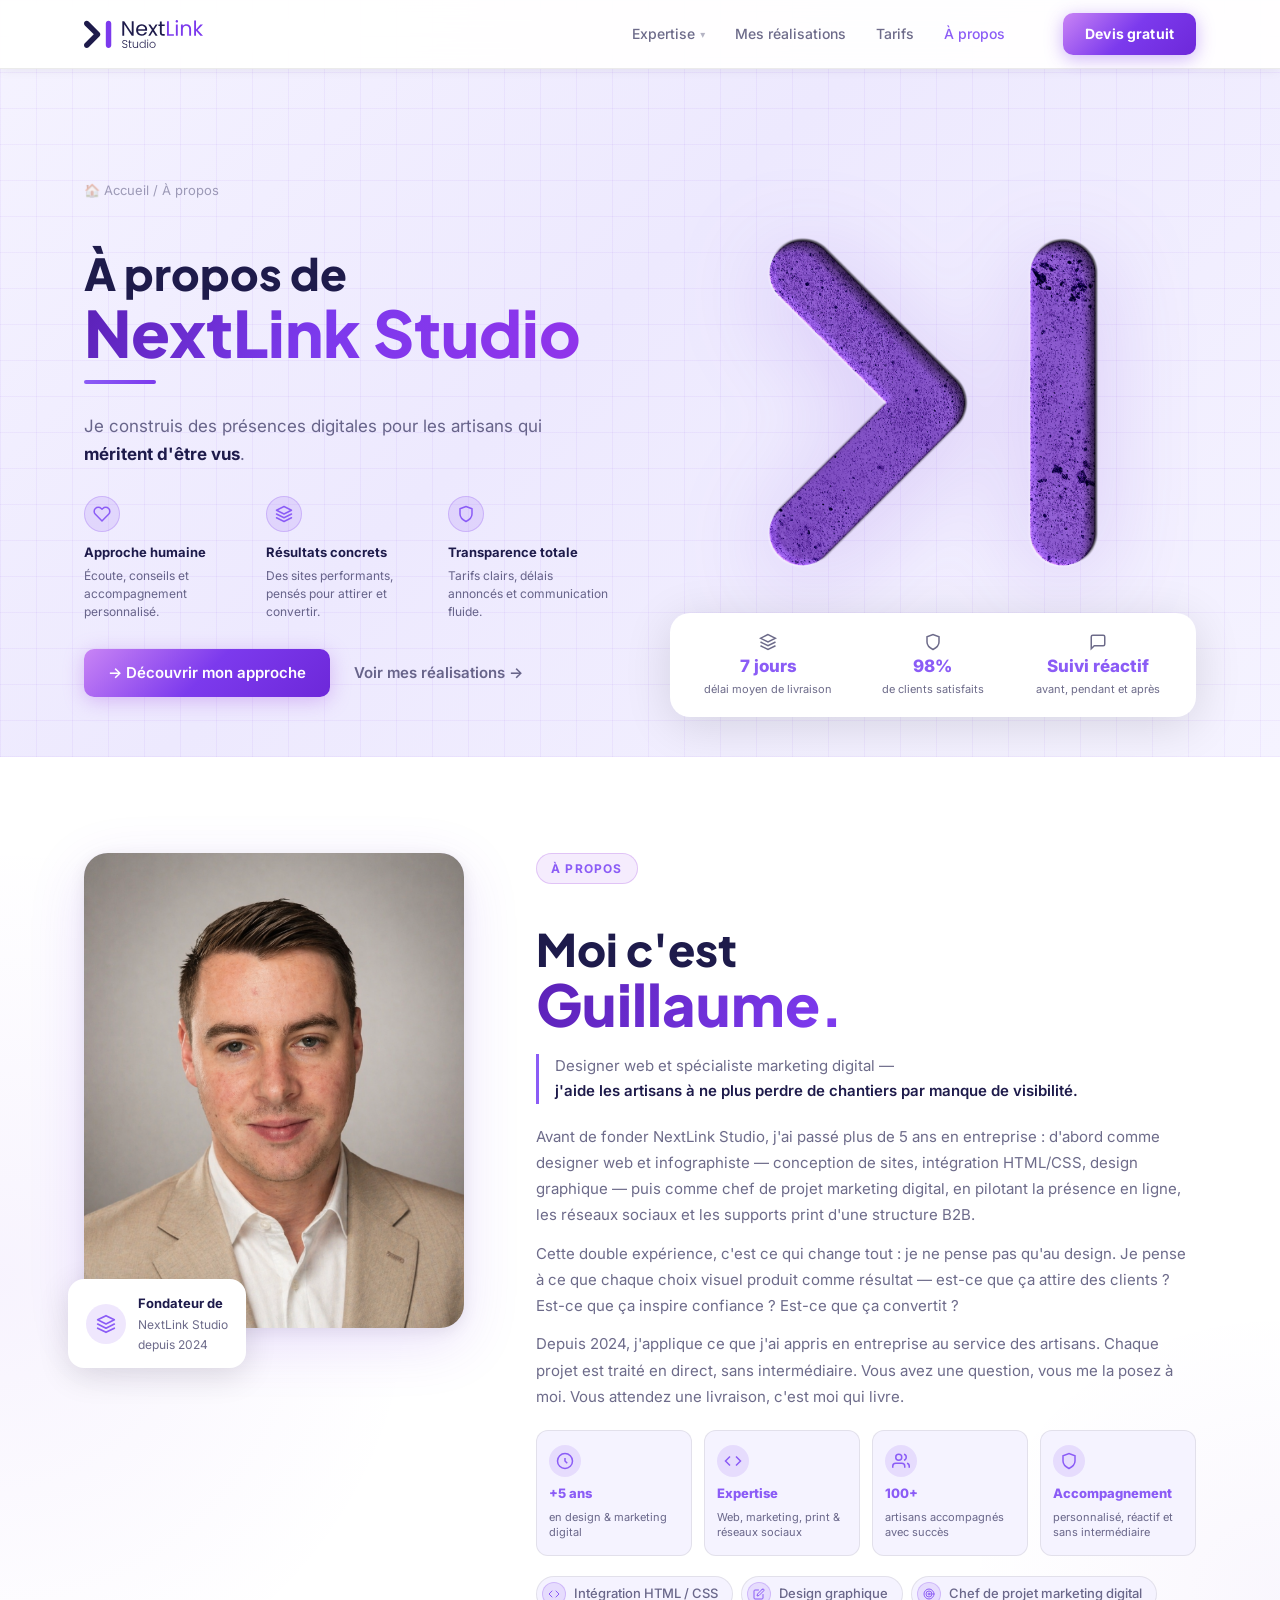
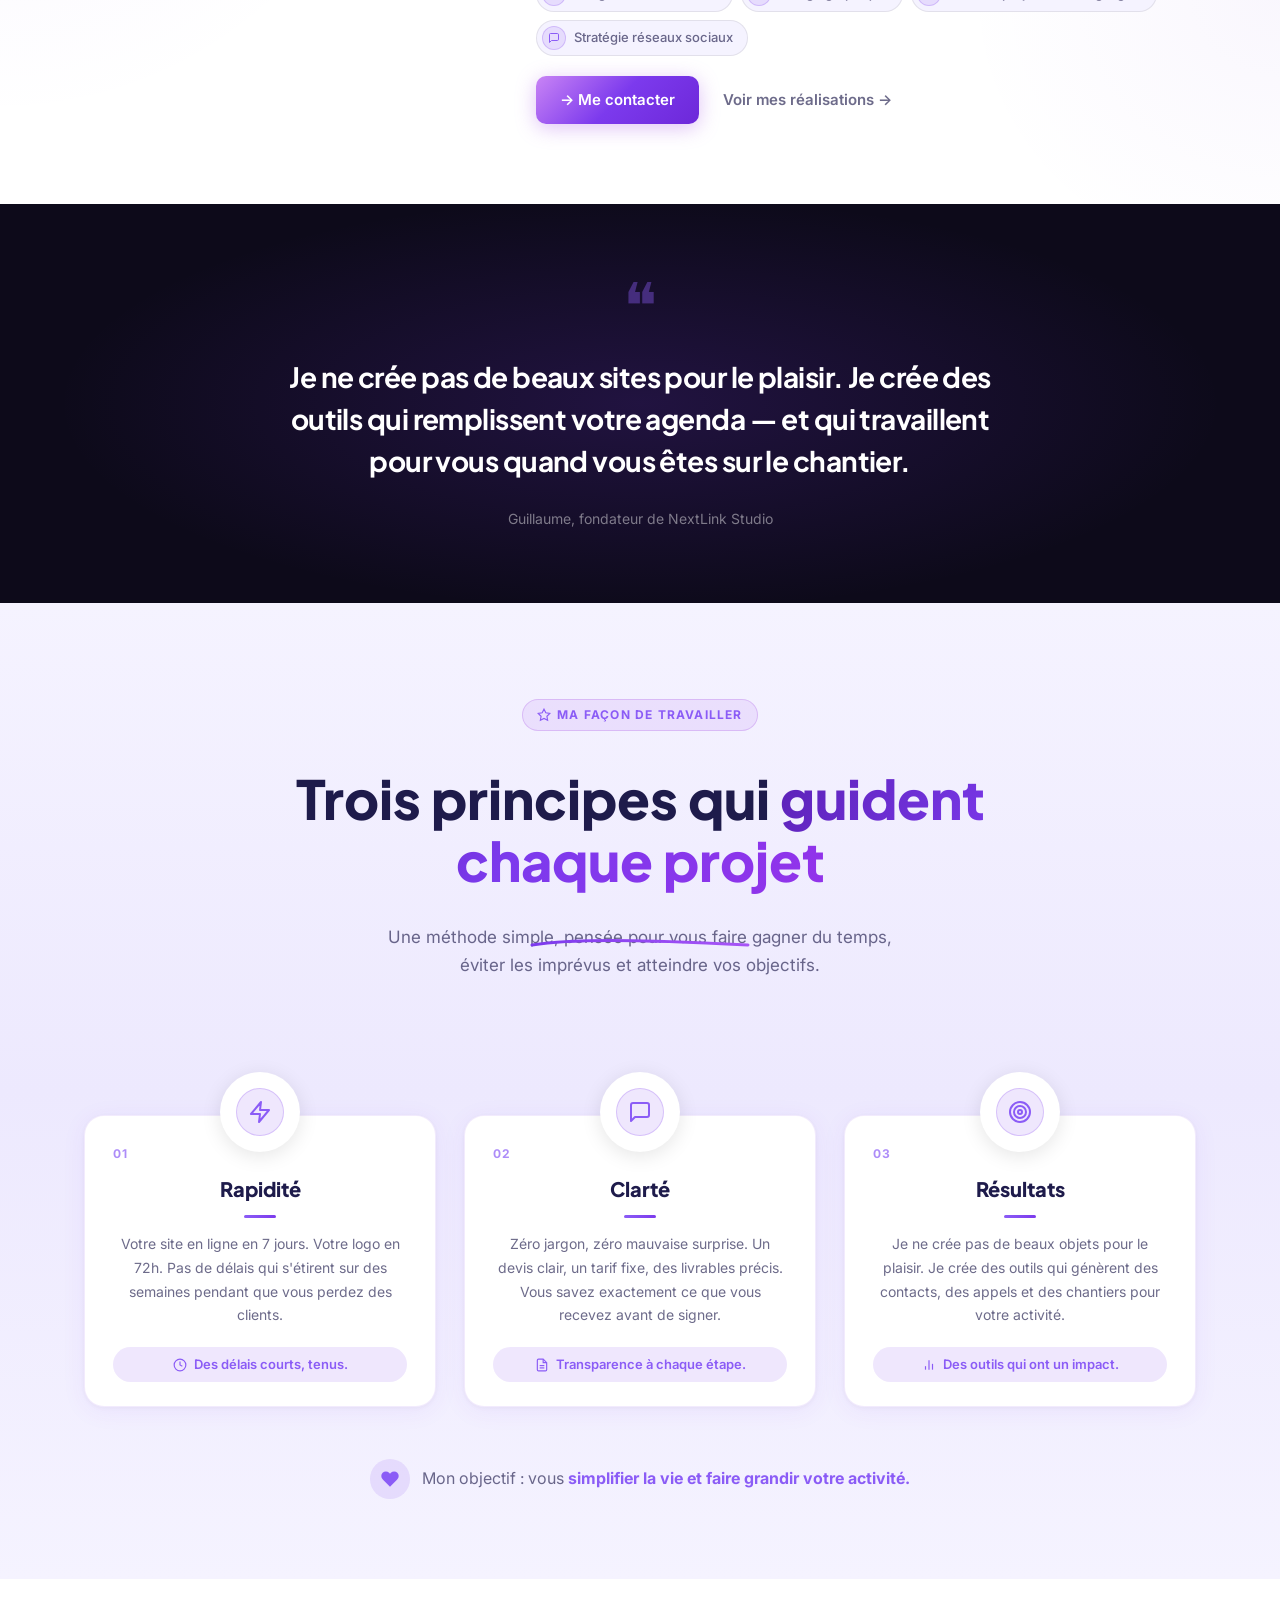
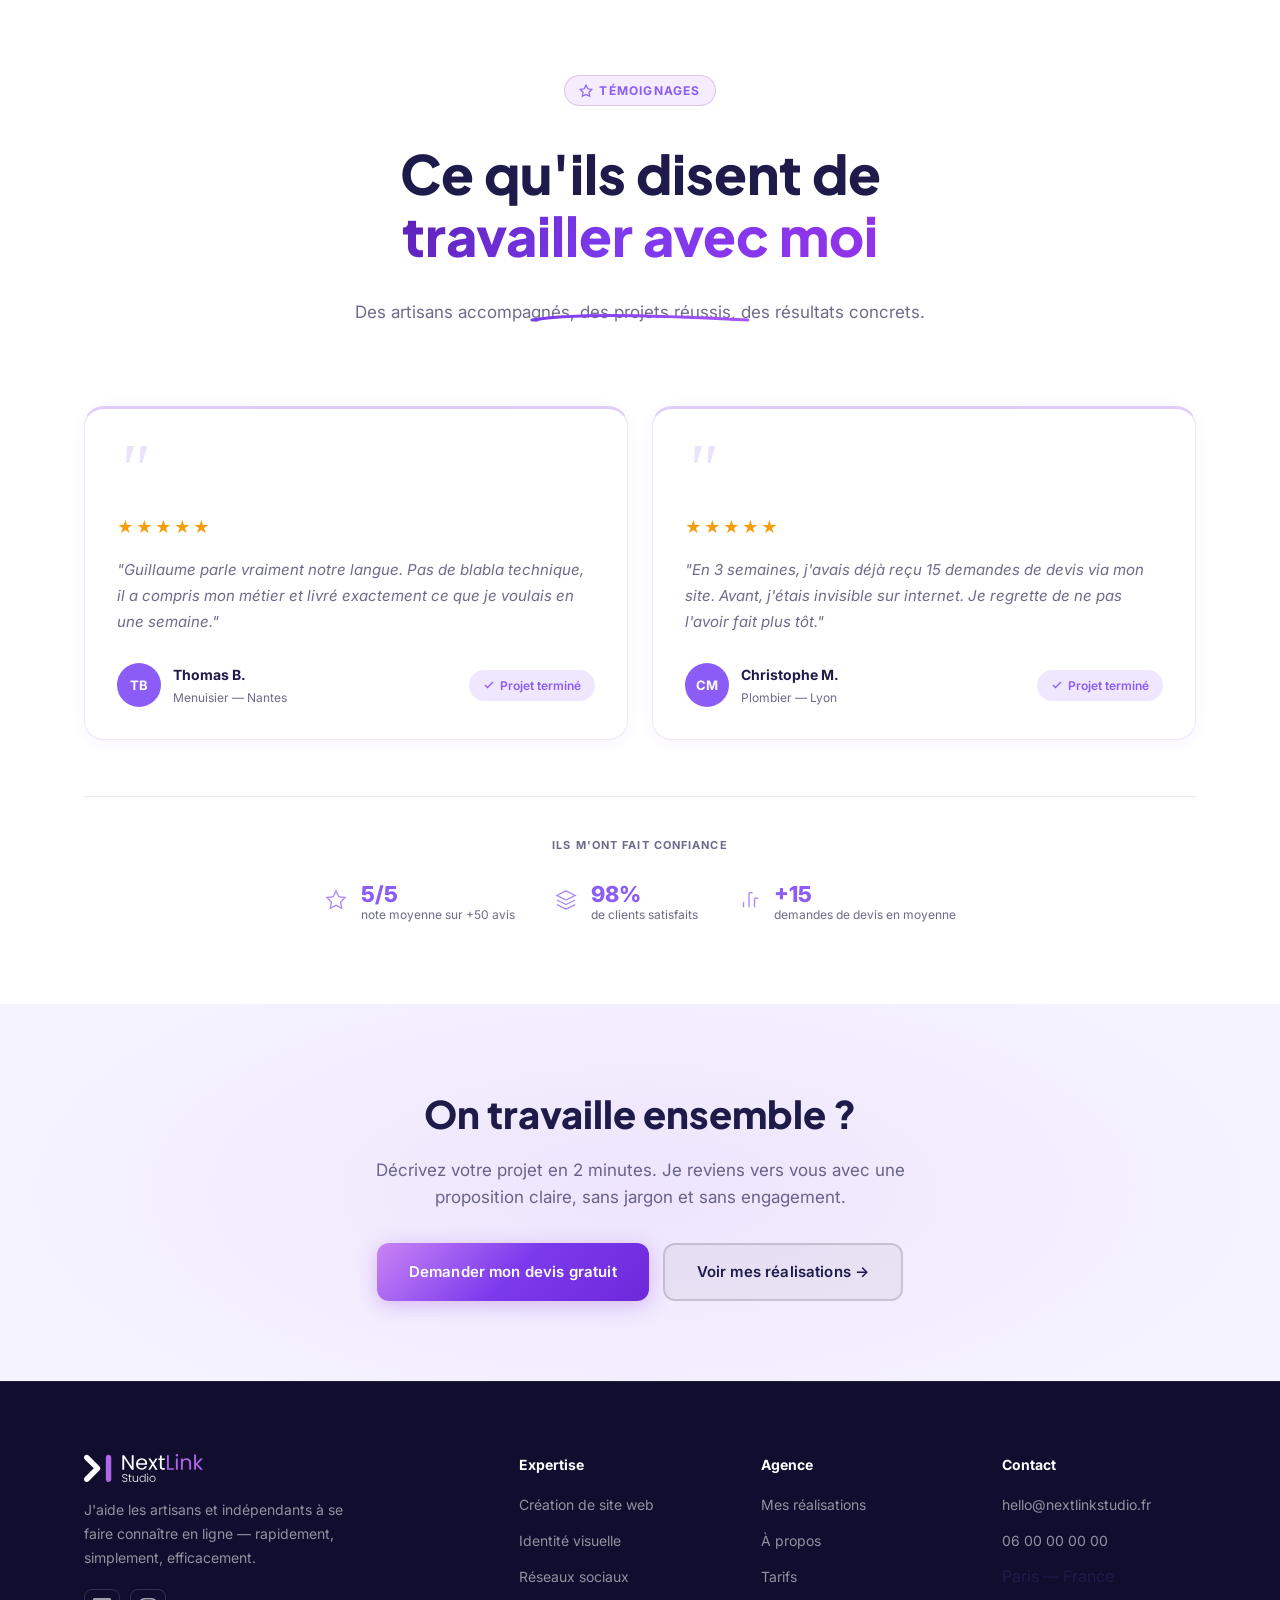
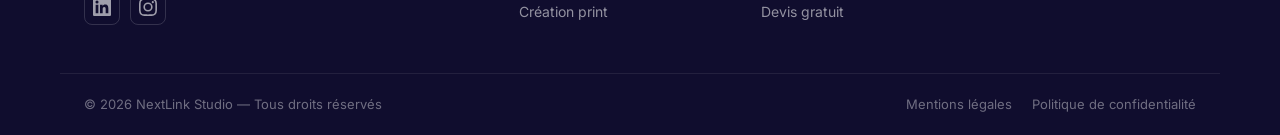
<file: a-propos.html>
<!DOCTYPE html>
<html lang="fr">
<head>
  <meta charset="UTF-8" />
  <meta name="viewport" content="width=device-width, initial-scale=1.0" />
  <title>À propos — NextLink Studio</title>
  <meta name="description" content="Je m'appelle Guillaume. J'aide les artisans et indépendants à se faire connaître en ligne — rapidement, sans prise de tête, à un prix juste." />
  <link rel="preconnect" href="https://fonts.googleapis.com" />
  <link rel="preconnect" href="https://fonts.gstatic.com" crossorigin />
  <link href="https://fonts.googleapis.com/css2?family=Inter:wght@400;500;600;700;800&family=Plus+Jakarta+Sans:wght@600;700;800;900&display=swap" rel="stylesheet" />
  <link rel="stylesheet" href="style.css" />
</head>
<body>

  <!-- NAVIGATION -->
  <header class="nav-wrapper">
    <nav class="nav container">
      <a href="index.html" class="logo">
        <img src="logo.svg" alt="NextLink Studio">
      </a>
      <ul class="nav-links">
        <li class="nav-dropdown">
          <a href="expertise.html" class="nav-has-dropdown">Expertise <span class="nav-arrow">▾</span></a>
          <div class="dropdown-menu">
            <div class="dropdown-menu-inner">
              <div class="dm-header">Mes expertises</div>
              <a href="site-web.html" class="dropdown-item di-web">
                <div class="di-icon-wrap"><svg xmlns="http://www.w3.org/2000/svg" width="16" height="16" viewBox="0 0 24 24" fill="none" stroke="currentColor" stroke-width="2" stroke-linecap="round" stroke-linejoin="round"><circle cx="12" cy="12" r="10"/><line x1="2" y1="12" x2="22" y2="12"/><path d="M12 2a15.3 15.3 0 0 1 4 10 15.3 15.3 0 0 1-4 10 15.3 15.3 0 0 1-4-10 15.3 15.3 0 0 1 4-10z"/></svg></div>
                <div class="di-text"><strong>Création de site web</strong><small>Design sur mesure, livré en 7 jours</small></div>
                <span class="di-arrow">→</span>
              </a>
              <a href="identite-visuelle.html" class="dropdown-item di-design">
                <div class="di-icon-wrap"><svg xmlns="http://www.w3.org/2000/svg" width="16" height="16" viewBox="0 0 24 24" fill="none" stroke="currentColor" stroke-width="2" stroke-linecap="round" stroke-linejoin="round"><path d="M11 4H4a2 2 0 0 0-2 2v14a2 2 0 0 0 2 2h14a2 2 0 0 0 2-2v-7"/><path d="M18.5 2.5a2.121 2.121 0 0 1 3 3L12 15l-4 1 1-4 9.5-9.5z"/></svg></div>
                <div class="di-text"><strong>Identité visuelle</strong><small>Logo, charte graphique, supports</small></div>
                <span class="di-arrow">→</span>
              </a>
              <a href="posts-linkedin.html" class="dropdown-item di-linkedin">
                <div class="di-icon-wrap"><svg xmlns="http://www.w3.org/2000/svg" width="16" height="16" viewBox="0 0 24 24" fill="none" stroke="currentColor" stroke-width="2" stroke-linecap="round" stroke-linejoin="round"><rect x="5" y="2" width="14" height="20" rx="2" ry="2"/><line x1="12" y1="18" x2="12.01" y2="18"/></svg></div>
                <div class="di-text"><strong>Réseaux sociaux</strong><small>Contenus et visuels pour vos réseaux</small></div>
                <span class="di-arrow">→</span>
              </a>
              <a href="creation-print.html" class="dropdown-item di-print">
                <div class="di-icon-wrap"><svg xmlns="http://www.w3.org/2000/svg" width="16" height="16" viewBox="0 0 24 24" fill="none" stroke="currentColor" stroke-width="2" stroke-linecap="round" stroke-linejoin="round"><polyline points="6 9 6 2 18 2 18 9"/><path d="M6 18H4a2 2 0 0 1-2-2v-5a2 2 0 0 1 2-2h16a2 2 0 0 1 2 2v5a2 2 0 0 1-2 2h-2"/><rect x="6" y="14" width="12" height="8"/></svg></div>
                <div class="di-text"><strong>Création print</strong><small>Flyers, kakémonos, cartes de visite</small></div>
                <span class="di-arrow">→</span>
              </a>
              <div class="dm-footer"><a href="expertise.html">Voir toutes mes expertises →</a></div>
            </div>
          </div>
        </li>
        <li><a href="realisations.html">Mes réalisations</a></li>
        <li><a href="tarifs.html">Tarifs</a></li>
        <li><a href="a-propos.html" class="active">À propos</a></li>
      </ul>
      <a href="devis.html" class="btn btn-primary nav-cta">Devis gratuit</a>
      <button class="menu-toggle" aria-label="Menu" onclick="toggleMenu()">
        <span></span><span></span><span></span>
      </button>
    </nav>
  </header>
  <div class="nav-mobile" id="navMobile">
    <div class="nav-mobile-inner">
      <div class="nav-mobile-nav">
        <div class="nav-mobile-group">
          <button class="nav-mobile-toggle" onclick="toggleExpertise(this)">
            <span class="nav-mobile-toggle-left"><span class="nm-num">01</span>Expertise</span>
            <span class="nav-mobile-arrow">▾</span>
          </button>
          <div class="nav-mobile-submenu"><div class="nav-mobile-submenu-inner">
            <a href="site-web.html" onclick="toggleMenu()"><span class="nm-service-icon">🌐</span>Création de site web</a>
            <a href="identite-visuelle.html" onclick="toggleMenu()"><span class="nm-service-icon">🎨</span>Identité visuelle</a>
            <a href="posts-linkedin.html" onclick="toggleMenu()"><span class="nm-service-icon">📱</span>Réseaux sociaux</a>
            <a href="creation-print.html" onclick="toggleMenu()"><span class="nm-service-icon">🖨️</span>Création print</a>
          </div></div>
        </div>
        <a href="realisations.html" onclick="toggleMenu()"><span class="nm-num">02</span>Mes réalisations</a>
        <a href="tarifs.html" onclick="toggleMenu()"><span class="nm-num">03</span>Tarifs</a>
        <a href="a-propos.html" onclick="toggleMenu()"><span class="nm-num">04</span>À propos</a>
      </div>
      <div class="nav-mobile-cta">
        <a href="devis.html" class="btn btn-primary" onclick="toggleMenu()">Devis gratuit →</a>
        <p class="nav-mobile-tagline">Votre projet mérite le meilleur.</p>
      </div>
    </div>
  </div>

  <!-- PAGE HERO — À PROPOS -->
  <section class="ap-hero">
    <div class="container ap-hero-inner">

      <!-- LEFT -->
      <div class="ap-hero-left">
        <div class="page-breadcrumb"><a href="index.html">🏠 Accueil</a> / <span>À propos</span></div>

        <h1 class="ap-hero-title">
          <span class="ap-hero-title-top">À propos de</span>
          <span class="gradient-text ap-hero-title-name">NextLink Studio</span>
          <span class="ap-hero-underline"></span>
        </h1>

        <p class="ap-hero-sub">Je construis des présences digitales pour les artisans qui <strong>méritent d'être vus</strong>.</p>

        <div class="ap-hero-features">
          <div class="ap-hero-feature">
            <div class="ap-feature-icon">
              <svg xmlns="http://www.w3.org/2000/svg" width="18" height="18" viewBox="0 0 24 24" fill="none" stroke="currentColor" stroke-width="2" stroke-linecap="round" stroke-linejoin="round"><path d="M20.84 4.61a5.5 5.5 0 0 0-7.78 0L12 5.67l-1.06-1.06a5.5 5.5 0 0 0-7.78 7.78l1.06 1.06L12 21.23l7.78-7.78 1.06-1.06a5.5 5.5 0 0 0 0-7.78z"></path></svg>
            </div>
            <div class="ap-feature-body">
              <strong>Approche humaine</strong>
              <p>Écoute, conseils et accompagnement personnalisé.</p>
            </div>
          </div>
          <div class="ap-hero-feature">
            <div class="ap-feature-icon">
              <svg xmlns="http://www.w3.org/2000/svg" width="18" height="18" viewBox="0 0 24 24" fill="none" stroke="currentColor" stroke-width="2" stroke-linecap="round" stroke-linejoin="round"><path d="M12 2L2 7l10 5 10-5-10-5z"/><path d="M2 17l10 5 10-5"/><path d="M2 12l10 5 10-5"/></svg>
            </div>
            <div class="ap-feature-body">
              <strong>Résultats concrets</strong>
              <p>Des sites performants, pensés pour attirer et convertir.</p>
            </div>
          </div>
          <div class="ap-hero-feature">
            <div class="ap-feature-icon">
              <svg xmlns="http://www.w3.org/2000/svg" width="18" height="18" viewBox="0 0 24 24" fill="none" stroke="currentColor" stroke-width="2" stroke-linecap="round" stroke-linejoin="round"><path d="M12 22s8-4 8-10V5l-8-3-8 3v7c0 6 8 10 8 10z"/></svg>
            </div>
            <div class="ap-feature-body">
              <strong>Transparence totale</strong>
              <p>Tarifs clairs, délais annoncés et communication fluide.</p>
            </div>
          </div>
        </div>

        <div class="ap-hero-actions">
          <a href="#about-section" class="btn btn-primary">→ Découvrir mon approche</a>
          <a href="realisations.html" class="sw-hero-link">Voir mes réalisations →</a>
        </div>
      </div>

      <!-- RIGHT -->
      <div class="ap-hero-right">
        <div class="ap-hero-visual">
          <img src="images/mockup_logo_fav.png" alt="NextLink Studio — création digitale" class="ap-hero-img" />
        </div>
        <div class="ap-hero-stats-card">
          <div class="ap-hero-stat">
            <span class="ap-stat-icon">
              <svg xmlns="http://www.w3.org/2000/svg" width="18" height="18" viewBox="0 0 24 24" fill="none" stroke="currentColor" stroke-width="2"><path d="M12 2L2 7l10 5 10-5-10-5z"/><path d="M2 17l10 5 10-5"/><path d="M2 12l10 5 10-5"/></svg>
            </span>
            <strong>7 jours</strong>
            <span>délai moyen de livraison</span>
          </div>
          <div class="ap-hero-stat">
            <span class="ap-stat-icon">
              <svg xmlns="http://www.w3.org/2000/svg" width="18" height="18" viewBox="0 0 24 24" fill="none" stroke="currentColor" stroke-width="2"><path d="M12 22s8-4 8-10V5l-8-3-8 3v7c0 6 8 10 8 10z"/></svg>
            </span>
            <strong>98%</strong>
            <span>de clients satisfaits</span>
          </div>
          <div class="ap-hero-stat">
            <span class="ap-stat-icon">
              <svg xmlns="http://www.w3.org/2000/svg" width="18" height="18" viewBox="0 0 24 24" fill="none" stroke="currentColor" stroke-width="2"><path d="M21 15a2 2 0 0 1-2 2H7l-4 4V5a2 2 0 0 1 2-2h14a2 2 0 0 1 2 2z"/></svg>
            </span>
            <strong>Suivi réactif</strong>
            <span>avant, pendant et après</span>
          </div>
        </div>
      </div>

    </div>
  </section>

  <!-- ABOUT PRINCIPAL -->
  <section class="about-section" id="about-section">
    <div class="container">
      <div class="ab-grid">

        <!-- PHOTO -->
        <div class="ab-photo-col">
          <div class="ab-photo-card">
            <div class="ab-photo-dots"></div>
            <img src="images/guillaume.png" alt="Guillaume — NextLink Studio" class="ab-photo" />
          </div>
          <div class="ab-founder-badge">
            <div class="ab-founder-icon">
              <svg xmlns="http://www.w3.org/2000/svg" width="20" height="20" viewBox="0 0 24 24" fill="none" stroke="currentColor" stroke-width="2" stroke-linecap="round" stroke-linejoin="round"><path d="M12 2L2 7l10 5 10-5-10-5z"/><path d="M2 17l10 5 10-5"/><path d="M2 12l10 5 10-5"/></svg>
            </div>
            <div class="ab-founder-text">
              <strong>Fondateur de</strong>
              <span>NextLink Studio</span>
              <span>depuis 2024</span>
            </div>
          </div>
        </div>

        <!-- TEXT -->
        <div class="ab-text-col">
          <div class="section-badge">À propos</div>

          <h2 class="ab-heading">
            <span class="ab-heading-top">Moi c'est</span>
            <span class="gradient-text ab-heading-name">Guillaume.</span>
          </h2>

          <blockquote class="ab-lead-quote">
            Designer web et spécialiste marketing digital —<br />
            <strong>j'aide les artisans à ne plus perdre de chantiers par manque de visibilité.</strong>
          </blockquote>

          <div class="ab-paragraphs">
            <p>Avant de fonder NextLink Studio, j'ai passé plus de 5 ans en entreprise : d'abord comme designer web et infographiste — conception de sites, intégration HTML/CSS, design graphique — puis comme chef de projet marketing digital, en pilotant la présence en ligne, les réseaux sociaux et les supports print d'une structure B2B.</p>
            <p>Cette double expérience, c'est ce qui change tout : je ne pense pas qu'au design. Je pense à ce que chaque choix visuel produit comme résultat — est-ce que ça attire des clients ? Est-ce que ça inspire confiance ? Est-ce que ça convertit ?</p>
            <p>Depuis 2024, j'applique ce que j'ai appris en entreprise au service des artisans. Chaque projet est traité en direct, sans intermédiaire. Vous avez une question, vous me la posez à moi. Vous attendez une livraison, c'est moi qui livre.</p>
          </div>

          <!-- 4 MINI STATS -->
          <div class="ab-stats">
            <div class="ab-stat">
              <div class="ab-stat-icon">
                <svg xmlns="http://www.w3.org/2000/svg" width="18" height="18" viewBox="0 0 24 24" fill="none" stroke="currentColor" stroke-width="2"><circle cx="12" cy="12" r="10"/><path d="M12 8v4l3 3"/></svg>
              </div>
              <strong>+5 ans</strong>
              <span>en design &amp; marketing digital</span>
            </div>
            <div class="ab-stat">
              <div class="ab-stat-icon">
                <svg xmlns="http://www.w3.org/2000/svg" width="18" height="18" viewBox="0 0 24 24" fill="none" stroke="currentColor" stroke-width="2"><polyline points="16 18 22 12 16 6"/><polyline points="8 6 2 12 8 18"/></svg>
              </div>
              <strong>Expertise</strong>
              <span>Web, marketing, print &amp; réseaux sociaux</span>
            </div>
            <div class="ab-stat">
              <div class="ab-stat-icon">
                <svg xmlns="http://www.w3.org/2000/svg" width="18" height="18" viewBox="0 0 24 24" fill="none" stroke="currentColor" stroke-width="2"><path d="M17 21v-2a4 4 0 0 0-4-4H5a4 4 0 0 0-4 4v2"/><circle cx="9" cy="7" r="4"/><path d="M23 21v-2a4 4 0 0 0-3-3.87"/><path d="M16 3.13a4 4 0 0 1 0 7.75"/></svg>
              </div>
              <strong>100+</strong>
              <span>artisans accompagnés avec succès</span>
            </div>
            <div class="ab-stat">
              <div class="ab-stat-icon">
                <svg xmlns="http://www.w3.org/2000/svg" width="18" height="18" viewBox="0 0 24 24" fill="none" stroke="currentColor" stroke-width="2"><path d="M12 22s8-4 8-10V5l-8-3-8 3v7c0 6 8 10 8 10z"/></svg>
              </div>
              <strong>Accompagnement</strong>
              <span>personnalisé, réactif et sans intermédiaire</span>
            </div>
          </div>

          <!-- SKILL PILLS -->
          <div class="ab-skills">
            <span class="ab-skill"><span class="ab-skill-icon"><svg xmlns="http://www.w3.org/2000/svg" width="12" height="12" viewBox="0 0 24 24" fill="none" stroke="currentColor" stroke-width="2" stroke-linecap="round" stroke-linejoin="round"><polyline points="16 18 22 12 16 6"/><polyline points="8 6 2 12 8 18"/></svg></span> Intégration HTML / CSS</span>
            <span class="ab-skill"><span class="ab-skill-icon"><svg xmlns="http://www.w3.org/2000/svg" width="12" height="12" viewBox="0 0 24 24" fill="none" stroke="currentColor" stroke-width="2" stroke-linecap="round" stroke-linejoin="round"><path d="M11 4H4a2 2 0 0 0-2 2v14a2 2 0 0 0 2 2h14a2 2 0 0 0 2-2v-7"/><path d="M18.5 2.5a2.121 2.121 0 0 1 3 3L12 15l-4 1 1-4 9.5-9.5z"/></svg></span> Design graphique</span>
            <span class="ab-skill"><span class="ab-skill-icon"><svg xmlns="http://www.w3.org/2000/svg" width="12" height="12" viewBox="0 0 24 24" fill="none" stroke="currentColor" stroke-width="2" stroke-linecap="round" stroke-linejoin="round"><circle cx="12" cy="12" r="10"/><circle cx="12" cy="12" r="6"/><circle cx="12" cy="12" r="2"/></svg></span> Chef de projet marketing digital</span>
            <span class="ab-skill"><span class="ab-skill-icon"><svg xmlns="http://www.w3.org/2000/svg" width="12" height="12" viewBox="0 0 24 24" fill="none" stroke="currentColor" stroke-width="2" stroke-linecap="round" stroke-linejoin="round"><path d="M21 15a2 2 0 0 1-2 2H7l-4 4V5a2 2 0 0 1 2-2h14a2 2 0 0 1 2 2z"/></svg></span> Stratégie réseaux sociaux</span>
          </div>

          <!-- CTAs -->
          <div class="ab-actions">
            <a href="devis.html" class="btn btn-primary">→ Me contacter</a>
            <a href="realisations.html" class="sw-hero-link">Voir mes réalisations →</a>
          </div>
        </div>

      </div>
    </div>
  </section>

  <!-- CITATION -->
  <section class="about-quote-section">
    <div class="container">
      <blockquote class="about-quote">
        <span class="about-quote-mark">❝</span>
        <p>Je ne crée pas de beaux sites pour le plaisir. Je crée des outils qui remplissent votre agenda — et qui travaillent pour vous quand vous êtes sur le chantier.</p>
        <cite>Guillaume, fondateur de NextLink Studio</cite>
      </blockquote>
    </div>
  </section>

  <!-- VALEURS -->
  <section class="av-section">
    <div class="container">

      <!-- Header -->
      <div class="av-header">
        <div class="section-badge">
          <svg xmlns="http://www.w3.org/2000/svg" width="14" height="14" viewBox="0 0 24 24" fill="none" stroke="currentColor" stroke-width="2"><path d="M12 2l3.09 6.26L22 9.27l-5 4.87 1.18 6.88L12 17.77l-6.18 3.25L7 14.14 2 9.27l6.91-1.01L12 2z"/></svg>
          Ma façon de travailler
        </div>
        <h2 class="av-title">
          Trois principes qui <span class="gradient-text">guident<br>chaque projet</span>
          <span class="av-title-underline">
            <svg viewBox="0 0 220 12" fill="none" xmlns="http://www.w3.org/2000/svg" preserveAspectRatio="none"><path d="M2 9 C40 3, 100 3, 218 9" stroke="url(#ugrad)" stroke-width="3" stroke-linecap="round"/><defs><linearGradient id="ugrad" x1="0" y1="0" x2="1" y2="0"><stop offset="0%" stop-color="#7c3aed"/><stop offset="100%" stop-color="#a855f7"/></linearGradient></defs></svg>
          </span>
        </h2>
        <p class="av-subtitle">Une méthode simple, pensée pour vous faire gagner du temps,<br>éviter les imprévus et atteindre vos objectifs.</p>
      </div>

      <!-- Cards -->
      <div class="av-grid">

        <div class="av-card">
          <div class="av-card-icon-wrap">
            <div class="av-card-icon"><svg xmlns="http://www.w3.org/2000/svg" width="24" height="24" viewBox="0 0 24 24" fill="none" stroke="currentColor" stroke-width="2" stroke-linecap="round" stroke-linejoin="round"><polygon points="13 2 3 14 12 14 11 22 21 10 12 10 13 2"/></svg></div>
          </div>
          <span class="av-card-num">01</span>
          <h3 class="av-card-title">Rapidité</h3>
          <div class="av-card-line"></div>
          <p>Votre site en ligne en 7 jours. Votre logo en 72h. Pas de délais qui s'étirent sur des semaines pendant que vous perdez des clients.</p>
          <div class="av-card-tag">
            <svg xmlns="http://www.w3.org/2000/svg" width="14" height="14" viewBox="0 0 24 24" fill="none" stroke="currentColor" stroke-width="2"><circle cx="12" cy="12" r="10"/><polyline points="12 6 12 12 16 14"/></svg>
            Des délais courts, tenus.
          </div>
        </div>

        <div class="av-card">
          <div class="av-card-icon-wrap">
            <div class="av-card-icon"><svg xmlns="http://www.w3.org/2000/svg" width="24" height="24" viewBox="0 0 24 24" fill="none" stroke="currentColor" stroke-width="2" stroke-linecap="round" stroke-linejoin="round"><path d="M21 15a2 2 0 0 1-2 2H7l-4 4V5a2 2 0 0 1 2-2h14a2 2 0 0 1 2 2z"/></svg></div>
          </div>
          <span class="av-card-num">02</span>
          <h3 class="av-card-title">Clarté</h3>
          <div class="av-card-line"></div>
          <p>Zéro jargon, zéro mauvaise surprise. Un devis clair, un tarif fixe, des livrables précis. Vous savez exactement ce que vous recevez avant de signer.</p>
          <div class="av-card-tag">
            <svg xmlns="http://www.w3.org/2000/svg" width="14" height="14" viewBox="0 0 24 24" fill="none" stroke="currentColor" stroke-width="2"><path d="M14 2H6a2 2 0 0 0-2 2v16a2 2 0 0 0 2 2h12a2 2 0 0 0 2-2V8z"/><polyline points="14 2 14 8 20 8"/><line x1="16" y1="13" x2="8" y2="13"/><line x1="16" y1="17" x2="8" y2="17"/></svg>
            Transparence à chaque étape.
          </div>
        </div>

        <div class="av-card">
          <div class="av-card-icon-wrap">
            <div class="av-card-icon"><svg xmlns="http://www.w3.org/2000/svg" width="24" height="24" viewBox="0 0 24 24" fill="none" stroke="currentColor" stroke-width="2" stroke-linecap="round" stroke-linejoin="round"><circle cx="12" cy="12" r="10"/><circle cx="12" cy="12" r="6"/><circle cx="12" cy="12" r="2"/></svg></div>
          </div>
          <span class="av-card-num">03</span>
          <h3 class="av-card-title">Résultats</h3>
          <div class="av-card-line"></div>
          <p>Je ne crée pas de beaux objets pour le plaisir. Je crée des outils qui génèrent des contacts, des appels et des chantiers pour votre activité.</p>
          <div class="av-card-tag">
            <svg xmlns="http://www.w3.org/2000/svg" width="14" height="14" viewBox="0 0 24 24" fill="none" stroke="currentColor" stroke-width="2"><line x1="18" y1="20" x2="18" y2="10"/><line x1="12" y1="20" x2="12" y2="4"/><line x1="6" y1="20" x2="6" y2="14"/></svg>
            Des outils qui ont un impact.
          </div>
        </div>

      </div>

      <!-- Tagline -->
      <div class="av-tagline">
        <div class="av-tagline-icon">
          <svg xmlns="http://www.w3.org/2000/svg" width="20" height="20" viewBox="0 0 24 24" fill="currentColor"><path d="M20.84 4.61a5.5 5.5 0 0 0-7.78 0L12 5.67l-1.06-1.06a5.5 5.5 0 0 0-7.78 7.78l1.06 1.06L12 21.23l7.78-7.78 1.06-1.06a5.5 5.5 0 0 0 0-7.78z"/></svg>
        </div>
        <p>Mon objectif : vous <strong>simplifier la vie et faire grandir votre activité.</strong></p>
      </div>

    </div>
  </section>

  <!-- TÉMOIGNAGES -->
  <section class="at-section">
    <div class="container">

      <!-- Header -->
      <div class="av-header">
        <div class="section-badge">
          <svg xmlns="http://www.w3.org/2000/svg" width="14" height="14" viewBox="0 0 24 24" fill="none" stroke="currentColor" stroke-width="2"><polygon points="12 2 15.09 8.26 22 9.27 17 14.14 18.18 21.02 12 17.77 5.82 21.02 7 14.14 2 9.27 8.91 8.26 12 2"/></svg>
          Témoignages
        </div>
        <h2 class="av-title">
          Ce qu'ils disent de<br><span class="gradient-text">travailler avec moi</span>
          <span class="av-title-underline">
            <svg viewBox="0 0 220 12" fill="none" xmlns="http://www.w3.org/2000/svg" preserveAspectRatio="none"><path d="M2 9 C40 3, 100 3, 218 9" stroke="url(#ugrad2)" stroke-width="3" stroke-linecap="round"/><defs><linearGradient id="ugrad2" x1="0" y1="0" x2="1" y2="0"><stop offset="0%" stop-color="#7c3aed"/><stop offset="100%" stop-color="#a855f7"/></linearGradient></defs></svg>
          </span>
        </h2>
        <p class="av-subtitle">Des artisans accompagnés, des projets réussis, des résultats concrets.</p>
      </div>

      <!-- Cards -->
      <div class="at-grid">

        <div class="at-card">
          <div class="at-quote-mark">"</div>
          <div class="at-stars">★★★★★</div>
          <p class="at-text">"Guillaume parle vraiment notre langue. Pas de blabla technique, il a compris mon métier et livré exactement ce que je voulais en une semaine."</p>
          <div class="at-footer">
            <div class="at-author">
              <div class="at-avatar">TB</div>
              <div class="at-author-info">
                <strong>Thomas B.</strong>
                <span>Menuisier — Nantes</span>
              </div>
            </div>
            <div class="at-badge">
              <svg xmlns="http://www.w3.org/2000/svg" width="12" height="12" viewBox="0 0 24 24" fill="none" stroke="currentColor" stroke-width="2.5"><polyline points="20 6 9 17 4 12"/></svg>
              Projet terminé
            </div>
          </div>
        </div>

        <div class="at-card">
          <div class="at-quote-mark">"</div>
          <div class="at-stars">★★★★★</div>
          <p class="at-text">"En 3 semaines, j'avais déjà reçu 15 demandes de devis via mon site. Avant, j'étais invisible sur internet. Je regrette de ne pas l'avoir fait plus tôt."</p>
          <div class="at-footer">
            <div class="at-author">
              <div class="at-avatar">CM</div>
              <div class="at-author-info">
                <strong>Christophe M.</strong>
                <span>Plombier — Lyon</span>
              </div>
            </div>
            <div class="at-badge">
              <svg xmlns="http://www.w3.org/2000/svg" width="12" height="12" viewBox="0 0 24 24" fill="none" stroke="currentColor" stroke-width="2.5"><polyline points="20 6 9 17 4 12"/></svg>
              Projet terminé
            </div>
          </div>
        </div>

      </div>

      <!-- Stats bar -->
      <div class="at-stats-wrap">
        <div class="at-stats-label">ILS M'ONT FAIT CONFIANCE</div>
        <div class="at-stats">
          <div class="at-stat">
            <span class="at-stat-icon">
              <svg xmlns="http://www.w3.org/2000/svg" width="22" height="22" viewBox="0 0 24 24" fill="none" stroke="currentColor" stroke-width="1.5"><polygon points="12 2 15.09 8.26 22 9.27 17 14.14 18.18 21.02 12 17.77 5.82 21.02 7 14.14 2 9.27 8.91 8.26 12 2"/></svg>
            </span>
            <div class="at-stat-body">
              <strong>5/5</strong>
              <span>note moyenne sur +50 avis</span>
            </div>
          </div>
          <div class="at-stat">
            <span class="at-stat-icon">
              <svg xmlns="http://www.w3.org/2000/svg" width="22" height="22" viewBox="0 0 24 24" fill="none" stroke="currentColor" stroke-width="1.5"><path d="M12 2L2 7l10 5 10-5-10-5z"/><path d="M2 17l10 5 10-5"/><path d="M2 12l10 5 10-5"/></svg>
            </span>
            <div class="at-stat-body">
              <strong>98%</strong>
              <span>de clients satisfaits</span>
            </div>
          </div>
          <div class="at-stat">
            <span class="at-stat-icon">
              <svg xmlns="http://www.w3.org/2000/svg" width="22" height="22" viewBox="0 0 24 24" fill="none" stroke="currentColor" stroke-width="1.5"><line x1="18" y1="20" x2="18" y2="10"/><line x1="12" y1="20" x2="12" y2="4"/><line x1="6" y1="20" x2="6" y2="14"/><polyline points="18 10 22 10"/><polyline points="12 4 16 4"/></svg>
            </span>
            <div class="at-stat-body">
              <strong>+15</strong>
              <span>demandes de devis en moyenne</span>
            </div>
          </div>
        </div>
      </div>

    </div>
  </section>

  <!-- CTA FINAL -->
  <section class="page-cta">
    <div class="container">
      <div class="page-cta-inner">
        <h2>On travaille ensemble ?</h2>
        <p>Décrivez votre projet en 2 minutes. Je reviens vers vous avec une proposition claire, sans jargon et sans engagement.</p>
        <div class="page-cta-actions">
          <a href="devis.html" class="btn btn-primary btn-lg">Demander mon devis gratuit</a>
          <a href="realisations.html" class="btn btn-ghost btn-lg">Voir mes réalisations →</a>
        </div>
      </div>
    </div>
  </section>

  <!-- FOOTER -->
  <footer class="footer">
    <div class="container footer-inner">
      <div class="footer-brand">
        <a href="index.html" class="logo"><img src="logo_nextlink_studio.svg" alt="NextLink Studio"></a>
        <p>J'aide les artisans et indépendants à se faire connaître en ligne — rapidement, simplement, efficacement.</p>
        <div class="footer-social">
          <a href="#" aria-label="LinkedIn">
            <svg xmlns="http://www.w3.org/2000/svg" width="18" height="18" viewBox="0 0 24 24" fill="currentColor">
              <path d="M20.447 20.452h-3.554v-5.569c0-1.328-.027-3.037-1.852-3.037-1.853 0-2.136 1.445-2.136 2.939v5.667H9.351V9h3.414v1.561h.046c.477-.9 1.637-1.85 3.37-1.85 3.601 0 4.267 2.37 4.267 5.455v6.286zM5.337 7.433a2.062 2.062 0 0 1-2.063-2.065 2.064 2.064 0 1 1 2.063 2.065zm1.782 13.019H3.555V9h3.564v11.452zM22.225 0H1.771C.792 0 0 .774 0 1.729v20.542C0 23.227.792 24 1.771 24h20.451C23.2 24 24 23.227 24 22.271V1.729C24 .774 23.2 0 22.222 0h.003z"/>
            </svg>
          </a>
          <a href="#" aria-label="Instagram">
            <svg xmlns="http://www.w3.org/2000/svg" width="18" height="18" viewBox="0 0 24 24" fill="currentColor">
              <path d="M12 2.163c3.204 0 3.584.012 4.85.07 3.252.148 4.771 1.691 4.919 4.919.058 1.265.069 1.645.069 4.849 0 3.205-.012 3.584-.069 4.849-.149 3.225-1.664 4.771-4.919 4.919-1.266.058-1.644.07-4.85.07-3.204 0-3.584-.012-4.849-.07-3.26-.149-4.771-1.699-4.919-4.92-.058-1.265-.07-1.644-.07-4.849 0-3.204.013-3.583.07-4.849.149-3.227 1.664-4.771 4.919-4.919 1.266-.057 1.645-.069 4.849-.069zm0-2.163c-3.259 0-3.667.014-4.947.072-4.358.2-6.78 2.618-6.98 6.98-.059 1.281-.073 1.689-.073 4.948 0 3.259.014 3.668.072 4.948.2 4.358 2.618 6.78 6.98 6.98 1.281.058 1.689.072 4.948.072 3.259 0 3.668-.014 4.948-.072 4.354-.2 6.782-2.618 6.979-6.98.059-1.28.073-1.689.073-4.948 0-3.259-.014-3.667-.072-4.947-.196-4.354-2.617-6.78-6.979-6.98-1.281-.059-1.69-.073-4.949-.073zm0 5.838a6.162 6.162 0 1 0 0 12.324 6.162 6.162 0 0 0 0-12.324zM12 16a4 4 0 1 1 0-8 4 4 0 0 1 0 8zm6.406-11.845a1.44 1.44 0 1 0 0 2.881 1.44 1.44 0 0 0 0-2.881z"/>
            </svg>
          </a>
        </div>
      </div>
      <div class="footer-links">
        <h5>Expertise</h5>
        <ul>
          <li><a href="site-web.html">Création de site web</a></li>
          <li><a href="identite-visuelle.html">Identité visuelle</a></li>
          <li><a href="posts-linkedin.html">Réseaux sociaux</a></li>
          <li><a href="creation-print.html">Création print</a></li>
        </ul>
      </div>
      <div class="footer-links">
        <h5>Agence</h5>
        <ul>
          <li><a href="realisations.html">Mes réalisations</a></li>
          <li><a href="a-propos.html">À propos</a></li>
          <li><a href="tarifs.html">Tarifs</a></li>
          <li><a href="devis.html">Devis gratuit</a></li>
        </ul>
      </div>
      <div class="footer-links">
        <h5>Contact</h5>
        <ul>
          <li><a href="mailto:hello@nextlinkstudio.fr">hello@nextlinkstudio.fr</a></li>
          <li><a href="tel:+33600000000">06 00 00 00 00</a></li>
          <li>Paris — France</li>
        </ul>
      </div>
    </div>
    <div class="footer-bottom container">
      <p>© 2026 NextLink Studio — Tous droits réservés</p>
      <div class="footer-legal">
        <a href="#">Mentions légales</a>
        <a href="#">Politique de confidentialité</a>
      </div>
    </div>
  </footer>

  <script src="app.js"></script>
</body>
</html>
</file>
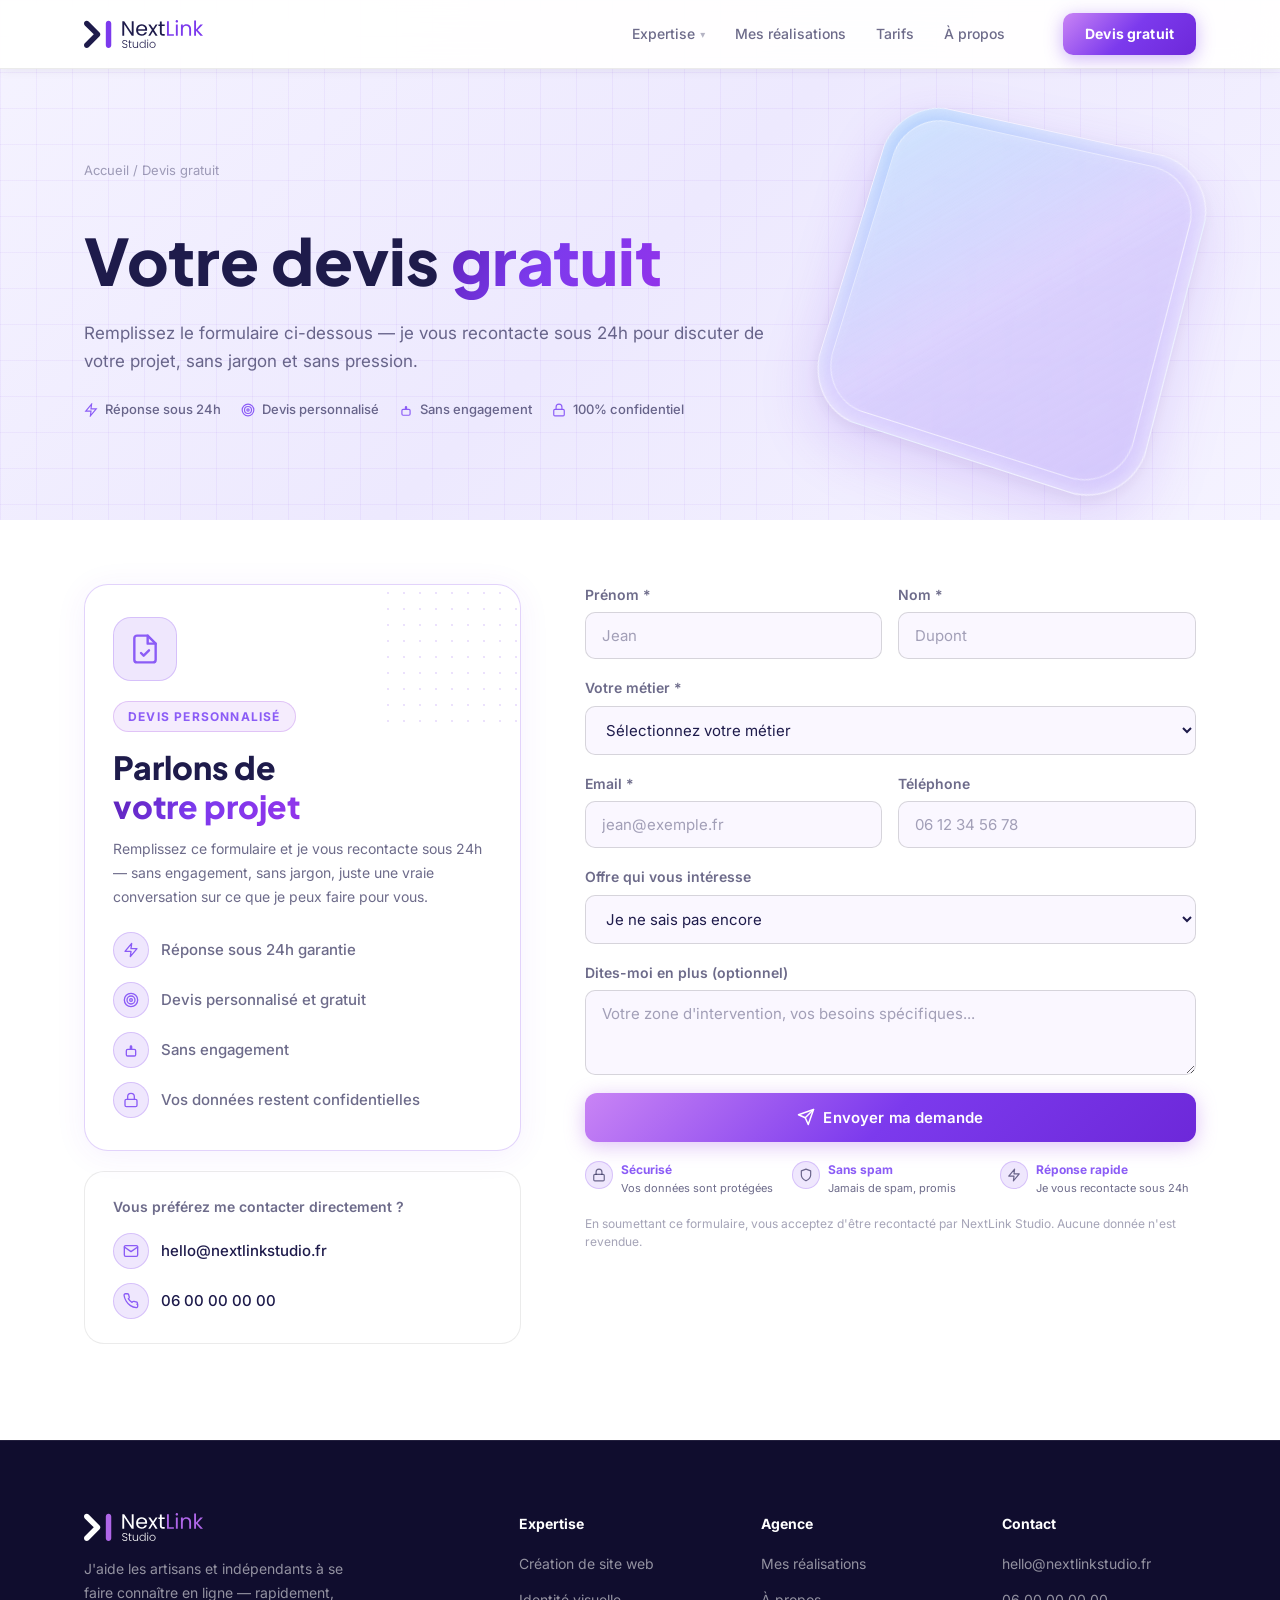
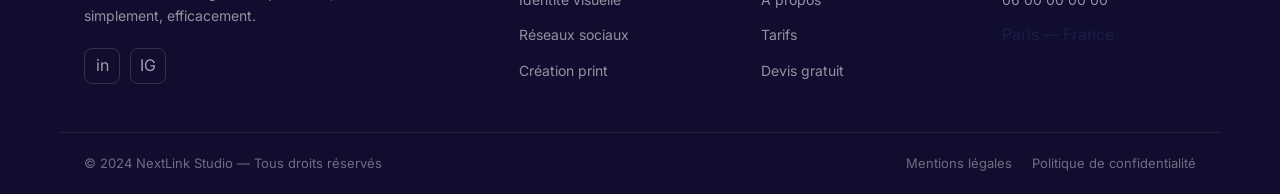
<file: devis.html>
<!DOCTYPE html>
<html lang="fr">
<head>
  <meta charset="UTF-8" />
  <meta name="viewport" content="width=device-width, initial-scale=1.0" />
  <title>Devis gratuit — NextLink Studio</title>
  <meta name="description" content="Obtenez votre devis personnalisé et gratuit en quelques minutes. NextLink Studio vous recontacte sous 24h pour discuter de votre projet." />
  <link rel="preconnect" href="https://fonts.googleapis.com" />
  <link rel="preconnect" href="https://fonts.gstatic.com" crossorigin />
  <link href="https://fonts.googleapis.com/css2?family=Inter:wght@400;500;600;700;800&family=Plus+Jakarta+Sans:wght@600;700;800;900&display=swap" rel="stylesheet" />
  <link rel="stylesheet" href="style.css" />
</head>
<body>

  <!-- NAVIGATION -->
  <header class="nav-wrapper">
    <nav class="nav container">
      <a href="index.html" class="logo">
        <img src="logo.svg" alt="NextLink Studio">
      </a>
      <ul class="nav-links">
        <li class="nav-dropdown">
          <a href="expertise.html" class="nav-has-dropdown">Expertise <span class="nav-arrow">▾</span></a>
          <div class="dropdown-menu">
            <div class="dropdown-menu-inner">
              <div class="dm-header">Mes expertises</div>
              <a href="site-web.html" class="dropdown-item di-web">
                <div class="di-icon-wrap"><svg xmlns="http://www.w3.org/2000/svg" width="16" height="16" viewBox="0 0 24 24" fill="none" stroke="currentColor" stroke-width="2" stroke-linecap="round" stroke-linejoin="round"><circle cx="12" cy="12" r="10"/><line x1="2" y1="12" x2="22" y2="12"/><path d="M12 2a15.3 15.3 0 0 1 4 10 15.3 15.3 0 0 1-4 10 15.3 15.3 0 0 1-4-10 15.3 15.3 0 0 1 4-10z"/></svg></div>
                <div class="di-text"><strong>Création de site web</strong><small>Design sur mesure, livré en 7 jours</small></div>
                <span class="di-arrow">→</span>
              </a>
              <a href="identite-visuelle.html" class="dropdown-item di-design">
                <div class="di-icon-wrap"><svg xmlns="http://www.w3.org/2000/svg" width="16" height="16" viewBox="0 0 24 24" fill="none" stroke="currentColor" stroke-width="2" stroke-linecap="round" stroke-linejoin="round"><path d="M11 4H4a2 2 0 0 0-2 2v14a2 2 0 0 0 2 2h14a2 2 0 0 0 2-2v-7"/><path d="M18.5 2.5a2.121 2.121 0 0 1 3 3L12 15l-4 1 1-4 9.5-9.5z"/></svg></div>
                <div class="di-text"><strong>Identité visuelle</strong><small>Logo, charte graphique, supports</small></div>
                <span class="di-arrow">→</span>
              </a>
              <a href="posts-linkedin.html" class="dropdown-item di-linkedin">
                <div class="di-icon-wrap"><svg xmlns="http://www.w3.org/2000/svg" width="16" height="16" viewBox="0 0 24 24" fill="none" stroke="currentColor" stroke-width="2" stroke-linecap="round" stroke-linejoin="round"><rect x="5" y="2" width="14" height="20" rx="2" ry="2"/><line x1="12" y1="18" x2="12.01" y2="18"/></svg></div>
                <div class="di-text"><strong>Réseaux sociaux</strong><small>Contenus et visuels pour vos réseaux</small></div>
                <span class="di-arrow">→</span>
              </a>
              <a href="creation-print.html" class="dropdown-item di-print">
                <div class="di-icon-wrap"><svg xmlns="http://www.w3.org/2000/svg" width="16" height="16" viewBox="0 0 24 24" fill="none" stroke="currentColor" stroke-width="2" stroke-linecap="round" stroke-linejoin="round"><polyline points="6 9 6 2 18 2 18 9"/><path d="M6 18H4a2 2 0 0 1-2-2v-5a2 2 0 0 1 2-2h16a2 2 0 0 1 2 2v5a2 2 0 0 1-2 2h-2"/><rect x="6" y="14" width="12" height="8"/></svg></div>
                <div class="di-text"><strong>Création print</strong><small>Flyers, kakémonos, cartes de visite</small></div>
                <span class="di-arrow">→</span>
              </a>
              <div class="dm-footer"><a href="expertise.html">Voir toutes nos expertises →</a></div>
            </div>
          </div>
        </li>
        <li><a href="realisations.html">Mes réalisations</a></li>
        <li><a href="tarifs.html">Tarifs</a></li>
        <li><a href="a-propos.html">À propos</a></li>
      </ul>
      <a href="devis.html" class="btn btn-primary nav-cta active">Devis gratuit</a>
      <button class="menu-toggle" aria-label="Menu" onclick="toggleMenu()">
        <span></span><span></span><span></span>
      </button>
    </nav>
  </header>
  <div class="nav-mobile" id="navMobile">
    <div class="nav-mobile-inner">
      <div class="nav-mobile-nav">
        <div class="nav-mobile-group">
          <button class="nav-mobile-toggle" onclick="toggleExpertise(this)">
            <span class="nav-mobile-toggle-left"><span class="nm-num">01</span>Expertise</span>
            <span class="nav-mobile-arrow">▾</span>
          </button>
          <div class="nav-mobile-submenu"><div class="nav-mobile-submenu-inner">
            <a href="site-web.html" onclick="toggleMenu()"><span class="nm-service-icon">🌐</span>Création de site web</a>
            <a href="identite-visuelle.html" onclick="toggleMenu()"><span class="nm-service-icon">🎨</span>Identité visuelle</a>
            <a href="posts-linkedin.html" onclick="toggleMenu()"><span class="nm-service-icon">📱</span>Réseaux sociaux</a>
            <a href="creation-print.html" onclick="toggleMenu()"><span class="nm-service-icon">🖨️</span>Création print</a>
          </div></div>
        </div>
        <a href="realisations.html" onclick="toggleMenu()"><span class="nm-num">02</span>Mes réalisations</a>
        <a href="tarifs.html" onclick="toggleMenu()"><span class="nm-num">03</span>Tarifs</a>
        <a href="a-propos.html" onclick="toggleMenu()"><span class="nm-num">04</span>À propos</a>
      </div>
      <div class="nav-mobile-cta">
        <a href="devis.html" class="btn btn-primary" onclick="toggleMenu()">Devis gratuit →</a>
        <p class="nav-mobile-tagline">Votre projet mérite le meilleur.</p>
      </div>
    </div>
  </div>

  <!-- PAGE HERO DEVIS -->
  <section class="tarif-hero">
    <div class="container tarif-hero-inner">

      <!-- LEFT -->
      <div class="tarif-hero-left">
        <div class="page-breadcrumb"><a href="index.html">Accueil</a> / <span>Devis gratuit</span></div>

        <h1 class="tarif-hero-title">
          Votre devis <span class="gradient-text">gratuit</span>
        </h1>
        <p class="tarif-hero-sub">Remplissez le formulaire ci-dessous — je vous recontacte sous 24h pour discuter de votre projet, sans jargon et sans pression.</p>

        <!-- Trust badges -->
        <div class="tarif-trust">
          <div class="tarif-trust-item">
            <svg xmlns="http://www.w3.org/2000/svg" width="14" height="14" viewBox="0 0 24 24" fill="none" stroke="currentColor" stroke-width="2"><polygon points="13 2 3 14 12 14 11 22 21 10 12 10 13 2"/></svg>
            Réponse sous 24h
          </div>
          <div class="tarif-trust-item">
            <svg xmlns="http://www.w3.org/2000/svg" width="14" height="14" viewBox="0 0 24 24" fill="none" stroke="currentColor" stroke-width="2"><circle cx="12" cy="12" r="10"/><circle cx="12" cy="12" r="6"/><circle cx="12" cy="12" r="2"/></svg>
            Devis personnalisé
          </div>
          <div class="tarif-trust-item">
            <svg xmlns="http://www.w3.org/2000/svg" width="14" height="14" viewBox="0 0 24 24" fill="none" stroke="currentColor" stroke-width="2"><path d="M17 11H7a2 2 0 0 0-2 2v6a2 2 0 0 0 2 2h10a2 2 0 0 0 2-2v-6a2 2 0 0 0-2-2z"/><path d="M11 11V7a1 1 0 0 1 2 0v4"/></svg>
            Sans engagement
          </div>
          <div class="tarif-trust-item">
            <svg xmlns="http://www.w3.org/2000/svg" width="14" height="14" viewBox="0 0 24 24" fill="none" stroke="currentColor" stroke-width="2"><rect x="3" y="11" width="18" height="11" rx="2" ry="2"/><path d="M7 11V7a5 5 0 0 1 10 0v4"/></svg>
            100% confidentiel
          </div>
        </div>
      </div>

      <!-- RIGHT — forme décorative -->
      <div class="tarif-hero-right" aria-hidden="true">
        <div class="tarif-shape-wrap">
          <div class="tarif-shape"></div>
        </div>
      </div>

    </div>
  </section>

  <!-- FORMULAIRE DEVIS -->
  <section class="contact" id="contact" style="padding-top: 64px;">
    <div class="container">
      <div class="contact-grid">
        <div class="dv-left">

          <!-- Carte principale -->
          <div class="dv-card">
            <div class="dv-card-dots" aria-hidden="true"></div>
            <div class="dv-hero-icon">
              <svg xmlns="http://www.w3.org/2000/svg" width="32" height="32" viewBox="0 0 24 24" fill="none" stroke="currentColor" stroke-width="1.8" stroke-linecap="round" stroke-linejoin="round"><path d="M14 2H6a2 2 0 0 0-2 2v16a2 2 0 0 0 2 2h12a2 2 0 0 0 2-2V8z"/><polyline points="14 2 14 8 20 8"/><polyline points="9 15 11 17 15 13"/></svg>
            </div>
            <div class="section-badge" style="margin-bottom: 16px;">Devis personnalisé</div>
            <h2 class="dv-card-title">Parlons de<br /><span class="gradient-text">votre projet</span></h2>
            <p class="dv-card-desc">Remplissez ce formulaire et je vous recontacte sous 24h — sans engagement, sans jargon, juste une vraie conversation sur ce que je peux faire pour vous.</p>
            <div class="contact-reassurance">
              <div class="reassurance-item"><span class="ri-icon"><svg xmlns="http://www.w3.org/2000/svg" width="16" height="16" viewBox="0 0 24 24" fill="none" stroke="currentColor" stroke-width="2" stroke-linecap="round" stroke-linejoin="round"><polygon points="13 2 3 14 12 14 11 22 21 10 12 10 13 2"/></svg></span><span>Réponse sous 24h garantie</span></div>
              <div class="reassurance-item"><span class="ri-icon"><svg xmlns="http://www.w3.org/2000/svg" width="16" height="16" viewBox="0 0 24 24" fill="none" stroke="currentColor" stroke-width="2" stroke-linecap="round" stroke-linejoin="round"><circle cx="12" cy="12" r="10"/><circle cx="12" cy="12" r="6"/><circle cx="12" cy="12" r="2"/></svg></span><span>Devis personnalisé et gratuit</span></div>
              <div class="reassurance-item"><span class="ri-icon"><svg xmlns="http://www.w3.org/2000/svg" width="16" height="16" viewBox="0 0 24 24" fill="none" stroke="currentColor" stroke-width="2" stroke-linecap="round" stroke-linejoin="round"><path d="M17 11H7a2 2 0 0 0-2 2v6a2 2 0 0 0 2 2h10a2 2 0 0 0 2-2v-6a2 2 0 0 0-2-2z"/><path d="M11 11V7a1 1 0 0 1 2 0v4"/></svg></span><span>Sans engagement</span></div>
              <div class="reassurance-item"><span class="ri-icon"><svg xmlns="http://www.w3.org/2000/svg" width="16" height="16" viewBox="0 0 24 24" fill="none" stroke="currentColor" stroke-width="2" stroke-linecap="round" stroke-linejoin="round"><rect x="3" y="11" width="18" height="11" rx="2" ry="2"/><path d="M7 11V7a5 5 0 0 1 10 0v4"/></svg></span><span>Vos données restent confidentielles</span></div>
            </div>
          </div>

          <!-- Carte contact direct -->
          <div class="dv-contact-card">
            <p class="dv-contact-label">Vous préférez me contacter directement ?</p>
            <a href="mailto:hello@nextlinkstudio.fr" class="dv-contact-link"><span class="ri-icon"><svg xmlns="http://www.w3.org/2000/svg" width="16" height="16" viewBox="0 0 24 24" fill="none" stroke="currentColor" stroke-width="2" stroke-linecap="round" stroke-linejoin="round"><path d="M4 4h16c1.1 0 2 .9 2 2v12c0 1.1-.9 2-2 2H4c-1.1 0-2-.9-2-2V6c0-1.1.9-2 2-2z"/><polyline points="22,6 12,13 2,6"/></svg></span>hello@nextlinkstudio.fr</a>
            <a href="tel:+33600000000" class="dv-contact-link"><span class="ri-icon"><svg xmlns="http://www.w3.org/2000/svg" width="16" height="16" viewBox="0 0 24 24" fill="none" stroke="currentColor" stroke-width="2" stroke-linecap="round" stroke-linejoin="round"><path d="M22 16.92v3a2 2 0 0 1-2.18 2 19.79 19.79 0 0 1-8.63-3.07A19.5 19.5 0 0 1 4.69 12a19.79 19.79 0 0 1-3.07-8.67A2 2 0 0 1 3.6 1.17h3a2 2 0 0 1 2 1.72c.127.96.361 1.903.7 2.81a2 2 0 0 1-.45 2.11L7.91 8.5a16 16 0 0 0 5.59 5.59l.91-.91a2 2 0 0 1 2.11-.45c.907.339 1.85.573 2.81.7A2 2 0 0 1 21 16.92z"/></svg></span>06 00 00 00 00</a>
          </div>

        </div>
        <form class="contact-form" id="contactForm" onsubmit="handleSubmit(event)">
          <div class="form-row">
            <div class="form-group">
              <label for="prenom">Prénom *</label>
              <input type="text" id="prenom" name="prenom" placeholder="Jean" required />
            </div>
            <div class="form-group">
              <label for="nom">Nom *</label>
              <input type="text" id="nom" name="nom" placeholder="Dupont" required />
            </div>
          </div>
          <div class="form-group">
            <label for="metier">Votre métier *</label>
            <select id="metier" name="metier" required>
              <option value="">Sélectionnez votre métier</option>
              <option>Plombier</option>
              <option>Électricien</option>
              <option>Menuisier</option>
              <option>Peintre en bâtiment</option>
              <option>Carreleur</option>
              <option>Maçon</option>
              <option>Couvreur</option>
              <option>Serrurier</option>
              <option>Chauffagiste</option>
              <option>Autre artisan / indépendant</option>
            </select>
          </div>
          <div class="form-row">
            <div class="form-group">
              <label for="email">Email *</label>
              <input type="email" id="email" name="email" placeholder="jean@exemple.fr" required />
            </div>
            <div class="form-group">
              <label for="tel">Téléphone</label>
              <input type="tel" id="tel" name="tel" placeholder="06 12 34 56 78" />
            </div>
          </div>
          <div class="form-group">
            <label for="offre">Offre qui vous intéresse</label>
            <select id="offre" name="offre">
              <option value="">Je ne sais pas encore</option>
              <option>Essentiel — 790€</option>
              <option>Pro — 1 290€</option>
              <option>Prestige — 1 890€</option>
            </select>
          </div>
          <div class="form-group">
            <label for="message">Dites-moi en plus (optionnel)</label>
            <textarea id="message" name="message" rows="3" placeholder="Votre zone d'intervention, vos besoins spécifiques..."></textarea>
          </div>
          <button type="submit" class="btn btn-primary btn-lg btn-full">
            <svg xmlns="http://www.w3.org/2000/svg" width="18" height="18" viewBox="0 0 24 24" fill="none" stroke="currentColor" stroke-width="2" stroke-linecap="round" stroke-linejoin="round" style="flex-shrink:0"><line x1="22" y1="2" x2="11" y2="13"/><polygon points="22 2 15 22 11 13 2 9 22 2"/></svg>
            <span class="btn-text">Envoyer ma demande</span>
            <span class="btn-loading" style="display:none">Envoi en cours...</span>
          </button>
          <div class="form-trust-bar">
            <div class="form-trust-item">
              <span class="form-trust-icon"><svg xmlns="http://www.w3.org/2000/svg" width="14" height="14" viewBox="0 0 24 24" fill="none" stroke="currentColor" stroke-width="2" stroke-linecap="round" stroke-linejoin="round"><rect x="3" y="11" width="18" height="11" rx="2" ry="2"/><path d="M7 11V7a5 5 0 0 1 10 0v4"/></svg></span>
              <div><strong>Sécurisé</strong><span>Vos données sont protégées</span></div>
            </div>
            <div class="form-trust-item">
              <span class="form-trust-icon"><svg xmlns="http://www.w3.org/2000/svg" width="14" height="14" viewBox="0 0 24 24" fill="none" stroke="currentColor" stroke-width="2" stroke-linecap="round" stroke-linejoin="round"><path d="M12 22s8-4 8-10V5l-8-3-8 3v7c0 6 8 10 8 10z"/></svg></span>
              <div><strong>Sans spam</strong><span>Jamais de spam, promis</span></div>
            </div>
            <div class="form-trust-item">
              <span class="form-trust-icon"><svg xmlns="http://www.w3.org/2000/svg" width="14" height="14" viewBox="0 0 24 24" fill="none" stroke="currentColor" stroke-width="2" stroke-linecap="round" stroke-linejoin="round"><polygon points="13 2 3 14 12 14 11 22 21 10 12 10 13 2"/></svg></span>
              <div><strong>Réponse rapide</strong><span>Je vous recontacte sous 24h</span></div>
            </div>
          </div>
          <p class="form-legal">En soumettant ce formulaire, vous acceptez d'être recontacté par NextLink Studio. Aucune donnée n'est revendue.</p>
        </form>
        <div class="form-success" id="formSuccess" style="display:none">
          <div class="success-icon">✅</div>
          <h3>Demande envoyée !</h3>
          <p>Merci, je vous recontacte sous 24h pour discuter de votre projet.</p>
        </div>
      </div>
    </div>
  </section>

  <!-- FOOTER -->
  <footer class="footer">
    <div class="container footer-inner">
      <div class="footer-brand">
        <a href="index.html" class="logo"><img src="logo_nextlink_studio.svg" alt="NextLink Studio"></a>
        <p>J'aide les artisans et indépendants à se faire connaître en ligne — rapidement, simplement, efficacement.</p>
        <div class="footer-social">
          <a href="#" aria-label="LinkedIn">in</a>
          <a href="#" aria-label="Instagram">IG</a>
        </div>
      </div>
      <div class="footer-links">
        <h5>Expertise</h5>
        <ul>
          <li><a href="site-web.html">Création de site web</a></li>
          <li><a href="identite-visuelle.html">Identité visuelle</a></li>
          <li><a href="posts-linkedin.html">Réseaux sociaux</a></li>
          <li><a href="creation-print.html">Création print</a></li>
        </ul>
      </div>
      <div class="footer-links">
        <h5>Agence</h5>
        <ul>
          <li><a href="realisations.html">Mes réalisations</a></li>
          <li><a href="a-propos.html">À propos</a></li>
          <li><a href="tarifs.html">Tarifs</a></li>
          <li><a href="devis.html">Devis gratuit</a></li>
        </ul>
      </div>
      <div class="footer-links">
        <h5>Contact</h5>
        <ul>
          <li><a href="mailto:hello@nextlinkstudio.fr">hello@nextlinkstudio.fr</a></li>
          <li><a href="tel:+33600000000">06 00 00 00 00</a></li>
          <li>Paris — France</li>
        </ul>
      </div>
    </div>
    <div class="footer-bottom container">
      <p>© 2024 NextLink Studio — Tous droits réservés</p>
      <div class="footer-legal">
        <a href="#">Mentions légales</a>
        <a href="#">Politique de confidentialité</a>
      </div>
    </div>
  </footer>

  <script src="app.js"></script>
</body>
</html>
</file>
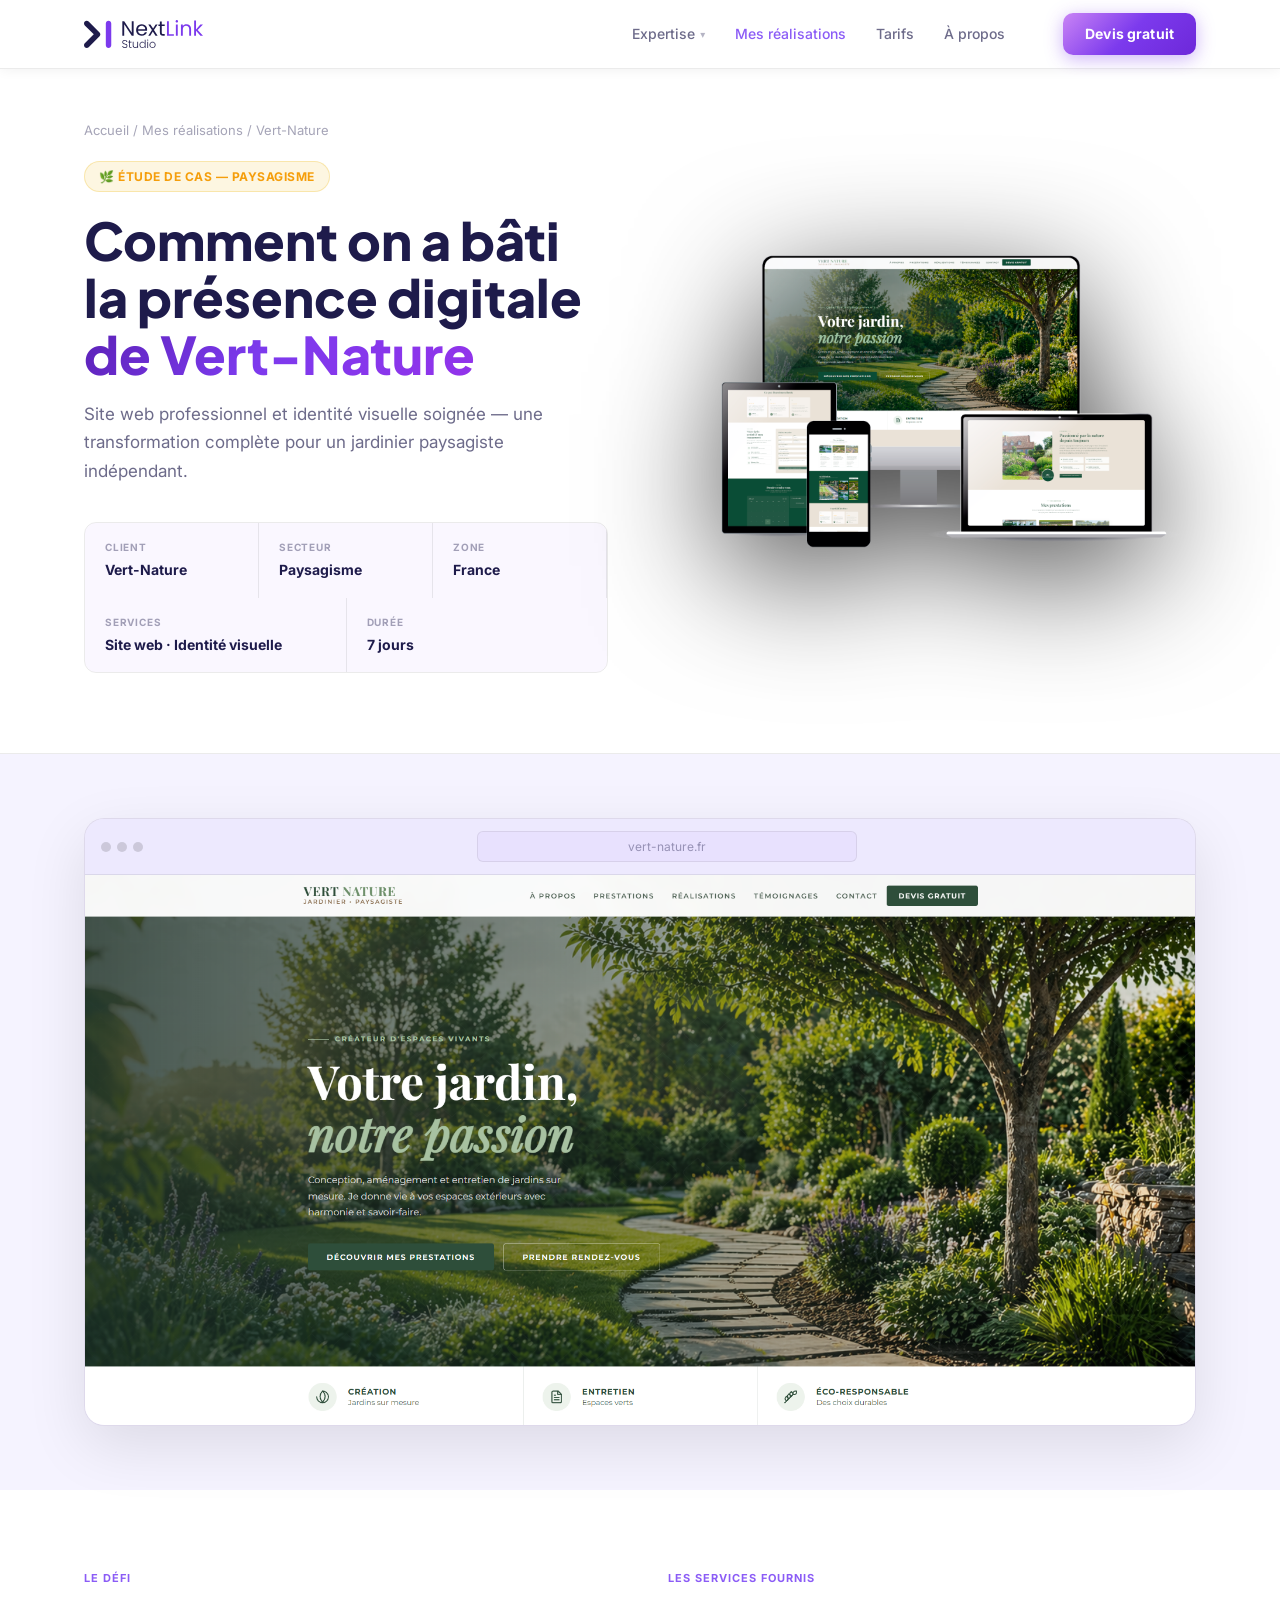
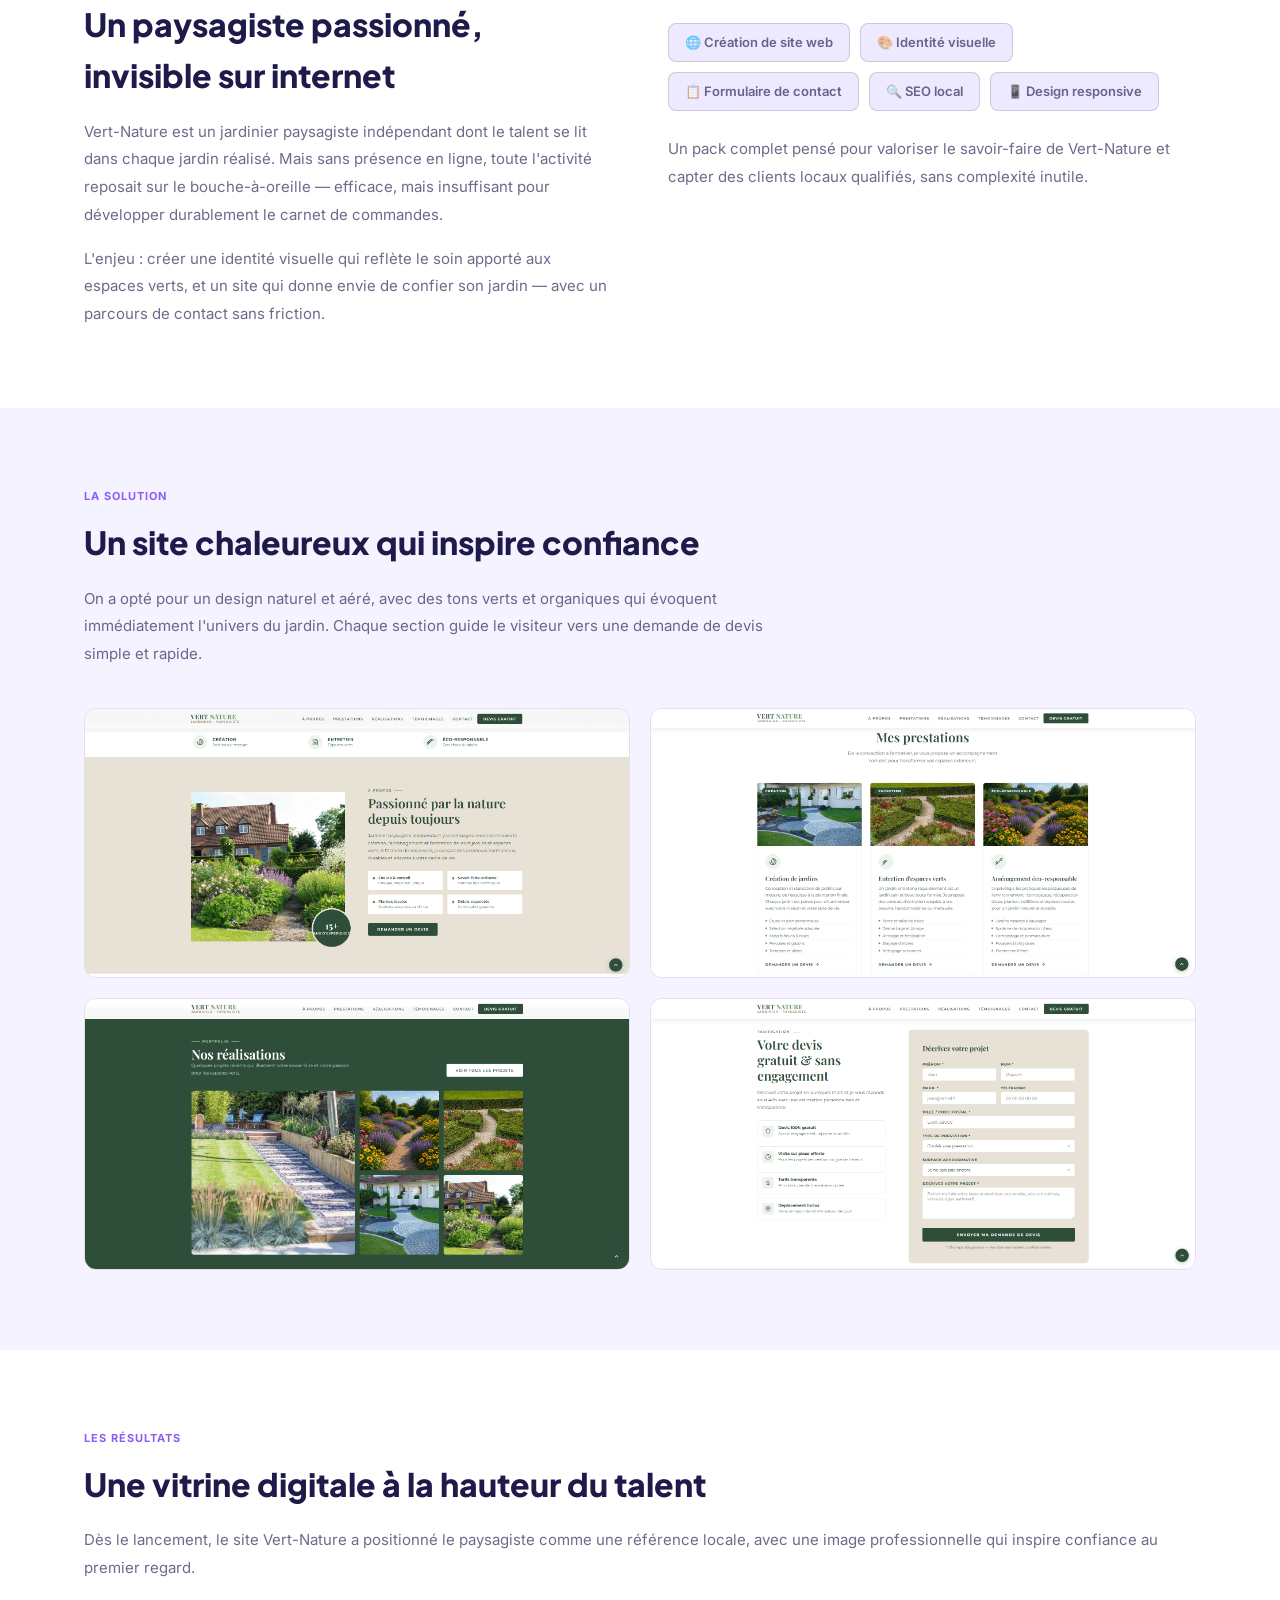
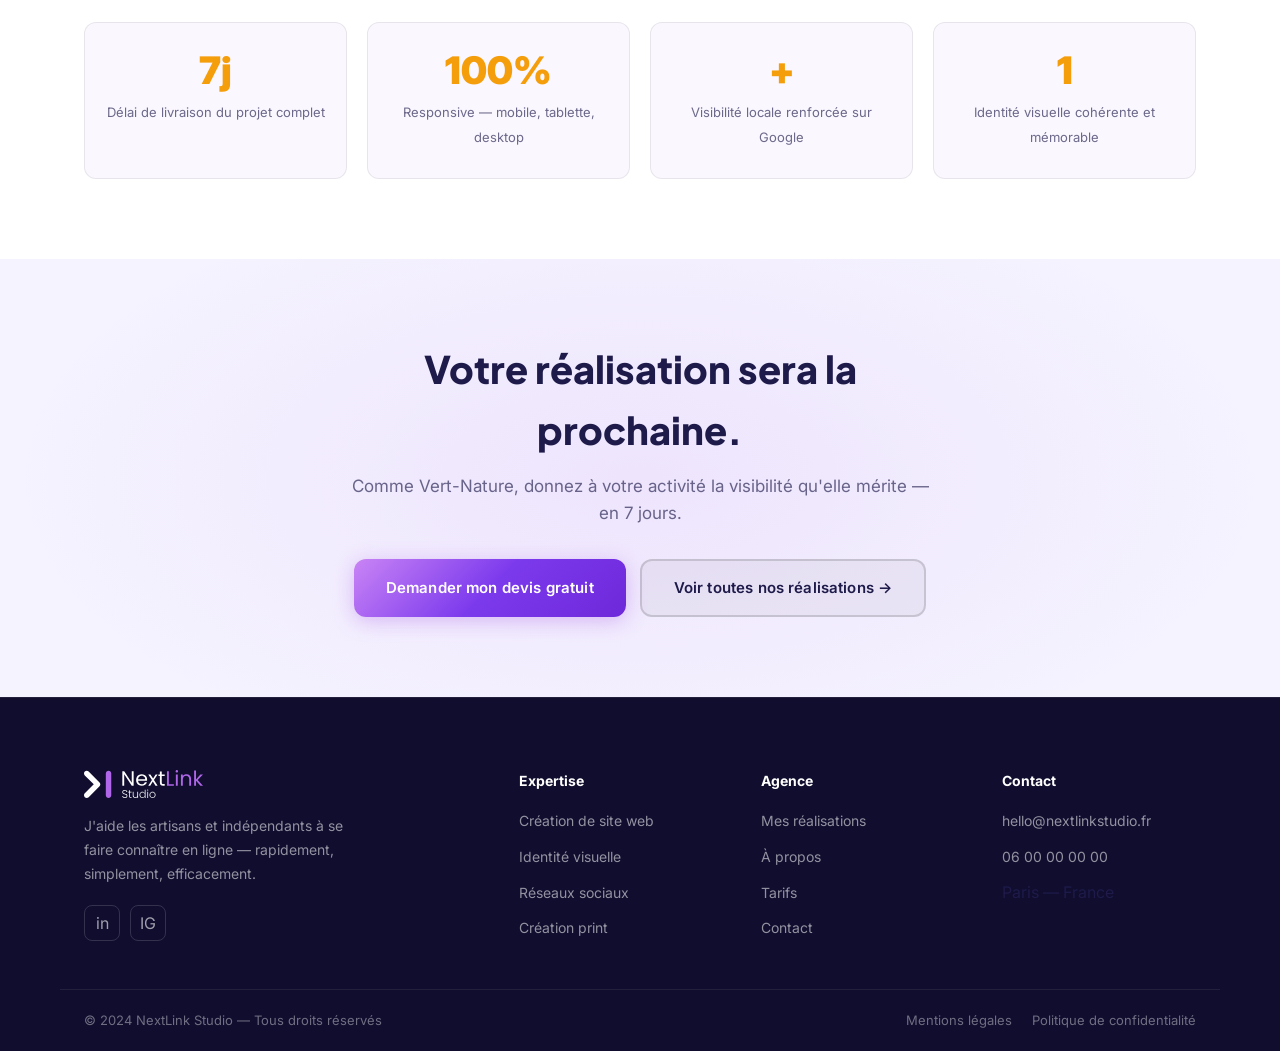
<file: etude-de-cas-vert-nature.html>
<!DOCTYPE html>
<html lang="fr">
<head>
  <meta charset="UTF-8" />
  <meta name="viewport" content="width=device-width, initial-scale=1.0" />
  <title>Étude de cas — Vert-Nature | NextLink Studio</title>
  <meta name="description" content="Comment NextLink Studio a conçu le site web de Vert-Nature, jardinier paysagiste indépendant — identité visuelle et site premium." />
  <link rel="preconnect" href="https://fonts.googleapis.com" />
  <link rel="preconnect" href="https://fonts.gstatic.com" crossorigin />
  <link href="https://fonts.googleapis.com/css2?family=Inter:wght@400;500;600;700;800&family=Plus+Jakarta+Sans:wght@600;700;800;900&display=swap" rel="stylesheet" />
  <link rel="stylesheet" href="style.css" />
</head>
<body>

  <!-- NAVIGATION -->
  <header class="nav-wrapper">
    <nav class="nav container">
      <a href="index.html" class="logo">
        <img src="logo.svg" alt="NextLink Studio">
      </a>
      <ul class="nav-links">
        <li class="nav-dropdown">
          <a href="expertise.html" class="nav-has-dropdown">Expertise <span class="nav-arrow">▾</span></a>
          <div class="dropdown-menu">
            <div class="dropdown-menu-inner">
              <div class="dm-header">Mes expertises</div>
              <a href="site-web.html" class="dropdown-item di-web">
                <div class="di-icon-wrap"><svg xmlns="http://www.w3.org/2000/svg" width="16" height="16" viewBox="0 0 24 24" fill="none" stroke="currentColor" stroke-width="2" stroke-linecap="round" stroke-linejoin="round"><circle cx="12" cy="12" r="10"/><line x1="2" y1="12" x2="22" y2="12"/><path d="M12 2a15.3 15.3 0 0 1 4 10 15.3 15.3 0 0 1-4 10 15.3 15.3 0 0 1-4-10 15.3 15.3 0 0 1 4-10z"/></svg></div>
                <div class="di-text"><strong>Création de site web</strong><small>Design sur mesure, livré en 7 jours</small></div>
                <span class="di-arrow">→</span>
              </a>
              <a href="identite-visuelle.html" class="dropdown-item di-design">
                <div class="di-icon-wrap"><svg xmlns="http://www.w3.org/2000/svg" width="16" height="16" viewBox="0 0 24 24" fill="none" stroke="currentColor" stroke-width="2" stroke-linecap="round" stroke-linejoin="round"><path d="M11 4H4a2 2 0 0 0-2 2v14a2 2 0 0 0 2 2h14a2 2 0 0 0 2-2v-7"/><path d="M18.5 2.5a2.121 2.121 0 0 1 3 3L12 15l-4 1 1-4 9.5-9.5z"/></svg></div>
                <div class="di-text"><strong>Identité visuelle</strong><small>Logo, charte graphique, supports</small></div>
                <span class="di-arrow">→</span>
              </a>
              <a href="posts-linkedin.html" class="dropdown-item di-linkedin">
                <div class="di-icon-wrap"><svg xmlns="http://www.w3.org/2000/svg" width="16" height="16" viewBox="0 0 24 24" fill="none" stroke="currentColor" stroke-width="2" stroke-linecap="round" stroke-linejoin="round"><rect x="5" y="2" width="14" height="20" rx="2" ry="2"/><line x1="12" y1="18" x2="12.01" y2="18"/></svg></div>
                <div class="di-text"><strong>Réseaux sociaux</strong><small>Contenus et visuels pour vos réseaux</small></div>
                <span class="di-arrow">→</span>
              </a>
              <a href="creation-print.html" class="dropdown-item di-print">
                <div class="di-icon-wrap"><svg xmlns="http://www.w3.org/2000/svg" width="16" height="16" viewBox="0 0 24 24" fill="none" stroke="currentColor" stroke-width="2" stroke-linecap="round" stroke-linejoin="round"><polyline points="6 9 6 2 18 2 18 9"/><path d="M6 18H4a2 2 0 0 1-2-2v-5a2 2 0 0 1 2-2h16a2 2 0 0 1 2 2v5a2 2 0 0 1-2 2h-2"/><rect x="6" y="14" width="12" height="8"/></svg></div>
                <div class="di-text"><strong>Création print</strong><small>Flyers, kakémonos, cartes de visite</small></div>
                <span class="di-arrow">→</span>
              </a>
              <div class="dm-footer"><a href="expertise.html">Voir toutes nos expertises →</a></div>
            </div>
          </div>
        </li>
        <li><a href="realisations.html" class="active">Mes réalisations</a></li>
        <li><a href="tarifs.html">Tarifs</a></li>
        <li><a href="a-propos.html">À propos</a></li>
      </ul>
      <a href="devis.html" class="btn btn-primary nav-cta">Devis gratuit</a>
      <button class="menu-toggle" aria-label="Menu" onclick="toggleMenu()">
        <span></span><span></span><span></span>
      </button>
    </nav>
  </header>
  <div class="nav-mobile" id="navMobile">
    <div class="nav-mobile-inner">
      <div class="nav-mobile-nav">
        <div class="nav-mobile-group">
          <button class="nav-mobile-toggle" onclick="toggleExpertise(this)">
            <span class="nav-mobile-toggle-left"><span class="nm-num">01</span>Expertise</span>
            <span class="nav-mobile-arrow">▾</span>
          </button>
          <div class="nav-mobile-submenu"><div class="nav-mobile-submenu-inner">
            <a href="site-web.html" onclick="toggleMenu()"><span class="nm-service-icon">🌐</span>Création de site web</a>
            <a href="identite-visuelle.html" onclick="toggleMenu()"><span class="nm-service-icon">🎨</span>Identité visuelle</a>
            <a href="posts-linkedin.html" onclick="toggleMenu()"><span class="nm-service-icon">📱</span>Réseaux sociaux</a>
            <a href="creation-print.html" onclick="toggleMenu()"><span class="nm-service-icon">🖨️</span>Création print</a>
          </div></div>
        </div>
        <a href="realisations.html" onclick="toggleMenu()"><span class="nm-num">02</span>Mes réalisations</a>
        <a href="tarifs.html" onclick="toggleMenu()"><span class="nm-num">03</span>Tarifs</a>
        <a href="a-propos.html" onclick="toggleMenu()"><span class="nm-num">04</span>À propos</a>
      </div>
      <div class="nav-mobile-cta">
        <a href="devis.html" class="btn btn-primary" onclick="toggleMenu()">Devis gratuit →</a>
        <p class="nav-mobile-tagline">Votre projet mérite le meilleur.</p>
      </div>
    </div>
  </div>

  <!-- HERO -->
  <section class="case-hero">
    <div class="container">
      <div class="case-hero-inner">
        <div class="case-hero-content">
          <div class="page-breadcrumb" style="margin-bottom:20px">
            <a href="index.html">Accueil</a> / <a href="realisations.html">Mes réalisations</a> / <span>Vert-Nature</span>
          </div>
          <div class="case-badge">🌿 Étude de cas — Paysagisme</div>
          <h1>Comment on a bâti la présence digitale<br><span class="gradient-text">de Vert-Nature</span></h1>
          <p class="case-hero-subtitle">Site web professionnel et identité visuelle soignée — une transformation complète pour un jardinier paysagiste indépendant.</p>
          <div class="case-meta">
            <div class="case-meta-item">
              <div class="case-meta-label">Client</div>
              <div class="case-meta-value">Vert-Nature</div>
            </div>
            <div class="case-meta-item">
              <div class="case-meta-label">Secteur</div>
              <div class="case-meta-value">Paysagisme</div>
            </div>
            <div class="case-meta-item">
              <div class="case-meta-label">Zone</div>
              <div class="case-meta-value">France</div>
            </div>
            <div class="case-meta-item">
              <div class="case-meta-label">Services</div>
              <div class="case-meta-value">Site web · Identité visuelle</div>
            </div>
            <div class="case-meta-item">
              <div class="case-meta-label">Durée</div>
              <div class="case-meta-value">7 jours</div>
            </div>
          </div>
        </div>
        <div class="case-hero-visual">
          <img src="images/mockup_devices_vert_nature.png" alt="Mockup du site Vert-Nature" class="case-hero-mockup">
        </div>
      </div>
    </div>
  </section>

  <!-- SCREENSHOT PRINCIPAL -->
  <section class="case-screenshot-hero">
    <div class="container">
      <div class="case-browser">
        <div class="case-browser-bar">
          <div class="case-browser-dots">
            <span></span><span></span><span></span>
          </div>
          <div class="case-browser-url">vert-nature.fr</div>
        </div>
        <img src="images/hero_vert_nature.png" alt="Page d'accueil du site Vert-Nature">
      </div>
    </div>
  </section>

  <!-- LE DÉFI -->
  <section class="case-section">
    <div class="container">
      <div class="case-two-col">
        <div>
          <div class="case-label">Le défi</div>
          <h2 class="case-title">Un paysagiste passionné,<br>invisible sur internet</h2>
          <p class="case-body">Vert-Nature est un jardinier paysagiste indépendant dont le talent se lit dans chaque jardin réalisé. Mais sans présence en ligne, toute l'activité reposait sur le bouche-à-oreille — efficace, mais insuffisant pour développer durablement le carnet de commandes.</p>
          <p class="case-body" style="margin-top:16px">L'enjeu : créer une identité visuelle qui reflète le soin apporté aux espaces verts, et un site qui donne envie de confier son jardin — avec un parcours de contact sans friction.</p>
        </div>
        <div>
          <div class="case-label">Les services fournis</div>
          <h2 class="case-title" style="visibility:hidden;height:0;margin:0">—</h2>
          <div class="case-services-list">
            <div class="case-service-tag">🌐 Création de site web</div>
            <div class="case-service-tag">🎨 Identité visuelle</div>
            <div class="case-service-tag">📋 Formulaire de contact</div>
            <div class="case-service-tag">🔍 SEO local</div>
            <div class="case-service-tag">📱 Design responsive</div>
          </div>
          <p class="case-body" style="margin-top:24px">Un pack complet pensé pour valoriser le savoir-faire de Vert-Nature et capter des clients locaux qualifiés, sans complexité inutile.</p>
        </div>
      </div>
    </div>
  </section>

  <!-- LA SOLUTION -->
  <section class="case-section case-section--alt">
    <div class="container">
      <div class="case-label">La solution</div>
      <h2 class="case-title">Un site chaleureux qui inspire confiance</h2>
      <p class="case-body" style="max-width:680px">On a opté pour un design naturel et aéré, avec des tons verts et organiques qui évoquent immédiatement l'univers du jardin. Chaque section guide le visiteur vers une demande de devis simple et rapide.</p>

      <!-- GALERIE DE PHOTOS -->
      <div class="case-gallery">
        <div class="case-photo">
          <img src="images/vert_nature_capture_1.png" alt="Vert-Nature — section du site">
        </div>
        <div class="case-photo">
          <img src="images/vert_nature_capture_2.png" alt="Vert-Nature — section du site">
        </div>
        <div class="case-photo">
          <img src="images/vert_nature_capture_3.png" alt="Vert-Nature — section du site">
        </div>
        <div class="case-photo">
          <img src="images/vert_nature_capture_4.png" alt="Vert-Nature — section du site">
        </div>
      </div>
    </div>
  </section>

  <!-- RÉSULTATS -->
  <section class="case-section">
    <div class="container">
      <div class="case-label">Les résultats</div>
      <h2 class="case-title">Une vitrine digitale à la hauteur du talent</h2>
      <p class="case-body">Dès le lancement, le site Vert-Nature a positionné le paysagiste comme une référence locale, avec une image professionnelle qui inspire confiance au premier regard.</p>
      <div class="case-results-grid">
        <div class="case-result-card">
          <strong>7j</strong>
          <small>Délai de livraison du projet complet</small>
        </div>
        <div class="case-result-card">
          <strong>100%</strong>
          <small>Responsive — mobile, tablette, desktop</small>
        </div>
        <div class="case-result-card">
          <strong>+</strong>
          <small>Visibilité locale renforcée sur Google</small>
        </div>
        <div class="case-result-card">
          <strong>1</strong>
          <small>Identité visuelle cohérente et mémorable</small>
        </div>
      </div>
    </div>
  </section>

  <!-- CTA -->
  <section class="page-cta">
    <div class="container">
      <div class="page-cta-inner">
        <h2>Votre réalisation sera la prochaine.</h2>
        <p>Comme Vert-Nature, donnez à votre activité la visibilité qu'elle mérite — en 7 jours.</p>
        <div class="page-cta-actions">
          <a href="devis.html" class="btn btn-primary btn-lg">Demander mon devis gratuit</a>
          <a href="realisations.html" class="btn btn-ghost btn-lg">Voir toutes nos réalisations →</a>
        </div>
      </div>
    </div>
  </section>

  <!-- FOOTER -->
  <footer class="footer">
    <div class="container footer-inner">
      <div class="footer-brand">
        <a href="index.html" class="logo"><img src="logo_nextlink_studio.svg" alt="NextLink Studio"></a>
        <p>J'aide les artisans et indépendants à se faire connaître en ligne — rapidement, simplement, efficacement.</p>
        <div class="footer-social">
          <a href="#" aria-label="LinkedIn">in</a>
          <a href="#" aria-label="Instagram">IG</a>
        </div>
      </div>
      <div class="footer-links">
        <h5>Expertise</h5>
        <ul>
          <li><a href="site-web.html">Création de site web</a></li>
          <li><a href="identite-visuelle.html">Identité visuelle</a></li>
          <li><a href="posts-linkedin.html">Réseaux sociaux</a></li>
          <li><a href="creation-print.html">Création print</a></li>
        </ul>
      </div>
      <div class="footer-links">
        <h5>Agence</h5>
        <ul>
          <li><a href="realisations.html">Mes réalisations</a></li>
          <li><a href="a-propos.html">À propos</a></li>
          <li><a href="tarifs.html">Tarifs</a></li>
          <li><a href="devis.html">Contact</a></li>
        </ul>
      </div>
      <div class="footer-links">
        <h5>Contact</h5>
        <ul>
          <li><a href="mailto:hello@nextlinkstudio.fr">hello@nextlinkstudio.fr</a></li>
          <li><a href="tel:+33600000000">06 00 00 00 00</a></li>
          <li>Paris — France</li>
        </ul>
      </div>
    </div>
    <div class="footer-bottom container">
      <p>© 2024 NextLink Studio — Tous droits réservés</p>
      <div class="footer-legal">
        <a href="#">Mentions légales</a>
        <a href="#">Politique de confidentialité</a>
      </div>
    </div>
  </footer>

  <script src="app.js"></script>
</body>
</html>
</file>
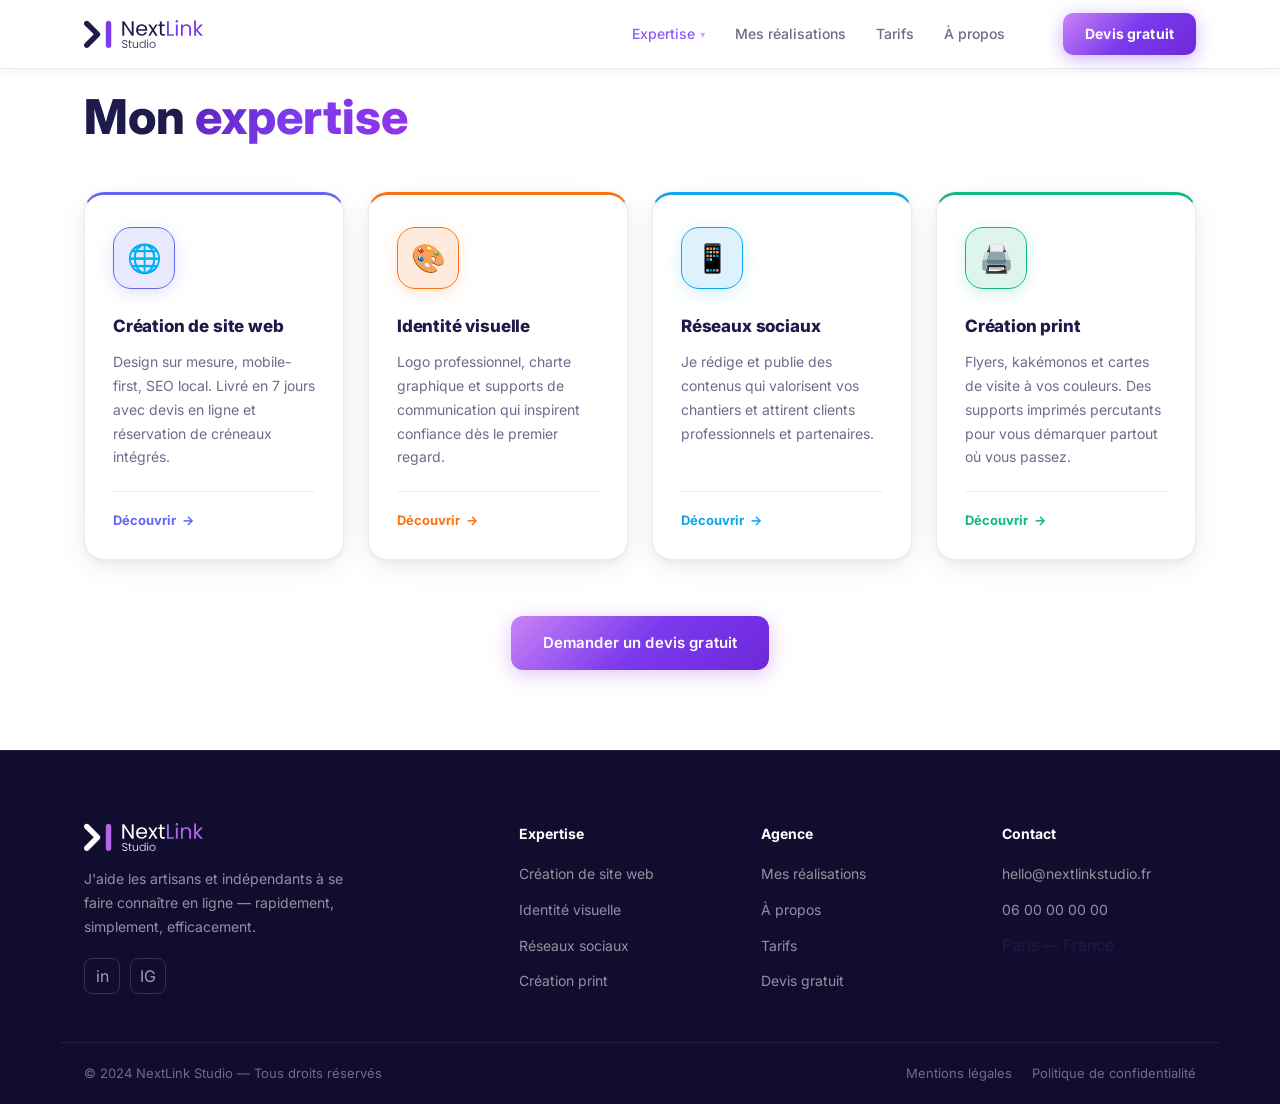
<file: expertise.html>
<!DOCTYPE html>
<html lang="fr">
<head>
  <meta charset="UTF-8" />
  <meta name="viewport" content="width=device-width, initial-scale=1.0" />
  <title>Expertise — NextLink Studio</title>
  <meta name="description" content="Découvrez toutes les expertises de NextLink Studio : création de site web, identité visuelle et posts LinkedIn pour artisans et indépendants." />
  <link rel="preconnect" href="https://fonts.googleapis.com" />
  <link rel="preconnect" href="https://fonts.gstatic.com" crossorigin />
  <link href="https://fonts.googleapis.com/css2?family=Inter:wght@400;500;600;700;800&family=Plus+Jakarta+Sans:wght@600;700;800;900&display=swap" rel="stylesheet" />
  <link rel="stylesheet" href="style.css" />
</head>
<body>

  <!-- NAVIGATION -->
  <header class="nav-wrapper">
    <nav class="nav container">
      <a href="index.html" class="logo">
        <img src="logo.svg" alt="NextLink Studio">
      </a>
      <ul class="nav-links">
        <li class="nav-dropdown">
          <a href="expertise.html" class="nav-has-dropdown active">Expertise <span class="nav-arrow">▾</span></a>
          <div class="dropdown-menu">
            <div class="dropdown-menu-inner">
              <div class="dm-header">Mes expertises</div>
              <a href="site-web.html" class="dropdown-item di-web">
                <div class="di-icon-wrap"><svg xmlns="http://www.w3.org/2000/svg" width="16" height="16" viewBox="0 0 24 24" fill="none" stroke="currentColor" stroke-width="2" stroke-linecap="round" stroke-linejoin="round"><circle cx="12" cy="12" r="10"/><line x1="2" y1="12" x2="22" y2="12"/><path d="M12 2a15.3 15.3 0 0 1 4 10 15.3 15.3 0 0 1-4 10 15.3 15.3 0 0 1-4-10 15.3 15.3 0 0 1 4-10z"/></svg></div>
                <div class="di-text"><strong>Création de site web</strong><small>Design sur mesure, livré en 7 jours</small></div>
                <span class="di-arrow">→</span>
              </a>
              <a href="identite-visuelle.html" class="dropdown-item di-design">
                <div class="di-icon-wrap"><svg xmlns="http://www.w3.org/2000/svg" width="16" height="16" viewBox="0 0 24 24" fill="none" stroke="currentColor" stroke-width="2" stroke-linecap="round" stroke-linejoin="round"><path d="M11 4H4a2 2 0 0 0-2 2v14a2 2 0 0 0 2 2h14a2 2 0 0 0 2-2v-7"/><path d="M18.5 2.5a2.121 2.121 0 0 1 3 3L12 15l-4 1 1-4 9.5-9.5z"/></svg></div>
                <div class="di-text"><strong>Identité visuelle</strong><small>Logo, charte graphique, supports</small></div>
                <span class="di-arrow">→</span>
              </a>
              <a href="posts-linkedin.html" class="dropdown-item di-linkedin">
                <div class="di-icon-wrap"><svg xmlns="http://www.w3.org/2000/svg" width="16" height="16" viewBox="0 0 24 24" fill="none" stroke="currentColor" stroke-width="2" stroke-linecap="round" stroke-linejoin="round"><rect x="5" y="2" width="14" height="20" rx="2" ry="2"/><line x1="12" y1="18" x2="12.01" y2="18"/></svg></div>
                <div class="di-text"><strong>Réseaux sociaux</strong><small>Contenus et visuels pour vos réseaux</small></div>
                <span class="di-arrow">→</span>
              </a>
              <a href="creation-print.html" class="dropdown-item di-print">
                <div class="di-icon-wrap"><svg xmlns="http://www.w3.org/2000/svg" width="16" height="16" viewBox="0 0 24 24" fill="none" stroke="currentColor" stroke-width="2" stroke-linecap="round" stroke-linejoin="round"><polyline points="6 9 6 2 18 2 18 9"/><path d="M6 18H4a2 2 0 0 1-2-2v-5a2 2 0 0 1 2-2h16a2 2 0 0 1 2 2v5a2 2 0 0 1-2 2h-2"/><rect x="6" y="14" width="12" height="8"/></svg></div>
                <div class="di-text"><strong>Création print</strong><small>Flyers, kakémonos, cartes de visite</small></div>
                <span class="di-arrow">→</span>
              </a>
              <div class="dm-footer"><a href="expertise.html">Voir toutes mes expertises →</a></div>
            </div>
          </div>
        </li>
        <li><a href="realisations.html">Mes réalisations</a></li>
        <li><a href="tarifs.html">Tarifs</a></li>
        <li><a href="a-propos.html">À propos</a></li>
      </ul>
      <a href="devis.html" class="btn btn-primary nav-cta">Devis gratuit</a>
      <button class="menu-toggle" aria-label="Menu" onclick="toggleMenu()">
        <span></span><span></span><span></span>
      </button>
    </nav>
  </header>
  <div class="nav-mobile" id="navMobile">
    <div class="nav-mobile-inner">
      <div class="nav-mobile-nav">
        <div class="nav-mobile-group">
          <button class="nav-mobile-toggle" onclick="toggleExpertise(this)">
            <span class="nav-mobile-toggle-left"><span class="nm-num">01</span>Expertise</span>
            <span class="nav-mobile-arrow">▾</span>
          </button>
          <div class="nav-mobile-submenu"><div class="nav-mobile-submenu-inner">
            <a href="site-web.html" onclick="toggleMenu()"><span class="nm-service-icon">🌐</span>Création de site web</a>
            <a href="identite-visuelle.html" onclick="toggleMenu()"><span class="nm-service-icon">🎨</span>Identité visuelle</a>
            <a href="posts-linkedin.html" onclick="toggleMenu()"><span class="nm-service-icon">📱</span>Réseaux sociaux</a>
            <a href="creation-print.html" onclick="toggleMenu()"><span class="nm-service-icon">🖨️</span>Création print</a>
          </div></div>
        </div>
        <a href="realisations.html" onclick="toggleMenu()"><span class="nm-num">02</span>Mes réalisations</a>
        <a href="tarifs.html" onclick="toggleMenu()"><span class="nm-num">03</span>Tarifs</a>
        <a href="a-propos.html" onclick="toggleMenu()"><span class="nm-num">04</span>À propos</a>
      </div>
      <div class="nav-mobile-cta">
        <a href="devis.html" class="btn btn-primary" onclick="toggleMenu()">Devis gratuit →</a>
        <p class="nav-mobile-tagline">Votre projet mérite le meilleur.</p>
      </div>
    </div>
  </div>

  <!-- SERVICES CARDS -->
  <section style="padding: 48px 0 80px;">
    <div class="container">
      <div class="rl-page-header">
        <div class="page-breadcrumb"><a href="index.html">Accueil</a> / <span>Expertise</span></div>
        <h1 class="rl-page-title">Mon <span class="gradient-text">expertise</span></h1>
      </div>
      <div class="preview-cards">
        <a href="site-web.html" class="preview-card pc-web">
          <div class="preview-card-icon-wrap"><span>🌐</span></div>
          <h3>Création de site web</h3>
          <p>Design sur mesure, mobile-first, SEO local. Livré en 7 jours avec devis en ligne et réservation de créneaux intégrés.</p>
          <span class="preview-card-link">Découvrir <span class="pca">→</span></span>
        </a>
        <a href="identite-visuelle.html" class="preview-card pc-design">
          <div class="preview-card-icon-wrap"><span>🎨</span></div>
          <h3>Identité visuelle</h3>
          <p>Logo professionnel, charte graphique et supports de communication qui inspirent confiance dès le premier regard.</p>
          <span class="preview-card-link">Découvrir <span class="pca">→</span></span>
        </a>
        <a href="posts-linkedin.html" class="preview-card pc-linkedin">
          <div class="preview-card-icon-wrap"><span>📱</span></div>
          <h3>Réseaux sociaux</h3>
          <p>Je rédige et publie des contenus qui valorisent vos chantiers et attirent clients professionnels et partenaires.</p>
          <span class="preview-card-link">Découvrir <span class="pca">→</span></span>
        </a>
        <a href="creation-print.html" class="preview-card pc-print">
          <div class="preview-card-icon-wrap"><span>🖨️</span></div>
          <h3>Création print</h3>
          <p>Flyers, kakémonos et cartes de visite à vos couleurs. Des supports imprimés percutants pour vous démarquer partout où vous passez.</p>
          <span class="preview-card-link">Découvrir <span class="pca">→</span></span>
        </a>
      </div>
      <div class="text-center" style="margin-top: 56px;">
        <a href="devis.html" class="btn btn-primary btn-lg">Demander un devis gratuit</a>
      </div>
    </div>
  </section>

  <!-- FOOTER -->
  <footer class="footer">
    <div class="container footer-inner">
      <div class="footer-brand">
        <a href="index.html" class="logo"><img src="logo_nextlink_studio.svg" alt="NextLink Studio"></a>
        <p>J'aide les artisans et indépendants à se faire connaître en ligne — rapidement, simplement, efficacement.</p>
        <div class="footer-social">
          <a href="#" aria-label="LinkedIn">in</a>
          <a href="#" aria-label="Instagram">IG</a>
        </div>
      </div>
      <div class="footer-links">
        <h5>Expertise</h5>
        <ul>
          <li><a href="site-web.html">Création de site web</a></li>
          <li><a href="identite-visuelle.html">Identité visuelle</a></li>
          <li><a href="posts-linkedin.html">Réseaux sociaux</a></li>
          <li><a href="creation-print.html">Création print</a></li>
        </ul>
      </div>
      <div class="footer-links">
        <h5>Agence</h5>
        <ul>
          <li><a href="realisations.html">Mes réalisations</a></li>
          <li><a href="a-propos.html">À propos</a></li>
          <li><a href="tarifs.html">Tarifs</a></li>
          <li><a href="devis.html">Devis gratuit</a></li>
        </ul>
      </div>
      <div class="footer-links">
        <h5>Contact</h5>
        <ul>
          <li><a href="mailto:hello@nextlinkstudio.fr">hello@nextlinkstudio.fr</a></li>
          <li><a href="tel:+33600000000">06 00 00 00 00</a></li>
          <li>Paris — France</li>
        </ul>
      </div>
    </div>
    <div class="footer-bottom container">
      <p>© 2024 NextLink Studio — Tous droits réservés</p>
      <div class="footer-legal">
        <a href="#">Mentions légales</a>
        <a href="#">Politique de confidentialité</a>
      </div>
    </div>
  </footer>

  <script src="app.js"></script>
</body>
</html>
</file>
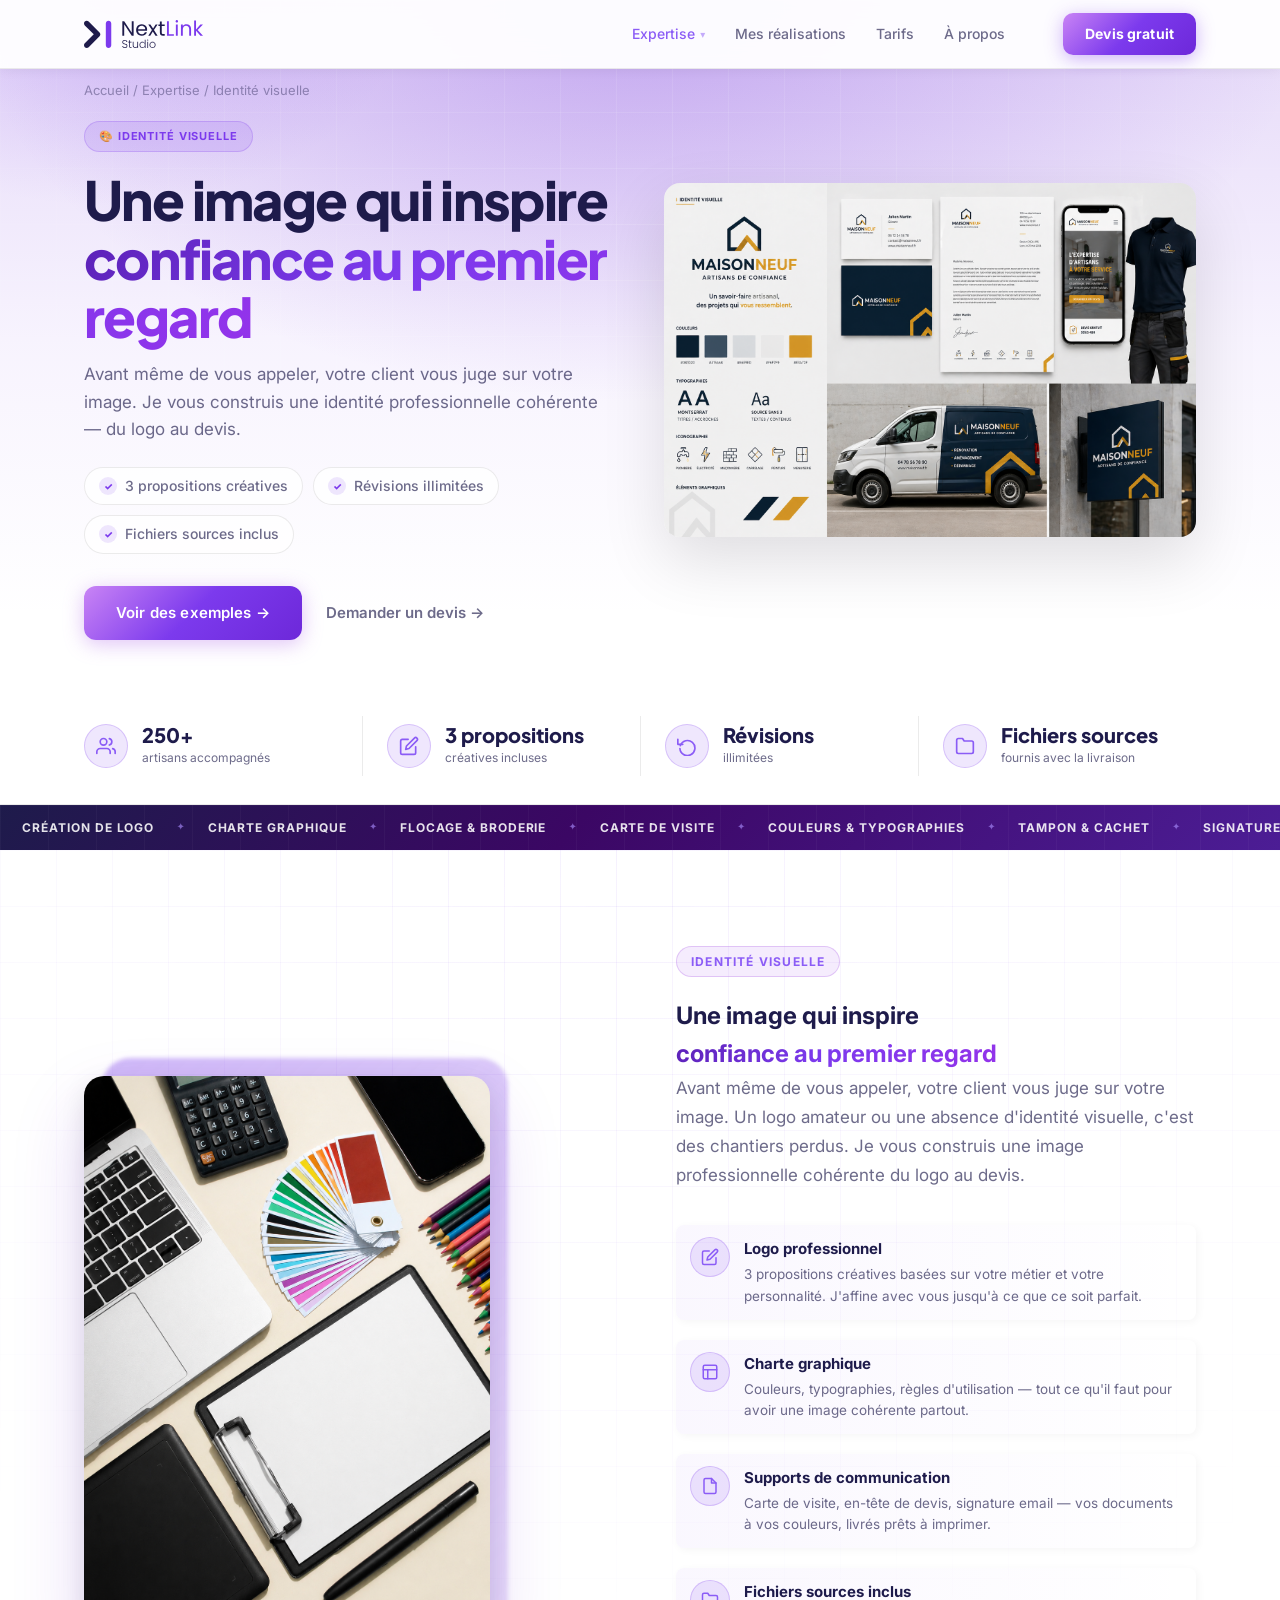
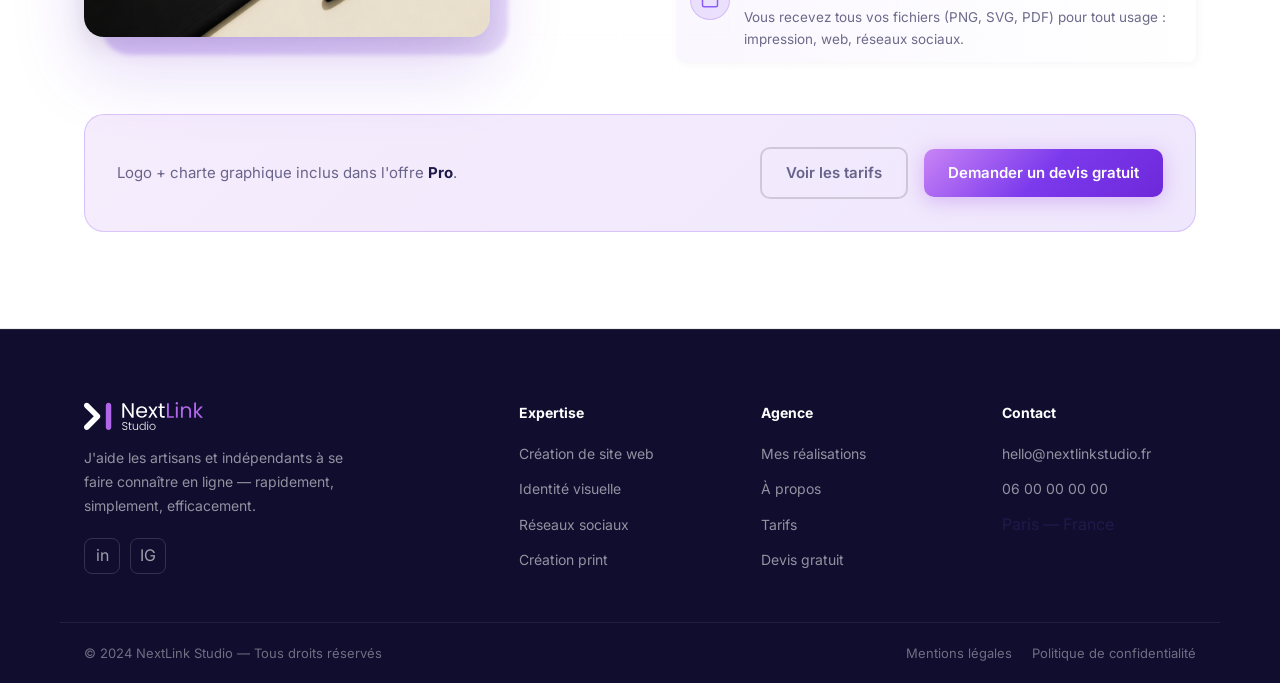
<file: identite-visuelle.html>
<!DOCTYPE html>
<html lang="fr">
<head>
  <meta charset="UTF-8" />
  <meta name="viewport" content="width=device-width, initial-scale=1.0" />
  <title>Identité visuelle — NextLink Studio</title>
  <meta name="description" content="Logo professionnel, charte graphique et supports de communication pour artisans et indépendants. NextLink Studio construit une image qui inspire confiance." />
  <link rel="preconnect" href="https://fonts.googleapis.com" />
  <link rel="preconnect" href="https://fonts.gstatic.com" crossorigin />
  <link href="https://fonts.googleapis.com/css2?family=Inter:wght@400;500;600;700;800&family=Plus+Jakarta+Sans:wght@600;700;800;900&display=swap" rel="stylesheet" />
  <link rel="stylesheet" href="style.css" />
</head>
<body>

  <!-- NAVIGATION -->
  <header class="nav-wrapper">
    <nav class="nav container">
      <a href="index.html" class="logo">
        <img src="logo.svg" alt="NextLink Studio">
      </a>
      <ul class="nav-links">
        <li class="nav-dropdown">
          <a href="expertise.html" class="nav-has-dropdown active">Expertise <span class="nav-arrow">▾</span></a>
          <div class="dropdown-menu">
            <div class="dropdown-menu-inner">
              <div class="dm-header">Mes expertises</div>
              <a href="site-web.html" class="dropdown-item di-web">
                <div class="di-icon-wrap"><svg xmlns="http://www.w3.org/2000/svg" width="16" height="16" viewBox="0 0 24 24" fill="none" stroke="currentColor" stroke-width="2" stroke-linecap="round" stroke-linejoin="round"><circle cx="12" cy="12" r="10"/><line x1="2" y1="12" x2="22" y2="12"/><path d="M12 2a15.3 15.3 0 0 1 4 10 15.3 15.3 0 0 1-4 10 15.3 15.3 0 0 1-4-10 15.3 15.3 0 0 1 4-10z"/></svg></div>
                <div class="di-text"><strong>Création de site web</strong><small>Design sur mesure, livré en 7 jours</small></div>
                <span class="di-arrow">→</span>
              </a>
              <a href="identite-visuelle.html" class="dropdown-item di-design">
                <div class="di-icon-wrap"><svg xmlns="http://www.w3.org/2000/svg" width="16" height="16" viewBox="0 0 24 24" fill="none" stroke="currentColor" stroke-width="2" stroke-linecap="round" stroke-linejoin="round"><path d="M11 4H4a2 2 0 0 0-2 2v14a2 2 0 0 0 2 2h14a2 2 0 0 0 2-2v-7"/><path d="M18.5 2.5a2.121 2.121 0 0 1 3 3L12 15l-4 1 1-4 9.5-9.5z"/></svg></div>
                <div class="di-text"><strong>Identité visuelle</strong><small>Logo, charte graphique, supports</small></div>
                <span class="di-arrow">→</span>
              </a>
              <a href="posts-linkedin.html" class="dropdown-item di-linkedin">
                <div class="di-icon-wrap"><svg xmlns="http://www.w3.org/2000/svg" width="16" height="16" viewBox="0 0 24 24" fill="none" stroke="currentColor" stroke-width="2" stroke-linecap="round" stroke-linejoin="round"><rect x="5" y="2" width="14" height="20" rx="2" ry="2"/><line x1="12" y1="18" x2="12.01" y2="18"/></svg></div>
                <div class="di-text"><strong>Réseaux sociaux</strong><small>Contenus et visuels pour vos réseaux</small></div>
                <span class="di-arrow">→</span>
              </a>
              <a href="creation-print.html" class="dropdown-item di-print">
                <div class="di-icon-wrap"><svg xmlns="http://www.w3.org/2000/svg" width="16" height="16" viewBox="0 0 24 24" fill="none" stroke="currentColor" stroke-width="2" stroke-linecap="round" stroke-linejoin="round"><polyline points="6 9 6 2 18 2 18 9"/><path d="M6 18H4a2 2 0 0 1-2-2v-5a2 2 0 0 1 2-2h16a2 2 0 0 1 2 2v5a2 2 0 0 1-2 2h-2"/><rect x="6" y="14" width="12" height="8"/></svg></div>
                <div class="di-text"><strong>Création print</strong><small>Flyers, kakémonos, cartes de visite</small></div>
                <span class="di-arrow">→</span>
              </a>
              <div class="dm-footer"><a href="expertise.html">Voir toutes nos expertises →</a></div>
            </div>
          </div>
        </li>
        <li><a href="realisations.html">Mes réalisations</a></li>
        <li><a href="tarifs.html">Tarifs</a></li>
        <li><a href="a-propos.html">À propos</a></li>
      </ul>
      <a href="devis.html" class="btn btn-primary nav-cta">Devis gratuit</a>
      <button class="menu-toggle" aria-label="Menu" onclick="toggleMenu()">
        <span></span><span></span><span></span>
      </button>
    </nav>
  </header>
  <div class="nav-mobile" id="navMobile">
    <div class="nav-mobile-inner">
      <div class="nav-mobile-nav">
        <div class="nav-mobile-group">
          <button class="nav-mobile-toggle" onclick="toggleExpertise(this)">
            <span class="nav-mobile-toggle-left"><span class="nm-num">01</span>Expertise</span>
            <span class="nav-mobile-arrow">▾</span>
          </button>
          <div class="nav-mobile-submenu"><div class="nav-mobile-submenu-inner">
            <a href="site-web.html" onclick="toggleMenu()"><span class="nm-service-icon">🌐</span>Création de site web</a>
            <a href="identite-visuelle.html" onclick="toggleMenu()"><span class="nm-service-icon">🎨</span>Identité visuelle</a>
            <a href="posts-linkedin.html" onclick="toggleMenu()"><span class="nm-service-icon">📱</span>Réseaux sociaux</a>
            <a href="creation-print.html" onclick="toggleMenu()"><span class="nm-service-icon">🖨️</span>Création print</a>
          </div></div>
        </div>
        <a href="realisations.html" onclick="toggleMenu()"><span class="nm-num">02</span>Mes réalisations</a>
        <a href="tarifs.html" onclick="toggleMenu()"><span class="nm-num">03</span>Tarifs</a>
        <a href="a-propos.html" onclick="toggleMenu()"><span class="nm-num">04</span>À propos</a>
      </div>
      <div class="nav-mobile-cta">
        <a href="devis.html" class="btn btn-primary" onclick="toggleMenu()">Devis gratuit →</a>
        <p class="nav-mobile-tagline">Votre projet mérite le meilleur.</p>
      </div>
    </div>
  </div>

  <!-- PAGE HERO -->
  <section class="page-hero page-hero--split">
    <div class="page-hero-bg"></div>
    <div class="container page-hero-content">
      <div class="page-hero-text">
        <div class="page-breadcrumb"><a href="index.html">Accueil</a> / <a href="expertise.html">Expertise</a> / <span>Identité visuelle</span></div>
        <div class="sw-hero-badge">🎨 Identité visuelle</div>
        <h1>Une image qui inspire<br /><span class="gradient-text">confiance au premier regard</span></h1>
        <p>Avant même de vous appeler, votre client vous juge sur votre image. Je vous construis une identité professionnelle cohérente — du logo au devis.</p>
        <div class="sw-hero-tags">
          <span class="sw-hero-tag"><span class="sw-hero-check">✓</span>3 propositions créatives</span>
          <span class="sw-hero-tag"><span class="sw-hero-check">✓</span>Révisions illimitées</span>
          <span class="sw-hero-tag"><span class="sw-hero-check">✓</span>Fichiers sources inclus</span>
        </div>
        <div class="sw-hero-actions">
          <a href="realisations.html" class="btn btn-primary btn-lg">Voir des exemples →</a>
          <a href="devis.html" class="sw-hero-link">Demander un devis →</a>
        </div>
      </div>
      <div class="page-hero-img">
        <img src="images/identite_visuelle.png" alt="Identité visuelle créée par NextLink Studio" />
      </div>
    </div>
  </section>

  <!-- STATS BAR -->
  <div class="sw-stats-bar">
    <div class="container">
      <div class="sw-stats">
        <div class="sw-stat">
          <div class="sw-stat-icon"><svg xmlns="http://www.w3.org/2000/svg" width="20" height="20" viewBox="0 0 24 24" fill="none" stroke="currentColor" stroke-width="2" stroke-linecap="round" stroke-linejoin="round"><path d="M17 21v-2a4 4 0 0 0-4-4H5a4 4 0 0 0-4 4v2"/><circle cx="9" cy="7" r="4"/><path d="M23 21v-2a4 4 0 0 0-3-3.87"/><path d="M16 3.13a4 4 0 0 1 0 7.75"/></svg></div>
          <div class="sw-stat-text">
            <span class="sw-stat-value">250+</span>
            <span class="sw-stat-label">artisans accompagnés</span>
          </div>
        </div>
        <div class="sw-stat">
          <div class="sw-stat-icon"><svg xmlns="http://www.w3.org/2000/svg" width="20" height="20" viewBox="0 0 24 24" fill="none" stroke="currentColor" stroke-width="2" stroke-linecap="round" stroke-linejoin="round"><path d="M11 4H4a2 2 0 0 0-2 2v14a2 2 0 0 0 2 2h14a2 2 0 0 0 2-2v-7"/><path d="M18.5 2.5a2.121 2.121 0 0 1 3 3L12 15l-4 1 1-4 9.5-9.5z"/></svg></div>
          <div class="sw-stat-text">
            <span class="sw-stat-value">3 propositions</span>
            <span class="sw-stat-label">créatives incluses</span>
          </div>
        </div>
        <div class="sw-stat">
          <div class="sw-stat-icon"><svg xmlns="http://www.w3.org/2000/svg" width="20" height="20" viewBox="0 0 24 24" fill="none" stroke="currentColor" stroke-width="2" stroke-linecap="round" stroke-linejoin="round"><polyline points="1 4 1 10 7 10"/><path d="M3.51 15a9 9 0 1 0 .49-3.49"/></svg></div>
          <div class="sw-stat-text">
            <span class="sw-stat-value">Révisions</span>
            <span class="sw-stat-label">illimitées</span>
          </div>
        </div>
        <div class="sw-stat">
          <div class="sw-stat-icon"><svg xmlns="http://www.w3.org/2000/svg" width="20" height="20" viewBox="0 0 24 24" fill="none" stroke="currentColor" stroke-width="2" stroke-linecap="round" stroke-linejoin="round"><path d="M22 19a2 2 0 0 1-2 2H4a2 2 0 0 1-2-2V5a2 2 0 0 1 2-2h5l2 3h9a2 2 0 0 1 2 2z"/></svg></div>
          <div class="sw-stat-text">
            <span class="sw-stat-value">Fichiers sources</span>
            <span class="sw-stat-label">fournis avec la livraison</span>
          </div>
        </div>
      </div>
    </div>
  </div>

  <!-- TICKER -->
  <div class="sw-ticker" aria-hidden="true">
    <div class="sw-ticker-track">
      <span>Création de logo</span><span class="sw-sep">✦</span>
      <span>Charte graphique</span><span class="sw-sep">✦</span>
      <span>Flocage & broderie</span><span class="sw-sep">✦</span>
      <span>Carte de visite</span><span class="sw-sep">✦</span>
      <span>Couleurs & typographies</span><span class="sw-sep">✦</span>
      <span>Tampon & cachet</span><span class="sw-sep">✦</span>
      <span>Signature email</span><span class="sw-sep">✦</span>
      <span>Kakémono & roll-up</span><span class="sw-sep">✦</span>
      <span>Tête de lettre</span><span class="sw-sep">✦</span>
      <span>Identité complète</span><span class="sw-sep">✦</span>
      <span>Création de logo</span><span class="sw-sep">✦</span>
      <span>Charte graphique</span><span class="sw-sep">✦</span>
      <span>Flocage & broderie</span><span class="sw-sep">✦</span>
      <span>Carte de visite</span><span class="sw-sep">✦</span>
      <span>Couleurs & typographies</span><span class="sw-sep">✦</span>
      <span>Tampon & cachet</span><span class="sw-sep">✦</span>
      <span>Signature email</span><span class="sw-sep">✦</span>
      <span>Kakémono & roll-up</span><span class="sw-sep">✦</span>
      <span>Tête de lettre</span><span class="sw-sep">✦</span>
      <span>Identité complète</span><span class="sw-sep">✦</span>
    </div>
  </div>

  <!-- CONTENU PRINCIPAL -->
  <section class="expertise-section" id="identite">
    <div class="container">
      <div class="expertise-grid reverse">
        <div class="expertise-text">
          <div class="section-badge">Identité visuelle</div>
          <h2>Une image qui inspire<br /><span class="gradient-text">confiance au premier regard</span></h2>
          <p class="expertise-intro">Avant même de vous appeler, votre client vous juge sur votre image. Un logo amateur ou une absence d'identité visuelle, c'est des chantiers perdus. Je vous construis une image professionnelle cohérente du logo au devis.</p>

          <div class="expertise-features">
            <div class="ef-item">
              <div class="ef-icon"><svg xmlns="http://www.w3.org/2000/svg" width="18" height="18" viewBox="0 0 24 24" fill="none" stroke="currentColor" stroke-width="2" stroke-linecap="round" stroke-linejoin="round"><path d="M11 4H4a2 2 0 0 0-2 2v14a2 2 0 0 0 2 2h14a2 2 0 0 0 2-2v-7"/><path d="M18.5 2.5a2.121 2.121 0 0 1 3 3L12 15l-4 1 1-4 9.5-9.5z"/></svg></div>
              <div>
                <strong>Logo professionnel</strong>
                <p>3 propositions créatives basées sur votre métier et votre personnalité. J'affine avec vous jusqu'à ce que ce soit parfait.</p>
              </div>
            </div>
            <div class="ef-item">
              <div class="ef-icon"><svg xmlns="http://www.w3.org/2000/svg" width="18" height="18" viewBox="0 0 24 24" fill="none" stroke="currentColor" stroke-width="2" stroke-linecap="round" stroke-linejoin="round"><rect x="3" y="3" width="18" height="18" rx="2" ry="2"/><line x1="3" y1="9" x2="21" y2="9"/><line x1="9" y1="21" x2="9" y2="9"/></svg></div>
              <div>
                <strong>Charte graphique</strong>
                <p>Couleurs, typographies, règles d'utilisation — tout ce qu'il faut pour avoir une image cohérente partout.</p>
              </div>
            </div>
            <div class="ef-item">
              <div class="ef-icon"><svg xmlns="http://www.w3.org/2000/svg" width="18" height="18" viewBox="0 0 24 24" fill="none" stroke="currentColor" stroke-width="2" stroke-linecap="round" stroke-linejoin="round"><path d="M14 2H6a2 2 0 0 0-2 2v16a2 2 0 0 0 2 2h12a2 2 0 0 0 2-2V8z"/><polyline points="14 2 14 8 20 8"/></svg></div>
              <div>
                <strong>Supports de communication</strong>
                <p>Carte de visite, en-tête de devis, signature email — vos documents à vos couleurs, livrés prêts à imprimer.</p>
              </div>
            </div>
            <div class="ef-item">
              <div class="ef-icon"><svg xmlns="http://www.w3.org/2000/svg" width="18" height="18" viewBox="0 0 24 24" fill="none" stroke="currentColor" stroke-width="2" stroke-linecap="round" stroke-linejoin="round"><path d="M22 19a2 2 0 0 1-2 2H4a2 2 0 0 1-2-2V5a2 2 0 0 1 2-2h5l2 3h9a2 2 0 0 1 2 2z"/></svg></div>
              <div>
                <strong>Fichiers sources inclus</strong>
                <p>Vous recevez tous vos fichiers (PNG, SVG, PDF) pour tout usage : impression, web, réseaux sociaux.</p>
              </div>
            </div>
          </div>
        </div>
        <div class="expertise-visual">
          <div class="mockup-phone-wrap">
            <div class="mockup-phone-glow"></div>
            <img src="images/creation_visuelle.png" alt="Création d'identité visuelle par NextLink Studio" class="mockup-phone-img" />
          </div>
        </div>
      </div>

      <div class="expertise-cta-block">
        <p>Logo + charte graphique inclus dans l'offre <strong>Pro</strong>.</p>
        <a href="tarifs.html" class="btn btn-outline">Voir les tarifs</a>
        <a href="devis.html" class="btn btn-primary">Demander un devis gratuit</a>
      </div>
    </div>
  </section>

  <!-- FOOTER -->
  <footer class="footer">
    <div class="container footer-inner">
      <div class="footer-brand">
        <a href="index.html" class="logo"><img src="logo_nextlink_studio.svg" alt="NextLink Studio"></a>
        <p>J'aide les artisans et indépendants à se faire connaître en ligne — rapidement, simplement, efficacement.</p>
        <div class="footer-social">
          <a href="#" aria-label="LinkedIn">in</a>
          <a href="#" aria-label="Instagram">IG</a>
        </div>
      </div>
      <div class="footer-links">
        <h5>Expertise</h5>
        <ul>
          <li><a href="site-web.html">Création de site web</a></li>
          <li><a href="identite-visuelle.html">Identité visuelle</a></li>
          <li><a href="posts-linkedin.html">Réseaux sociaux</a></li>
          <li><a href="creation-print.html">Création print</a></li>
        </ul>
      </div>
      <div class="footer-links">
        <h5>Agence</h5>
        <ul>
          <li><a href="realisations.html">Mes réalisations</a></li>
          <li><a href="a-propos.html">À propos</a></li>
          <li><a href="tarifs.html">Tarifs</a></li>
          <li><a href="devis.html">Devis gratuit</a></li>
        </ul>
      </div>
      <div class="footer-links">
        <h5>Contact</h5>
        <ul>
          <li><a href="mailto:hello@nextlinkstudio.fr">hello@nextlinkstudio.fr</a></li>
          <li><a href="tel:+33600000000">06 00 00 00 00</a></li>
          <li>Paris — France</li>
        </ul>
      </div>
    </div>
    <div class="footer-bottom container">
      <p>© 2024 NextLink Studio — Tous droits réservés</p>
      <div class="footer-legal">
        <a href="#">Mentions légales</a>
        <a href="#">Politique de confidentialité</a>
      </div>
    </div>
  </footer>

  <script src="app.js"></script>
</body>
</html>
</file>
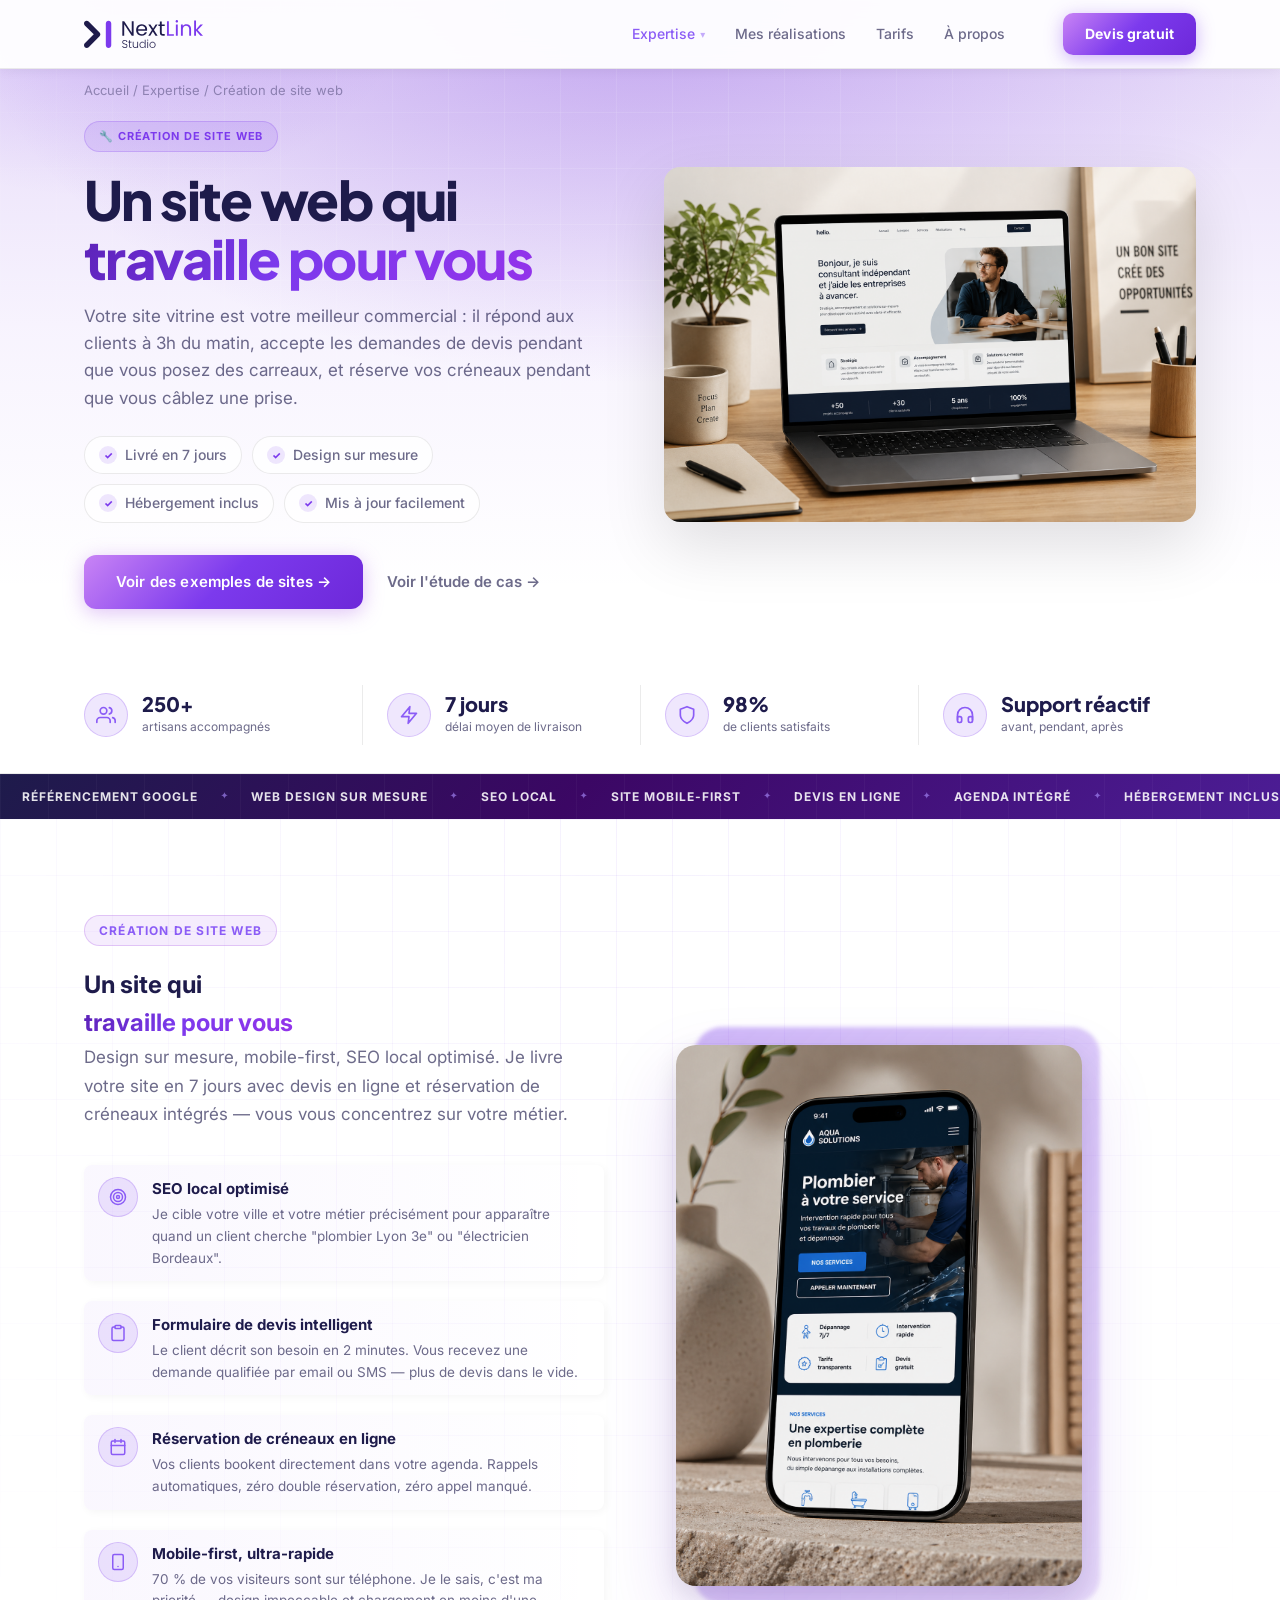
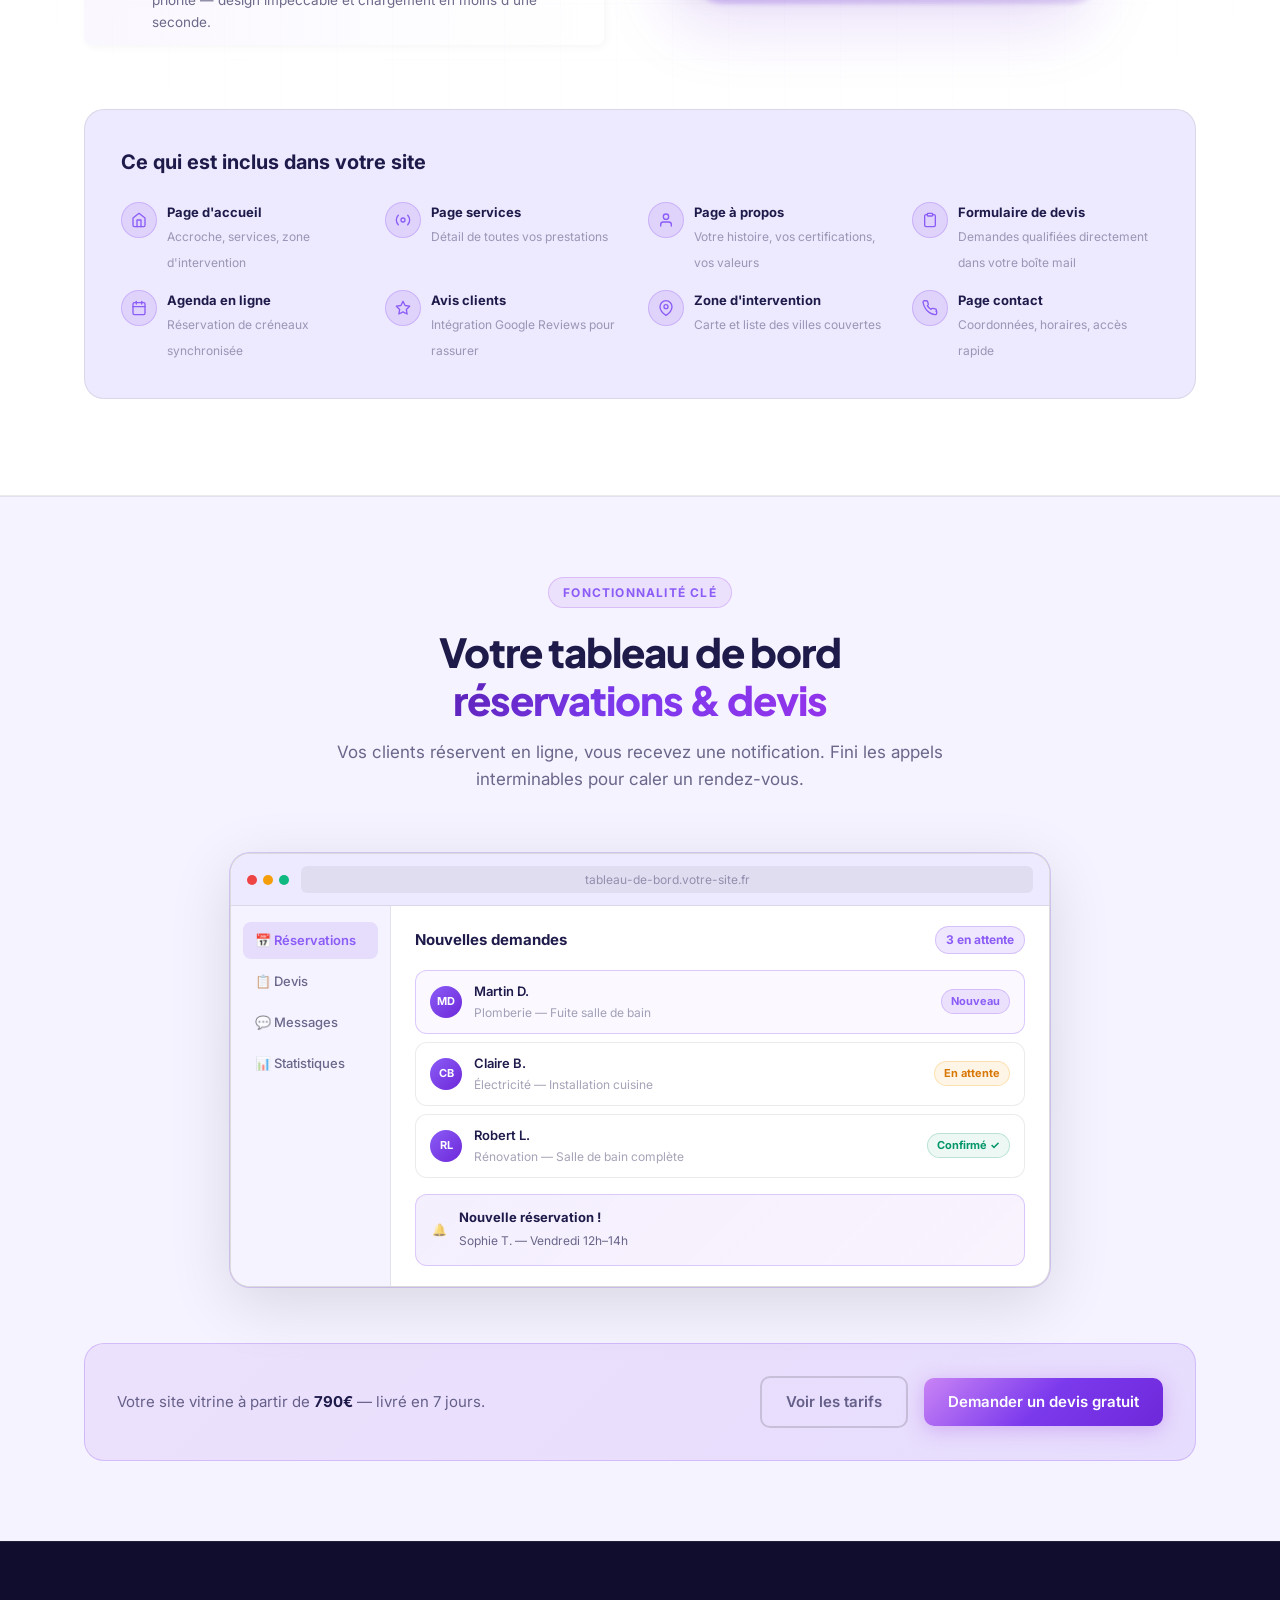
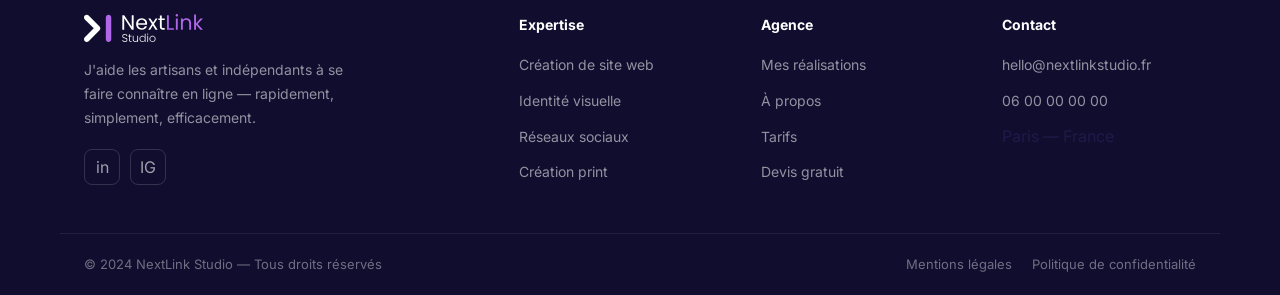
<file: site-web.html>
<!DOCTYPE html>
<html lang="fr">
<head>
  <meta charset="UTF-8" />
  <meta name="viewport" content="width=device-width, initial-scale=1.0" />
  <title>Création de site web — NextLink Studio</title>
  <meta name="description" content="NextLink Studio crée des sites web professionnels pour artisans et indépendants. Design sur mesure, SEO local, devis en ligne et réservation de créneaux. Livré en 7 jours." />
  <link rel="preconnect" href="https://fonts.googleapis.com" />
  <link rel="preconnect" href="https://fonts.gstatic.com" crossorigin />
  <link href="https://fonts.googleapis.com/css2?family=Inter:wght@400;500;600;700;800&family=Plus+Jakarta+Sans:wght@600;700;800;900&display=swap" rel="stylesheet" />
  <link rel="stylesheet" href="style.css" />
</head>
<body>

  <!-- NAVIGATION -->
  <header class="nav-wrapper">
    <nav class="nav container">
      <a href="index.html" class="logo">
        <img src="logo.svg" alt="NextLink Studio">
      </a>
      <ul class="nav-links">
        <li class="nav-dropdown">
          <a href="expertise.html" class="nav-has-dropdown active">Expertise <span class="nav-arrow">▾</span></a>
          <div class="dropdown-menu">
            <div class="dropdown-menu-inner">
              <div class="dm-header">Mes expertises</div>
              <a href="site-web.html" class="dropdown-item di-web">
                <div class="di-icon-wrap"><svg xmlns="http://www.w3.org/2000/svg" width="16" height="16" viewBox="0 0 24 24" fill="none" stroke="currentColor" stroke-width="2" stroke-linecap="round" stroke-linejoin="round"><circle cx="12" cy="12" r="10"/><line x1="2" y1="12" x2="22" y2="12"/><path d="M12 2a15.3 15.3 0 0 1 4 10 15.3 15.3 0 0 1-4 10 15.3 15.3 0 0 1-4-10 15.3 15.3 0 0 1 4-10z"/></svg></div>
                <div class="di-text"><strong>Création de site web</strong><small>Design sur mesure, livré en 7 jours</small></div>
                <span class="di-arrow">→</span>
              </a>
              <a href="identite-visuelle.html" class="dropdown-item di-design">
                <div class="di-icon-wrap"><svg xmlns="http://www.w3.org/2000/svg" width="16" height="16" viewBox="0 0 24 24" fill="none" stroke="currentColor" stroke-width="2" stroke-linecap="round" stroke-linejoin="round"><path d="M11 4H4a2 2 0 0 0-2 2v14a2 2 0 0 0 2 2h14a2 2 0 0 0 2-2v-7"/><path d="M18.5 2.5a2.121 2.121 0 0 1 3 3L12 15l-4 1 1-4 9.5-9.5z"/></svg></div>
                <div class="di-text"><strong>Identité visuelle</strong><small>Logo, charte graphique, supports</small></div>
                <span class="di-arrow">→</span>
              </a>
              <a href="posts-linkedin.html" class="dropdown-item di-linkedin">
                <div class="di-icon-wrap"><svg xmlns="http://www.w3.org/2000/svg" width="16" height="16" viewBox="0 0 24 24" fill="none" stroke="currentColor" stroke-width="2" stroke-linecap="round" stroke-linejoin="round"><rect x="5" y="2" width="14" height="20" rx="2" ry="2"/><line x1="12" y1="18" x2="12.01" y2="18"/></svg></div>
                <div class="di-text"><strong>Réseaux sociaux</strong><small>Contenus et visuels pour vos réseaux</small></div>
                <span class="di-arrow">→</span>
              </a>
              <a href="creation-print.html" class="dropdown-item di-print">
                <div class="di-icon-wrap"><svg xmlns="http://www.w3.org/2000/svg" width="16" height="16" viewBox="0 0 24 24" fill="none" stroke="currentColor" stroke-width="2" stroke-linecap="round" stroke-linejoin="round"><polyline points="6 9 6 2 18 2 18 9"/><path d="M6 18H4a2 2 0 0 1-2-2v-5a2 2 0 0 1 2-2h16a2 2 0 0 1 2 2v5a2 2 0 0 1-2 2h-2"/><rect x="6" y="14" width="12" height="8"/></svg></div>
                <div class="di-text"><strong>Création print</strong><small>Flyers, kakémonos, cartes de visite</small></div>
                <span class="di-arrow">→</span>
              </a>
              <div class="dm-footer"><a href="expertise.html">Voir toutes nos expertises →</a></div>
            </div>
          </div>
        </li>
        <li><a href="realisations.html">Mes réalisations</a></li>
        <li><a href="tarifs.html">Tarifs</a></li>
        <li><a href="a-propos.html">À propos</a></li>
      </ul>
      <a href="devis.html" class="btn btn-primary nav-cta">Devis gratuit</a>
      <button class="menu-toggle" aria-label="Menu" onclick="toggleMenu()">
        <span></span><span></span><span></span>
      </button>
    </nav>
  </header>
  <div class="nav-mobile" id="navMobile">
    <div class="nav-mobile-inner">
      <div class="nav-mobile-nav">
        <div class="nav-mobile-group">
          <button class="nav-mobile-toggle" onclick="toggleExpertise(this)">
            <span class="nav-mobile-toggle-left"><span class="nm-num">01</span>Expertise</span>
            <span class="nav-mobile-arrow">▾</span>
          </button>
          <div class="nav-mobile-submenu"><div class="nav-mobile-submenu-inner">
            <a href="site-web.html" onclick="toggleMenu()"><span class="nm-service-icon">🌐</span>Création de site web</a>
            <a href="identite-visuelle.html" onclick="toggleMenu()"><span class="nm-service-icon">🎨</span>Identité visuelle</a>
            <a href="posts-linkedin.html" onclick="toggleMenu()"><span class="nm-service-icon">📱</span>Réseaux sociaux</a>
            <a href="creation-print.html" onclick="toggleMenu()"><span class="nm-service-icon">🖨️</span>Création print</a>
          </div></div>
        </div>
        <a href="realisations.html" onclick="toggleMenu()"><span class="nm-num">02</span>Mes réalisations</a>
        <a href="tarifs.html" onclick="toggleMenu()"><span class="nm-num">03</span>Tarifs</a>
        <a href="a-propos.html" onclick="toggleMenu()"><span class="nm-num">04</span>À propos</a>
      </div>
      <div class="nav-mobile-cta">
        <a href="devis.html" class="btn btn-primary" onclick="toggleMenu()">Devis gratuit →</a>
        <p class="nav-mobile-tagline">Votre projet mérite le meilleur.</p>
      </div>
    </div>
  </div>

  <!-- PAGE HERO -->
  <section class="page-hero page-hero--split">
    <div class="page-hero-bg"></div>
    <div class="container page-hero-content">
      <div class="page-hero-text">
        <div class="page-breadcrumb"><a href="index.html">Accueil</a> / <a href="expertise.html">Expertise</a> / <span>Création de site web</span></div>
        <div class="sw-hero-badge">🔧 Création de site web</div>
        <h1>Un site web qui<br /><span class="gradient-text">travaille pour vous</span></h1>
        <p>Votre site vitrine est votre meilleur commercial : il répond aux clients à 3h du matin, accepte les demandes de devis pendant que vous posez des carreaux, et réserve vos créneaux pendant que vous câblez une prise.</p>
        <div class="sw-hero-tags">
          <span class="sw-hero-tag"><span class="sw-hero-check">✓</span>Livré en 7 jours</span>
          <span class="sw-hero-tag"><span class="sw-hero-check">✓</span>Design sur mesure</span>
          <span class="sw-hero-tag"><span class="sw-hero-check">✓</span>Hébergement inclus</span>
          <span class="sw-hero-tag"><span class="sw-hero-check">✓</span>Mis à jour facilement</span>
        </div>
        <div class="sw-hero-actions">
          <a href="realisations.html" class="btn btn-primary btn-lg">Voir des exemples de sites →</a>
          <a href="etude-de-cas-elec-prime.html" class="sw-hero-link">Voir l'étude de cas →</a>
        </div>
      </div>
      <div class="page-hero-img">
        <img src="images/websites_images.png" alt="Exemples de sites web créés par NextLink Studio" />
      </div>
    </div>
  </section>

  <!-- STATS BAR -->
  <div class="sw-stats-bar">
    <div class="container">
      <div class="sw-stats">
        <div class="sw-stat">
          <div class="sw-stat-icon"><svg xmlns="http://www.w3.org/2000/svg" width="20" height="20" viewBox="0 0 24 24" fill="none" stroke="currentColor" stroke-width="2" stroke-linecap="round" stroke-linejoin="round"><path d="M17 21v-2a4 4 0 0 0-4-4H5a4 4 0 0 0-4 4v2"/><circle cx="9" cy="7" r="4"/><path d="M23 21v-2a4 4 0 0 0-3-3.87"/><path d="M16 3.13a4 4 0 0 1 0 7.75"/></svg></div>
          <div class="sw-stat-text">
            <span class="sw-stat-value">250+</span>
            <span class="sw-stat-label">artisans accompagnés</span>
          </div>
        </div>
        <div class="sw-stat">
          <div class="sw-stat-icon"><svg xmlns="http://www.w3.org/2000/svg" width="20" height="20" viewBox="0 0 24 24" fill="none" stroke="currentColor" stroke-width="2" stroke-linecap="round" stroke-linejoin="round"><polygon points="13 2 3 14 12 14 11 22 21 10 12 10 13 2"/></svg></div>
          <div class="sw-stat-text">
            <span class="sw-stat-value">7 jours</span>
            <span class="sw-stat-label">délai moyen de livraison</span>
          </div>
        </div>
        <div class="sw-stat">
          <div class="sw-stat-icon"><svg xmlns="http://www.w3.org/2000/svg" width="20" height="20" viewBox="0 0 24 24" fill="none" stroke="currentColor" stroke-width="2" stroke-linecap="round" stroke-linejoin="round"><path d="M12 22s8-4 8-10V5l-8-3-8 3v7c0 6 8 10 8 10z"/></svg></div>
          <div class="sw-stat-text">
            <span class="sw-stat-value">98%</span>
            <span class="sw-stat-label">de clients satisfaits</span>
          </div>
        </div>
        <div class="sw-stat">
          <div class="sw-stat-icon"><svg xmlns="http://www.w3.org/2000/svg" width="20" height="20" viewBox="0 0 24 24" fill="none" stroke="currentColor" stroke-width="2" stroke-linecap="round" stroke-linejoin="round"><path d="M3 18v-6a9 9 0 0 1 18 0v6"/><path d="M21 19a2 2 0 0 1-2 2h-1a2 2 0 0 1-2-2v-3a2 2 0 0 1 2-2h3zM3 19a2 2 0 0 0 2 2h1a2 2 0 0 0 2-2v-3a2 2 0 0 0-2-2H3z"/></svg></div>
          <div class="sw-stat-text">
            <span class="sw-stat-value">Support réactif</span>
            <span class="sw-stat-label">avant, pendant, après</span>
          </div>
        </div>
      </div>
    </div>
  </div>

  <!-- TICKER -->
  <div class="sw-ticker" aria-hidden="true">
    <div class="sw-ticker-track">
      <span>Référencement Google</span><span class="sw-sep">✦</span>
      <span>Web Design sur mesure</span><span class="sw-sep">✦</span>
      <span>SEO Local</span><span class="sw-sep">✦</span>
      <span>Site Mobile-First</span><span class="sw-sep">✦</span>
      <span>Devis en ligne</span><span class="sw-sep">✦</span>
      <span>Agenda intégré</span><span class="sw-sep">✦</span>
      <span>Hébergement inclus</span><span class="sw-sep">✦</span>
      <span>Livré en 7 jours</span><span class="sw-sep">✦</span>
      <span>Google Maps optimisé</span><span class="sw-sep">✦</span>
      <span>Site ultra-rapide</span><span class="sw-sep">✦</span>
      <span>Référencement Google</span><span class="sw-sep">✦</span>
      <span>Web Design sur mesure</span><span class="sw-sep">✦</span>
      <span>SEO Local</span><span class="sw-sep">✦</span>
      <span>Site Mobile-First</span><span class="sw-sep">✦</span>
      <span>Devis en ligne</span><span class="sw-sep">✦</span>
      <span>Agenda intégré</span><span class="sw-sep">✦</span>
      <span>Hébergement inclus</span><span class="sw-sep">✦</span>
      <span>Livré en 7 jours</span><span class="sw-sep">✦</span>
      <span>Google Maps optimisé</span><span class="sw-sep">✦</span>
      <span>Site ultra-rapide</span><span class="sw-sep">✦</span>
    </div>
  </div>

  <!-- CONTENU PRINCIPAL -->
  <section class="expertise-section" id="sites-web">
    <div class="container">
      <div class="expertise-grid">
        <div class="expertise-text">
          <div class="section-badge">Création de site web</div>
          <h2>Un site qui<br /><span class="gradient-text">travaille pour vous</span></h2>
          <p class="expertise-intro">Design sur mesure, mobile-first, SEO local optimisé. Je livre votre site en 7 jours avec devis en ligne et réservation de créneaux intégrés — vous vous concentrez sur votre métier.</p>

          <div class="expertise-features">
            <div class="ef-item">
              <div class="ef-icon"><svg xmlns="http://www.w3.org/2000/svg" width="18" height="18" viewBox="0 0 24 24" fill="none" stroke="currentColor" stroke-width="2" stroke-linecap="round" stroke-linejoin="round"><circle cx="12" cy="12" r="10"/><circle cx="12" cy="12" r="6"/><circle cx="12" cy="12" r="2"/></svg></div>
              <div>
                <strong>SEO local optimisé</strong>
                <p>Je cible votre ville et votre métier précisément pour apparaître quand un client cherche "plombier Lyon 3e" ou "électricien Bordeaux".</p>
              </div>
            </div>
            <div class="ef-item">
              <div class="ef-icon"><svg xmlns="http://www.w3.org/2000/svg" width="18" height="18" viewBox="0 0 24 24" fill="none" stroke="currentColor" stroke-width="2" stroke-linecap="round" stroke-linejoin="round"><path d="M16 4h2a2 2 0 0 1 2 2v14a2 2 0 0 1-2 2H6a2 2 0 0 1-2-2V6a2 2 0 0 1 2-2h2"/><rect x="8" y="2" width="8" height="4" rx="1" ry="1"/></svg></div>
              <div>
                <strong>Formulaire de devis intelligent</strong>
                <p>Le client décrit son besoin en 2 minutes. Vous recevez une demande qualifiée par email ou SMS — plus de devis dans le vide.</p>
              </div>
            </div>
            <div class="ef-item">
              <div class="ef-icon"><svg xmlns="http://www.w3.org/2000/svg" width="18" height="18" viewBox="0 0 24 24" fill="none" stroke="currentColor" stroke-width="2" stroke-linecap="round" stroke-linejoin="round"><rect x="3" y="4" width="18" height="18" rx="2" ry="2"/><line x1="16" y1="2" x2="16" y2="6"/><line x1="8" y1="2" x2="8" y2="6"/><line x1="3" y1="10" x2="21" y2="10"/></svg></div>
              <div>
                <strong>Réservation de créneaux en ligne</strong>
                <p>Vos clients bookent directement dans votre agenda. Rappels automatiques, zéro double réservation, zéro appel manqué.</p>
              </div>
            </div>
            <div class="ef-item">
              <div class="ef-icon"><svg xmlns="http://www.w3.org/2000/svg" width="18" height="18" viewBox="0 0 24 24" fill="none" stroke="currentColor" stroke-width="2" stroke-linecap="round" stroke-linejoin="round"><rect x="5" y="2" width="14" height="20" rx="2" ry="2"/><line x1="12" y1="18" x2="12.01" y2="18"/></svg></div>
              <div>
                <strong>Mobile-first, ultra-rapide</strong>
                <p>70 % de vos visiteurs sont sur téléphone. Je le sais, c'est ma priorité — design impeccable et chargement en moins d'une seconde.</p>
              </div>
            </div>
          </div>
        </div>
        <div class="expertise-visual">
          <div class="mockup-phone-wrap">
            <div class="mockup-phone-glow"></div>
            <img src="images/mockup_phone.png" alt="Mockup site web sur mobile" class="mockup-phone-img" />
          </div>
        </div>
      </div>

      <div class="deliverables">
        <h3>Ce qui est inclus dans votre site</h3>
        <div class="deliverables-grid">
          <div class="deliverable-item"><div class="di-icon"><svg xmlns="http://www.w3.org/2000/svg" width="16" height="16" viewBox="0 0 24 24" fill="none" stroke="currentColor" stroke-width="2" stroke-linecap="round" stroke-linejoin="round"><path d="M3 9l9-7 9 7v11a2 2 0 0 1-2 2H5a2 2 0 0 1-2-2z"/><polyline points="9 22 9 12 15 12 15 22"/></svg></div><div><strong>Page d'accueil</strong><small>Accroche, services, zone d'intervention</small></div></div>
          <div class="deliverable-item"><div class="di-icon"><svg xmlns="http://www.w3.org/2000/svg" width="16" height="16" viewBox="0 0 24 24" fill="none" stroke="currentColor" stroke-width="2" stroke-linecap="round" stroke-linejoin="round"><circle cx="12" cy="12" r="3"/><path d="M19.07 4.93a10 10 0 0 1 0 14.14M4.93 4.93a10 10 0 0 0 0 14.14"/></svg></div><div><strong>Page services</strong><small>Détail de toutes vos prestations</small></div></div>
          <div class="deliverable-item"><div class="di-icon"><svg xmlns="http://www.w3.org/2000/svg" width="16" height="16" viewBox="0 0 24 24" fill="none" stroke="currentColor" stroke-width="2" stroke-linecap="round" stroke-linejoin="round"><path d="M20 21v-2a4 4 0 0 0-4-4H8a4 4 0 0 0-4 4v2"/><circle cx="12" cy="7" r="4"/></svg></div><div><strong>Page à propos</strong><small>Votre histoire, vos certifications, vos valeurs</small></div></div>
          <div class="deliverable-item"><div class="di-icon"><svg xmlns="http://www.w3.org/2000/svg" width="16" height="16" viewBox="0 0 24 24" fill="none" stroke="currentColor" stroke-width="2" stroke-linecap="round" stroke-linejoin="round"><path d="M16 4h2a2 2 0 0 1 2 2v14a2 2 0 0 1-2 2H6a2 2 0 0 1-2-2V6a2 2 0 0 1 2-2h2"/><rect x="8" y="2" width="8" height="4" rx="1" ry="1"/></svg></div><div><strong>Formulaire de devis</strong><small>Demandes qualifiées directement dans votre boîte mail</small></div></div>
          <div class="deliverable-item"><div class="di-icon"><svg xmlns="http://www.w3.org/2000/svg" width="16" height="16" viewBox="0 0 24 24" fill="none" stroke="currentColor" stroke-width="2" stroke-linecap="round" stroke-linejoin="round"><rect x="3" y="4" width="18" height="18" rx="2" ry="2"/><line x1="16" y1="2" x2="16" y2="6"/><line x1="8" y1="2" x2="8" y2="6"/><line x1="3" y1="10" x2="21" y2="10"/></svg></div><div><strong>Agenda en ligne</strong><small>Réservation de créneaux synchronisée</small></div></div>
          <div class="deliverable-item"><div class="di-icon"><svg xmlns="http://www.w3.org/2000/svg" width="16" height="16" viewBox="0 0 24 24" fill="none" stroke="currentColor" stroke-width="2" stroke-linecap="round" stroke-linejoin="round"><polygon points="12 2 15.09 8.26 22 9.27 17 14.14 18.18 21.02 12 17.77 5.82 21.02 7 14.14 2 9.27 8.91 8.26 12 2"/></svg></div><div><strong>Avis clients</strong><small>Intégration Google Reviews pour rassurer</small></div></div>
          <div class="deliverable-item"><div class="di-icon"><svg xmlns="http://www.w3.org/2000/svg" width="16" height="16" viewBox="0 0 24 24" fill="none" stroke="currentColor" stroke-width="2" stroke-linecap="round" stroke-linejoin="round"><path d="M21 10c0 7-9 13-9 13s-9-6-9-13a9 9 0 0 1 18 0z"/><circle cx="12" cy="10" r="3"/></svg></div><div><strong>Zone d'intervention</strong><small>Carte et liste des villes couvertes</small></div></div>
          <div class="deliverable-item"><div class="di-icon"><svg xmlns="http://www.w3.org/2000/svg" width="16" height="16" viewBox="0 0 24 24" fill="none" stroke="currentColor" stroke-width="2" stroke-linecap="round" stroke-linejoin="round"><path d="M22 16.92v3a2 2 0 0 1-2.18 2 19.79 19.79 0 0 1-8.63-3.07A19.5 19.5 0 0 1 4.69 12a19.79 19.79 0 0 1-3.07-8.67A2 2 0 0 1 3.6 1.17h3a2 2 0 0 1 2 1.72c.127.96.361 1.903.7 2.81a2 2 0 0 1-.45 2.11L7.91 8.5a16 16 0 0 0 5.59 5.59l.91-.91a2 2 0 0 1 2.11-.45c.907.339 1.85.573 2.81.7A2 2 0 0 1 21 16.92z"/></svg></div><div><strong>Page contact</strong><small>Coordonnées, horaires, accès rapide</small></div></div>
        </div>
      </div>

    </div>
  </section>

  <!-- TABLEAU DE BORD RÉSERVATIONS & DEVIS -->
  <section class="mockup-feature-section">
    <div class="container">
      <div class="section-header">
        <div class="section-badge">Fonctionnalité clé</div>
        <h2>Votre tableau de bord<br /><span class="gradient-text">réservations & devis</span></h2>
        <p>Vos clients réservent en ligne, vous recevez une notification. Fini les appels interminables pour caler un rendez-vous.</p>
      </div>
      <div class="booking-mockup-wrap">
        <div class="booking-mockup">
          <div class="bm-header">
            <div class="bm-dots"><span></span><span></span><span></span></div>
            <div class="bm-url">tableau-de-bord.votre-site.fr</div>
          </div>
          <div class="bm-body">
            <aside class="bm-sidebar">
              <div class="bm-nav-item bm-active">📅 Réservations</div>
              <div class="bm-nav-item">📋 Devis</div>
              <div class="bm-nav-item">💬 Messages</div>
              <div class="bm-nav-item">📊 Statistiques</div>
            </aside>
            <main class="bm-main">
              <div class="bm-main-header">
                <h4>Nouvelles demandes</h4>
                <span class="bm-badge-count">3 en attente</span>
              </div>
              <div class="bm-list">
                <div class="bm-item bm-item-new">
                  <div class="bm-item-avatar">MD</div>
                  <div class="bm-item-info">
                    <strong>Martin D.</strong>
                    <span>Plomberie — Fuite salle de bain</span>
                  </div>
                  <span class="bm-pill bm-pill-new">Nouveau</span>
                </div>
                <div class="bm-item">
                  <div class="bm-item-avatar">CB</div>
                  <div class="bm-item-info">
                    <strong>Claire B.</strong>
                    <span>Électricité — Installation cuisine</span>
                  </div>
                  <span class="bm-pill bm-pill-pending">En attente</span>
                </div>
                <div class="bm-item">
                  <div class="bm-item-avatar">RL</div>
                  <div class="bm-item-info">
                    <strong>Robert L.</strong>
                    <span>Rénovation — Salle de bain complète</span>
                  </div>
                  <span class="bm-pill bm-pill-ok">Confirmé ✓</span>
                </div>
              </div>
              <div class="bm-notif">
                <span class="bm-notif-icon">🔔</span>
                <div>
                  <strong>Nouvelle réservation !</strong>
                  <span>Sophie T. — Vendredi 12h–14h</span>
                </div>
              </div>
            </main>
          </div>
        </div>
      </div>
      <div class="expertise-cta-block" style="margin-top:56px">
        <p>Votre site vitrine à partir de <strong>790€</strong> — livré en 7 jours.</p>
        <a href="tarifs.html" class="btn btn-outline">Voir les tarifs</a>
        <a href="devis.html" class="btn btn-primary">Demander un devis gratuit</a>
      </div>
    </div>
  </section>

  <!-- FOOTER -->
  <footer class="footer">
    <div class="container footer-inner">
      <div class="footer-brand">
        <a href="index.html" class="logo"><img src="logo_nextlink_studio.svg" alt="NextLink Studio"></a>
        <p>J'aide les artisans et indépendants à se faire connaître en ligne — rapidement, simplement, efficacement.</p>
        <div class="footer-social">
          <a href="#" aria-label="LinkedIn">in</a>
          <a href="#" aria-label="Instagram">IG</a>
        </div>
      </div>
      <div class="footer-links">
        <h5>Expertise</h5>
        <ul>
          <li><a href="site-web.html">Création de site web</a></li>
          <li><a href="identite-visuelle.html">Identité visuelle</a></li>
          <li><a href="posts-linkedin.html">Réseaux sociaux</a></li>
          <li><a href="creation-print.html">Création print</a></li>
        </ul>
      </div>
      <div class="footer-links">
        <h5>Agence</h5>
        <ul>
          <li><a href="realisations.html">Mes réalisations</a></li>
          <li><a href="a-propos.html">À propos</a></li>
          <li><a href="tarifs.html">Tarifs</a></li>
          <li><a href="devis.html">Devis gratuit</a></li>
        </ul>
      </div>
      <div class="footer-links">
        <h5>Contact</h5>
        <ul>
          <li><a href="mailto:hello@nextlinkstudio.fr">hello@nextlinkstudio.fr</a></li>
          <li><a href="tel:+33600000000">06 00 00 00 00</a></li>
          <li>Paris — France</li>
        </ul>
      </div>
    </div>
    <div class="footer-bottom container">
      <p>© 2024 NextLink Studio — Tous droits réservés</p>
      <div class="footer-legal">
        <a href="#">Mentions légales</a>
        <a href="#">Politique de confidentialité</a>
      </div>
    </div>
  </footer>

  <script src="app.js"></script>
</body>
</html>
</file>
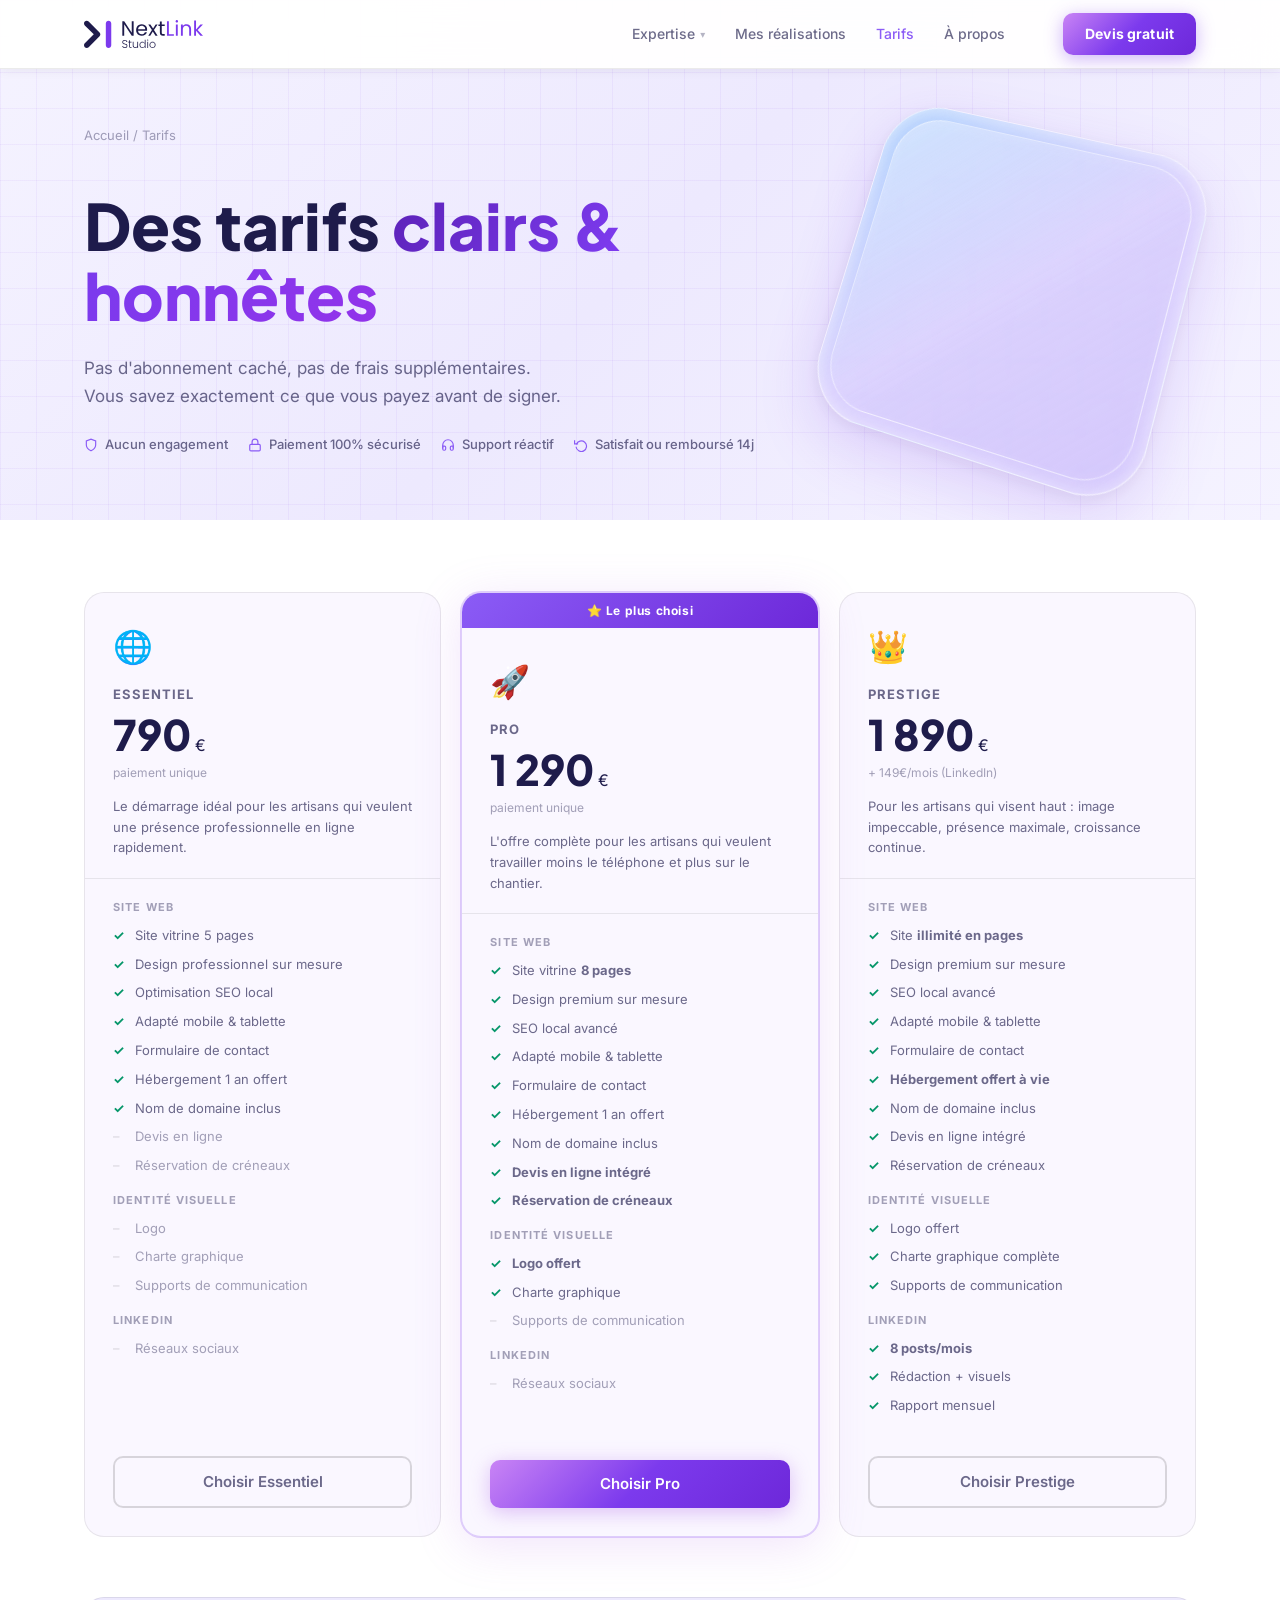
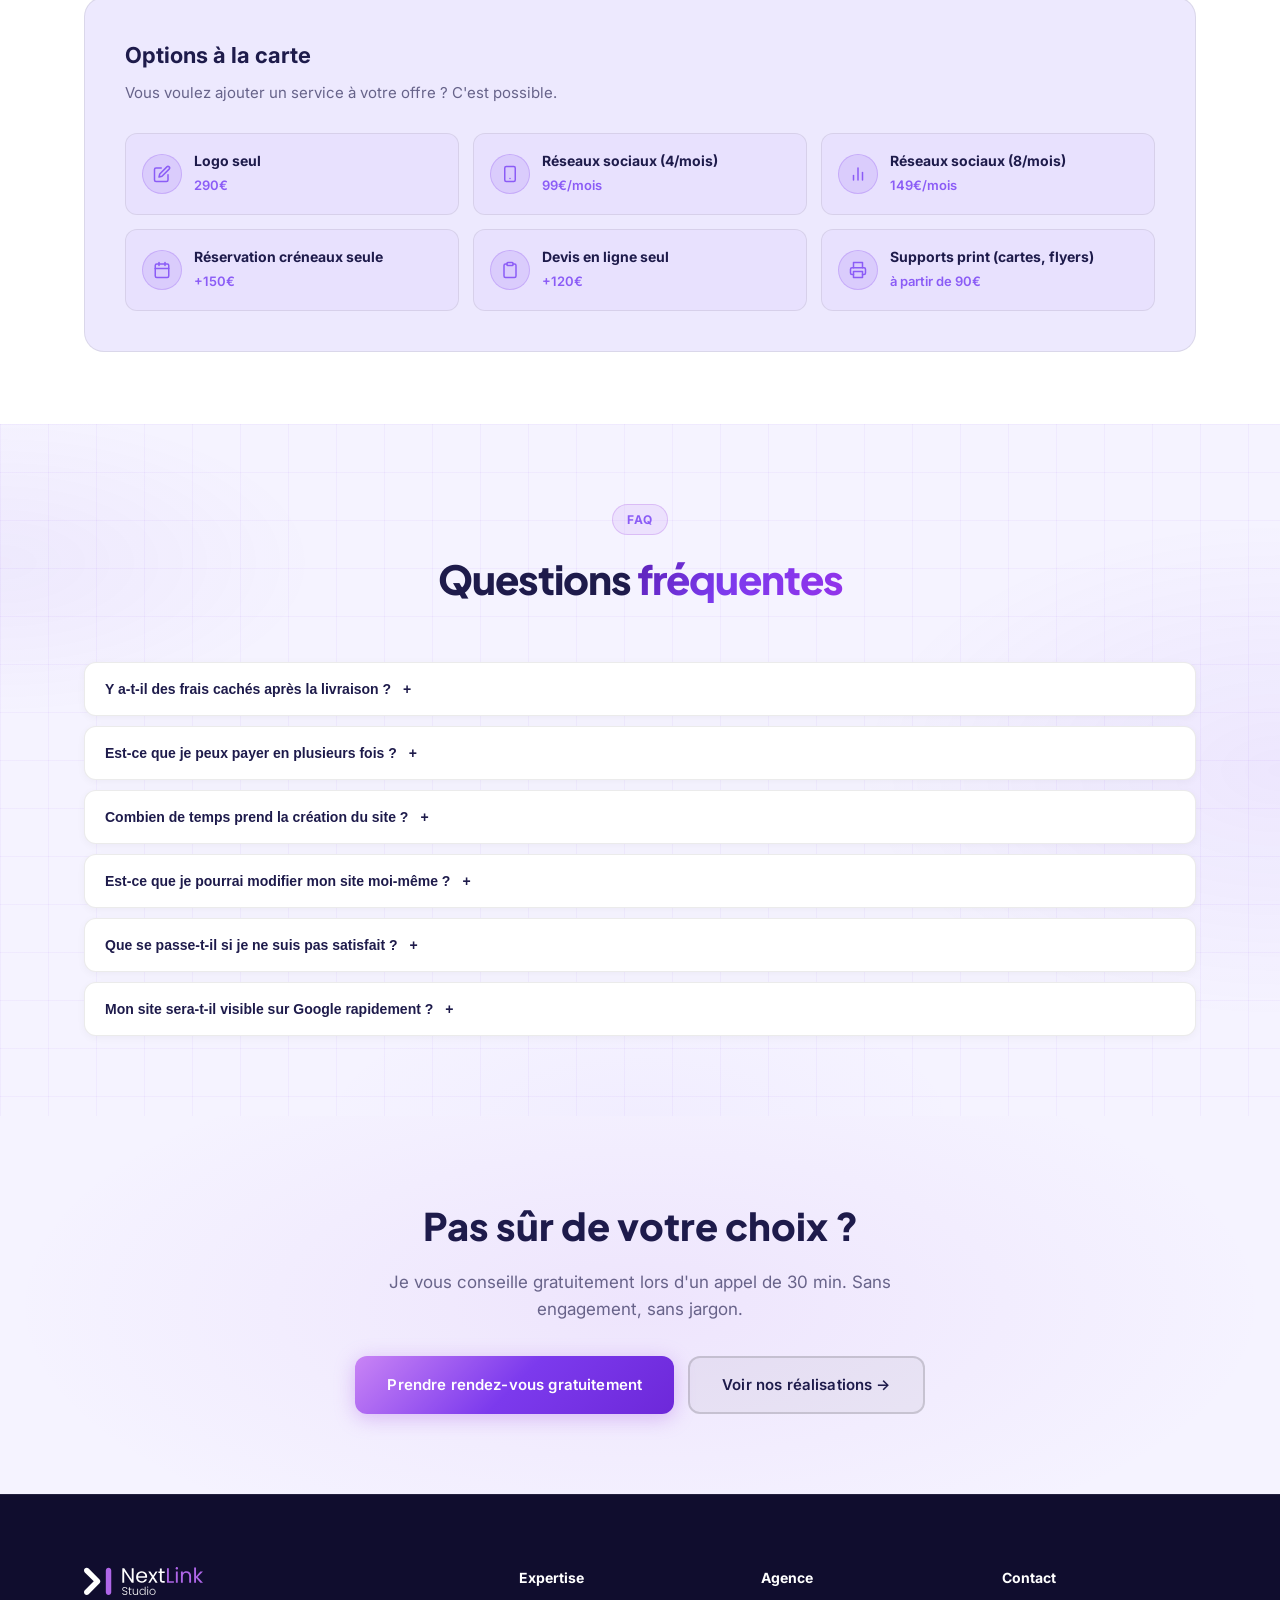
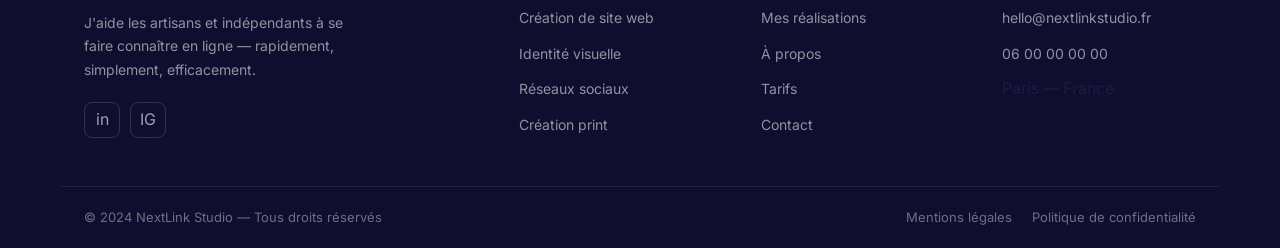
<file: tarifs.html>
<!DOCTYPE html>
<html lang="fr">
<head>
  <meta charset="UTF-8" />
  <meta name="viewport" content="width=device-width, initial-scale=1.0" />
  <title>Tarifs — NextLink Studio</title>
  <meta name="description" content="Des offres claires, sans mauvaises surprises. Site web pro, identité visuelle et LinkedIn pour artisans à partir de 790€." />
  <link rel="preconnect" href="https://fonts.googleapis.com" />
  <link rel="preconnect" href="https://fonts.gstatic.com" crossorigin />
  <link href="https://fonts.googleapis.com/css2?family=Inter:wght@400;500;600;700;800&family=Plus+Jakarta+Sans:wght@600;700;800;900&display=swap" rel="stylesheet" />
  <link rel="stylesheet" href="style.css" />
</head>
<body>

  <!-- NAVIGATION -->
  <header class="nav-wrapper">
    <nav class="nav container">
      <a href="index.html" class="logo">
        <img src="logo.svg" alt="NextLink Studio">
      </a>
      <ul class="nav-links">
        <li class="nav-dropdown">
          <a href="expertise.html" class="nav-has-dropdown">Expertise <span class="nav-arrow">▾</span></a>
          <div class="dropdown-menu">
            <div class="dropdown-menu-inner">
              <div class="dm-header">Mes expertises</div>
              <a href="site-web.html" class="dropdown-item di-web">
                <div class="di-icon-wrap"><svg xmlns="http://www.w3.org/2000/svg" width="16" height="16" viewBox="0 0 24 24" fill="none" stroke="currentColor" stroke-width="2" stroke-linecap="round" stroke-linejoin="round"><circle cx="12" cy="12" r="10"/><line x1="2" y1="12" x2="22" y2="12"/><path d="M12 2a15.3 15.3 0 0 1 4 10 15.3 15.3 0 0 1-4 10 15.3 15.3 0 0 1-4-10 15.3 15.3 0 0 1 4-10z"/></svg></div>
                <div class="di-text"><strong>Création de site web</strong><small>Design sur mesure, livré en 7 jours</small></div>
                <span class="di-arrow">→</span>
              </a>
              <a href="identite-visuelle.html" class="dropdown-item di-design">
                <div class="di-icon-wrap"><svg xmlns="http://www.w3.org/2000/svg" width="16" height="16" viewBox="0 0 24 24" fill="none" stroke="currentColor" stroke-width="2" stroke-linecap="round" stroke-linejoin="round"><path d="M11 4H4a2 2 0 0 0-2 2v14a2 2 0 0 0 2 2h14a2 2 0 0 0 2-2v-7"/><path d="M18.5 2.5a2.121 2.121 0 0 1 3 3L12 15l-4 1 1-4 9.5-9.5z"/></svg></div>
                <div class="di-text"><strong>Identité visuelle</strong><small>Logo, charte graphique, supports</small></div>
                <span class="di-arrow">→</span>
              </a>
              <a href="posts-linkedin.html" class="dropdown-item di-linkedin">
                <div class="di-icon-wrap"><svg xmlns="http://www.w3.org/2000/svg" width="16" height="16" viewBox="0 0 24 24" fill="none" stroke="currentColor" stroke-width="2" stroke-linecap="round" stroke-linejoin="round"><rect x="5" y="2" width="14" height="20" rx="2" ry="2"/><line x1="12" y1="18" x2="12.01" y2="18"/></svg></div>
                <div class="di-text"><strong>Réseaux sociaux</strong><small>Contenus et visuels pour vos réseaux</small></div>
                <span class="di-arrow">→</span>
              </a>
              <a href="creation-print.html" class="dropdown-item di-print">
                <div class="di-icon-wrap"><svg xmlns="http://www.w3.org/2000/svg" width="16" height="16" viewBox="0 0 24 24" fill="none" stroke="currentColor" stroke-width="2" stroke-linecap="round" stroke-linejoin="round"><polyline points="6 9 6 2 18 2 18 9"/><path d="M6 18H4a2 2 0 0 1-2-2v-5a2 2 0 0 1 2-2h16a2 2 0 0 1 2 2v5a2 2 0 0 1-2 2h-2"/><rect x="6" y="14" width="12" height="8"/></svg></div>
                <div class="di-text"><strong>Création print</strong><small>Flyers, kakémonos, cartes de visite</small></div>
                <span class="di-arrow">→</span>
              </a>
              <div class="dm-footer"><a href="expertise.html">Voir toutes nos expertises →</a></div>
            </div>
          </div>
        </li>
        <li><a href="realisations.html">Mes réalisations</a></li>
        <li><a href="tarifs.html" class="active">Tarifs</a></li>
        <li><a href="a-propos.html">À propos</a></li>
      </ul>
      <a href="devis.html" class="btn btn-primary nav-cta">Devis gratuit</a>
      <button class="menu-toggle" aria-label="Menu" onclick="toggleMenu()">
        <span></span><span></span><span></span>
      </button>
    </nav>
  </header>
  <div class="nav-mobile" id="navMobile">
    <div class="nav-mobile-inner">
      <div class="nav-mobile-nav">
        <div class="nav-mobile-group">
          <button class="nav-mobile-toggle" onclick="toggleExpertise(this)">
            <span class="nav-mobile-toggle-left"><span class="nm-num">01</span>Expertise</span>
            <span class="nav-mobile-arrow">▾</span>
          </button>
          <div class="nav-mobile-submenu"><div class="nav-mobile-submenu-inner">
            <a href="site-web.html" onclick="toggleMenu()"><span class="nm-service-icon">🌐</span>Création de site web</a>
            <a href="identite-visuelle.html" onclick="toggleMenu()"><span class="nm-service-icon">🎨</span>Identité visuelle</a>
            <a href="posts-linkedin.html" onclick="toggleMenu()"><span class="nm-service-icon">📱</span>Réseaux sociaux</a>
            <a href="creation-print.html" onclick="toggleMenu()"><span class="nm-service-icon">🖨️</span>Création print</a>
          </div></div>
        </div>
        <a href="realisations.html" onclick="toggleMenu()"><span class="nm-num">02</span>Mes réalisations</a>
        <a href="tarifs.html" onclick="toggleMenu()"><span class="nm-num">03</span>Tarifs</a>
        <a href="a-propos.html" onclick="toggleMenu()"><span class="nm-num">04</span>À propos</a>
      </div>
      <div class="nav-mobile-cta">
        <a href="devis.html" class="btn btn-primary" onclick="toggleMenu()">Devis gratuit →</a>
        <p class="nav-mobile-tagline">Votre projet mérite le meilleur.</p>
      </div>
    </div>
  </div>

  <!-- PAGE HERO TARIFS -->
  <section class="tarif-hero">
    <div class="container tarif-hero-inner">

      <!-- LEFT -->
      <div class="tarif-hero-left">
        <div class="page-breadcrumb"><a href="index.html">Accueil</a> / <span>Tarifs</span></div>

        <h1 class="tarif-hero-title">
          Des tarifs <span class="gradient-text">clairs &amp; honnêtes</span>
        </h1>
        <p class="tarif-hero-sub">Pas d'abonnement caché, pas de frais supplémentaires.<br>Vous savez exactement ce que vous payez avant de signer.</p>

        <!-- Trust badges -->
        <div class="tarif-trust">
          <div class="tarif-trust-item">
            <svg xmlns="http://www.w3.org/2000/svg" width="14" height="14" viewBox="0 0 24 24" fill="none" stroke="currentColor" stroke-width="2"><path d="M12 22s8-4 8-10V5l-8-3-8 3v7c0 6 8 10 8 10z"/></svg>
            Aucun engagement
          </div>
          <div class="tarif-trust-item">
            <svg xmlns="http://www.w3.org/2000/svg" width="14" height="14" viewBox="0 0 24 24" fill="none" stroke="currentColor" stroke-width="2"><rect x="3" y="11" width="18" height="11" rx="2" ry="2"/><path d="M7 11V7a5 5 0 0 1 10 0v4"/></svg>
            Paiement 100% sécurisé
          </div>
          <div class="tarif-trust-item">
            <svg xmlns="http://www.w3.org/2000/svg" width="14" height="14" viewBox="0 0 24 24" fill="none" stroke="currentColor" stroke-width="2"><path d="M3 18v-6a9 9 0 0 1 18 0v6"/><path d="M21 19a2 2 0 0 1-2 2h-1a2 2 0 0 1-2-2v-3a2 2 0 0 1 2-2h3zM3 19a2 2 0 0 0 2 2h1a2 2 0 0 0 2-2v-3a2 2 0 0 0-2-2H3z"/></svg>
            Support réactif
          </div>
          <div class="tarif-trust-item">
            <svg xmlns="http://www.w3.org/2000/svg" width="14" height="14" viewBox="0 0 24 24" fill="none" stroke="currentColor" stroke-width="2"><polyline points="1 4 1 10 7 10"/><path d="M3.51 15a9 9 0 1 0 .49-3.99"/></svg>
            Satisfait ou remboursé 14j
          </div>
        </div>
      </div>

      <!-- RIGHT — forme décorative -->
      <div class="tarif-hero-right" aria-hidden="true">
        <div class="tarif-shape-wrap">
          <div class="tarif-shape"></div>
        </div>
      </div>

    </div>
  </section>

  <!-- GRILLE TARIFS -->
  <section class="tarifs-page">
    <div class="container">
      <div class="pricing-grid-page">

        <div class="pricing-card-page">
          <div class="pcp-header">
            <div class="pcp-icon">🌐</div>
            <div class="pcp-name">Essentiel</div>
            <div class="pcp-price"><span>790</span>€</div>
            <div class="pcp-billing">paiement unique</div>
            <p class="pcp-pitch">Le démarrage idéal pour les artisans qui veulent une présence professionnelle en ligne rapidement.</p>
          </div>
          <div class="pcp-body">
            <div class="pcp-section-title">Site web</div>
            <ul class="pcp-features">
              <li class="yes">Site vitrine 5 pages</li>
              <li class="yes">Design professionnel sur mesure</li>
              <li class="yes">Optimisation SEO local</li>
              <li class="yes">Adapté mobile & tablette</li>
              <li class="yes">Formulaire de contact</li>
              <li class="yes">Hébergement 1 an offert</li>
              <li class="yes">Nom de domaine inclus</li>
              <li class="no">Devis en ligne</li>
              <li class="no">Réservation de créneaux</li>
            </ul>
            <div class="pcp-section-title">Identité visuelle</div>
            <ul class="pcp-features">
              <li class="no">Logo</li>
              <li class="no">Charte graphique</li>
              <li class="no">Supports de communication</li>
            </ul>
            <div class="pcp-section-title">LinkedIn</div>
            <ul class="pcp-features">
              <li class="no">Réseaux sociaux</li>
            </ul>
          </div>
          <div class="pcp-footer">
            <a href="devis.html" class="btn btn-outline btn-full">Choisir Essentiel</a>
          </div>
        </div>

        <div class="pricing-card-page featured">
          <div class="pcp-popular">⭐ Le plus choisi</div>
          <div class="pcp-header">
            <div class="pcp-icon">🚀</div>
            <div class="pcp-name">Pro</div>
            <div class="pcp-price"><span>1 290</span>€</div>
            <div class="pcp-billing">paiement unique</div>
            <p class="pcp-pitch">L'offre complète pour les artisans qui veulent travailler moins le téléphone et plus sur le chantier.</p>
          </div>
          <div class="pcp-body">
            <div class="pcp-section-title">Site web</div>
            <ul class="pcp-features">
              <li class="yes">Site vitrine <strong>8 pages</strong></li>
              <li class="yes">Design premium sur mesure</li>
              <li class="yes">SEO local avancé</li>
              <li class="yes">Adapté mobile & tablette</li>
              <li class="yes">Formulaire de contact</li>
              <li class="yes">Hébergement 1 an offert</li>
              <li class="yes">Nom de domaine inclus</li>
              <li class="yes"><strong>Devis en ligne intégré</strong></li>
              <li class="yes"><strong>Réservation de créneaux</strong></li>
            </ul>
            <div class="pcp-section-title">Identité visuelle</div>
            <ul class="pcp-features">
              <li class="yes"><strong>Logo offert</strong></li>
              <li class="yes">Charte graphique</li>
              <li class="no">Supports de communication</li>
            </ul>
            <div class="pcp-section-title">LinkedIn</div>
            <ul class="pcp-features">
              <li class="no">Réseaux sociaux</li>
            </ul>
          </div>
          <div class="pcp-footer">
            <a href="devis.html" class="btn btn-primary btn-full">Choisir Pro</a>
          </div>
        </div>

        <div class="pricing-card-page">
          <div class="pcp-header">
            <div class="pcp-icon">👑</div>
            <div class="pcp-name">Prestige</div>
            <div class="pcp-price"><span>1 890</span>€</div>
            <div class="pcp-billing">+ 149€/mois (LinkedIn)</div>
            <p class="pcp-pitch">Pour les artisans qui visent haut : image impeccable, présence maximale, croissance continue.</p>
          </div>
          <div class="pcp-body">
            <div class="pcp-section-title">Site web</div>
            <ul class="pcp-features">
              <li class="yes">Site <strong>illimité en pages</strong></li>
              <li class="yes">Design premium sur mesure</li>
              <li class="yes">SEO local avancé</li>
              <li class="yes">Adapté mobile & tablette</li>
              <li class="yes">Formulaire de contact</li>
              <li class="yes"><strong>Hébergement offert à vie</strong></li>
              <li class="yes">Nom de domaine inclus</li>
              <li class="yes">Devis en ligne intégré</li>
              <li class="yes">Réservation de créneaux</li>
            </ul>
            <div class="pcp-section-title">Identité visuelle</div>
            <ul class="pcp-features">
              <li class="yes">Logo offert</li>
              <li class="yes">Charte graphique complète</li>
              <li class="yes">Supports de communication</li>
            </ul>
            <div class="pcp-section-title">LinkedIn</div>
            <ul class="pcp-features">
              <li class="yes"><strong>8 posts/mois</strong></li>
              <li class="yes">Rédaction + visuels</li>
              <li class="yes">Rapport mensuel</li>
            </ul>
          </div>
          <div class="pcp-footer">
            <a href="devis.html" class="btn btn-outline btn-full">Choisir Prestige</a>
          </div>
        </div>

      </div>

      <!-- OPTIONS À LA CARTE -->
      <div class="options-carte">
        <h3>Options à la carte</h3>
        <p>Vous voulez ajouter un service à votre offre ? C'est possible.</p>
        <div class="options-grid">
          <div class="option-item">
            <span class="option-icon"><svg xmlns="http://www.w3.org/2000/svg" width="18" height="18" viewBox="0 0 24 24" fill="none" stroke="currentColor" stroke-width="2" stroke-linecap="round" stroke-linejoin="round"><path d="M11 4H4a2 2 0 0 0-2 2v14a2 2 0 0 0 2 2h14a2 2 0 0 0 2-2v-7"/><path d="M18.5 2.5a2.121 2.121 0 0 1 3 3L12 15l-4 1 1-4 9.5-9.5z"/></svg></span>
            <div>
              <strong>Logo seul</strong>
              <span>290€</span>
            </div>
          </div>
          <div class="option-item">
            <span class="option-icon"><svg xmlns="http://www.w3.org/2000/svg" width="18" height="18" viewBox="0 0 24 24" fill="none" stroke="currentColor" stroke-width="2" stroke-linecap="round" stroke-linejoin="round"><rect x="5" y="2" width="14" height="20" rx="2" ry="2"/><line x1="12" y1="18" x2="12.01" y2="18"/></svg></span>
            <div>
              <strong>Réseaux sociaux (4/mois)</strong>
              <span>99€/mois</span>
            </div>
          </div>
          <div class="option-item">
            <span class="option-icon"><svg xmlns="http://www.w3.org/2000/svg" width="18" height="18" viewBox="0 0 24 24" fill="none" stroke="currentColor" stroke-width="2" stroke-linecap="round" stroke-linejoin="round"><line x1="18" y1="20" x2="18" y2="10"/><line x1="12" y1="20" x2="12" y2="4"/><line x1="6" y1="20" x2="6" y2="14"/></svg></span>
            <div>
              <strong>Réseaux sociaux (8/mois)</strong>
              <span>149€/mois</span>
            </div>
          </div>
          <div class="option-item">
            <span class="option-icon"><svg xmlns="http://www.w3.org/2000/svg" width="18" height="18" viewBox="0 0 24 24" fill="none" stroke="currentColor" stroke-width="2" stroke-linecap="round" stroke-linejoin="round"><rect x="3" y="4" width="18" height="18" rx="2" ry="2"/><line x1="16" y1="2" x2="16" y2="6"/><line x1="8" y1="2" x2="8" y2="6"/><line x1="3" y1="10" x2="21" y2="10"/></svg></span>
            <div>
              <strong>Réservation créneaux seule</strong>
              <span>+150€</span>
            </div>
          </div>
          <div class="option-item">
            <span class="option-icon"><svg xmlns="http://www.w3.org/2000/svg" width="18" height="18" viewBox="0 0 24 24" fill="none" stroke="currentColor" stroke-width="2" stroke-linecap="round" stroke-linejoin="round"><path d="M16 4h2a2 2 0 0 1 2 2v14a2 2 0 0 1-2 2H6a2 2 0 0 1-2-2V6a2 2 0 0 1 2-2h2"/><rect x="8" y="2" width="8" height="4" rx="1" ry="1"/></svg></span>
            <div>
              <strong>Devis en ligne seul</strong>
              <span>+120€</span>
            </div>
          </div>
          <div class="option-item">
            <span class="option-icon"><svg xmlns="http://www.w3.org/2000/svg" width="18" height="18" viewBox="0 0 24 24" fill="none" stroke="currentColor" stroke-width="2" stroke-linecap="round" stroke-linejoin="round"><polyline points="6 9 6 2 18 2 18 9"/><path d="M6 18H4a2 2 0 0 1-2-2v-5a2 2 0 0 1 2-2h16a2 2 0 0 1 2 2v5a2 2 0 0 1-2 2h-2"/><rect x="6" y="14" width="12" height="8"/></svg></span>
            <div>
              <strong>Supports print (cartes, flyers)</strong>
              <span>à partir de 90€</span>
            </div>
          </div>
        </div>
      </div>
    </div>
  </section>

  <!-- FAQ -->
  <section class="faq-section">
    <div class="container">
      <div class="section-header">
        <div class="section-badge">FAQ</div>
        <h2>Questions <span class="gradient-text">fréquentes</span></h2>
      </div>
      <div class="faq-list">
        <div class="faq-item">
          <button class="faq-question" onclick="toggleFaq(this)">
            <span>Y a-t-il des frais cachés après la livraison ?</span>
            <span class="faq-arrow">+</span>
          </button>
          <div class="faq-answer">
            <p>Non. Le prix affiché est le prix final. L'hébergement est offert la première année (Essentiel & Pro) ou à vie (Prestige). Au renouvellement, l'hébergement coûte environ 8€/mois — et je vous préviens bien à l'avance.</p>
          </div>
        </div>
        <div class="faq-item">
          <button class="faq-question" onclick="toggleFaq(this)">
            <span>Est-ce que je peux payer en plusieurs fois ?</span>
            <span class="faq-arrow">+</span>
          </button>
          <div class="faq-answer">
            <p>Oui, je propose un paiement en 2 ou 3 fois sans frais. 50% à la commande, le reste à la livraison — ou en 3 mensualités selon votre offre. Demandez-moi lors de votre appel de démarrage.</p>
          </div>
        </div>
        <div class="faq-item">
          <button class="faq-question" onclick="toggleFaq(this)">
            <span>Combien de temps prend la création du site ?</span>
            <span class="faq-arrow">+</span>
          </button>
          <div class="faq-answer">
            <p>7 jours ouvrés pour l'offre Essentiel, 10 jours pour Pro et Prestige. Ce délai court devient possible parce que je travaille avec un processus rodé et que je vous guide efficacement pour récupérer vos contenus.</p>
          </div>
        </div>
        <div class="faq-item">
          <button class="faq-question" onclick="toggleFaq(this)">
            <span>Est-ce que je pourrai modifier mon site moi-même ?</span>
            <span class="faq-arrow">+</span>
          </button>
          <div class="faq-answer">
            <p>Oui. Je vous livre un site avec une interface simple pour modifier vos textes, vos photos et vos tarifs sans toucher une ligne de code. Je vous forme lors de la livraison — comptez 30 minutes.</p>
          </div>
        </div>
        <div class="faq-item">
          <button class="faq-question" onclick="toggleFaq(this)">
            <span>Que se passe-t-il si je ne suis pas satisfait ?</span>
            <span class="faq-arrow">+</span>
          </button>
          <div class="faq-answer">
            <p>Je retravaille jusqu'à ce que vous soyez satisfait — c'est mon engagement. J'inclus des révisions illimitées pendant la phase de création. Si malgré tout le projet ne répond pas à vos attentes, je vous rembourse intégralement.</p>
          </div>
        </div>
        <div class="faq-item">
          <button class="faq-question" onclick="toggleFaq(this)">
            <span>Mon site sera-t-il visible sur Google rapidement ?</span>
            <span class="faq-arrow">+</span>
          </button>
          <div class="faq-answer">
            <p>Le référencement naturel prend du temps — en général 4 à 8 semaines pour des résultats visibles. Certains de mes clients apparaissent en page 1 dès 45 jours. Je fais tout ce qui est en mon pouvoir : structure technique, mots-clés locaux, Google Business Profile.</p>
          </div>
        </div>
      </div>
    </div>
  </section>

  <!-- CTA FINAL -->
  <section class="page-cta">
    <div class="container">
      <div class="page-cta-inner">
        <h2>Pas sûr de votre choix ?</h2>
        <p>Je vous conseille gratuitement lors d'un appel de 30 min. Sans engagement, sans jargon.</p>
        <div class="page-cta-actions">
          <a href="devis.html" class="btn btn-primary btn-lg">Prendre rendez-vous gratuitement</a>
          <a href="realisations.html" class="btn btn-ghost btn-lg">Voir nos réalisations →</a>
        </div>
      </div>
    </div>
  </section>

  <!-- FOOTER -->
  <footer class="footer">
    <div class="container footer-inner">
      <div class="footer-brand">
        <a href="index.html" class="logo"><img src="logo_nextlink_studio.svg" alt="NextLink Studio"></a>
        <p>J'aide les artisans et indépendants à se faire connaître en ligne — rapidement, simplement, efficacement.</p>
        <div class="footer-social">
          <a href="#" aria-label="LinkedIn">in</a>
          <a href="#" aria-label="Instagram">IG</a>
        </div>
      </div>
      <div class="footer-links">
        <h5>Expertise</h5>
        <ul>
          <li><a href="site-web.html">Création de site web</a></li>
          <li><a href="identite-visuelle.html">Identité visuelle</a></li>
          <li><a href="posts-linkedin.html">Réseaux sociaux</a></li>
          <li><a href="creation-print.html">Création print</a></li>
        </ul>
      </div>
      <div class="footer-links">
        <h5>Agence</h5>
        <ul>
          <li><a href="realisations.html">Mes réalisations</a></li>
          <li><a href="a-propos.html">À propos</a></li>
          <li><a href="tarifs.html">Tarifs</a></li>
          <li><a href="devis.html">Contact</a></li>
        </ul>
      </div>
      <div class="footer-links">
        <h5>Contact</h5>
        <ul>
          <li><a href="mailto:hello@nextlinkstudio.fr">hello@nextlinkstudio.fr</a></li>
          <li><a href="tel:+33600000000">06 00 00 00 00</a></li>
          <li>Paris — France</li>
        </ul>
      </div>
    </div>
    <div class="footer-bottom container">
      <p>© 2024 NextLink Studio — Tous droits réservés</p>
      <div class="footer-legal">
        <a href="#">Mentions légales</a>
        <a href="#">Politique de confidentialité</a>
      </div>
    </div>
  </footer>

  <script src="app.js"></script>
</body>
</html>
</file>
<file: style.css>
/* ============================================================
   NEXTLINK STUDIO — Light Edition
   ============================================================ */

:root {
  --bg:            #ffffff;
  --bg-alt:        #f5f3ff;
  --bg-card:       rgba(124,58,237,0.04);
  --bg-card-hover: rgba(124,58,237,0.08);
  --surface:       #ede9fe;
  --surface-raised:#ddd6fe;

  --purple:        #7c3aed;
  --purple-vivid:  #8b5cf6;
  --purple-dark:   #6d28d9;
  --purple-deep:   #5b21b6;
  --purple-soft:   rgba(124,58,237,0.12);
  --purple-glow:   rgba(124,58,237,0.22);
  --purple-light:  rgba(124,58,237,0.08);

  --text:          #1e1b4b;
  --text-muted:    rgba(30,27,75,0.65);
  --text-subtle:   rgba(30,27,75,0.40);

  --border:        rgba(0,0,0,0.08);
  --border-strong: rgba(0,0,0,0.14);
  --border-purple: rgba(124,58,237,0.22);

  --white:         #ffffff;
  --success:       #059669;
  --success-bg:    rgba(5,150,105,0.07);
  --success-border:rgba(5,150,105,0.22);

  --radius:        12px;
  --radius-lg:     20px;
  --shadow:        0 4px 24px rgba(0,0,0,0.08);
  --shadow-lg:     0 16px 64px rgba(0,0,0,0.12);
  --shadow-purple: 0 8px 40px rgba(124,58,237,0.25);
  --transition:    all 0.25s ease;
}

*, *::before, *::after { box-sizing: border-box; margin: 0; padding: 0; -webkit-tap-highlight-color: transparent; }
html { scroll-behavior: smooth; overflow-x: clip; background: var(--bg); }
body {
  font-family: 'Inter', system-ui, sans-serif;
  font-size: 16px;
  line-height: 1.6;
  color: var(--text);
  background: var(--bg);
  overflow-x: clip;
  max-width: 100%;
}

/* ── UTILITIES ── */
.container { max-width: 1160px; margin: 0 auto; padding: 0 24px; }

.gradient-text {
  background: linear-gradient(125deg, #5b21b6 0%, #7c3aed 45%, #9333ea 100%);
  -webkit-background-clip: text;
  -webkit-text-fill-color: transparent;
  background-clip: text;
}

.section-badge {
  display: inline-flex;
  align-items: center;
  gap: 6px;
  background: rgba(175,102,232,0.12);
  color: var(--purple-vivid);
  font-size: 12px;
  font-weight: 700;
  letter-spacing: .1em;
  text-transform: uppercase;
  padding: 5px 14px;
  border-radius: 99px;
  border: 1.5px solid rgba(175,102,232,0.3);
  margin-bottom: 20px;
}

.section-header {
  text-align: center;
  max-width: 640px;
  margin: 0 auto 60px;
}
.section-header h2 {
  font-family: 'Plus Jakarta Sans', sans-serif;
  font-size: clamp(26px,3.8vw,40px);
  font-weight: 800;
  line-height: 1.18;
  letter-spacing: -0.025em;
  margin-bottom: 16px;
  color: var(--text);
}
.section-header p { color: var(--text-muted); font-size: 17px; }

/* ── BUTTONS ── */
.btn {
  display: inline-flex;
  align-items: center;
  justify-content: center;
  gap: 8px;
  font-family: 'Inter', sans-serif;
  font-size: 15px;
  font-weight: 600;
  border-radius: 10px;
  padding: 12px 24px;
  cursor: pointer;
  border: 2px solid transparent;
  text-decoration: none;
  transition: var(--transition);
  white-space: nowrap;
}
.btn-primary {
  background: linear-gradient(135deg, #c984f5 0%, var(--purple) 50%, var(--purple-dark) 100%);
  color: var(--white);
  border: none;
  box-shadow: 0 4px 20px rgba(175,102,232,0.4);
}
.btn-primary:hover {
  background: linear-gradient(135deg, var(--purple-vivid) 0%, var(--purple) 55%, var(--purple-dark) 100%);
  transform: translateY(-2px);
  box-shadow: 0 10px 36px rgba(175,102,232,0.6);
}
.btn-ghost {
  background: rgba(0,0,0,0.04);
  color: var(--text);
  border-color: rgba(0,0,0,0.14);
}
.btn-ghost:hover {
  background: rgba(0,0,0,0.07);
  border-color: rgba(0,0,0,0.25);
}
.btn-outline {
  background: transparent;
  color: var(--text-muted);
  border-color: var(--border-strong);
}
.btn-outline:hover {
  border-color: var(--purple);
  color: var(--purple-vivid);
  background: var(--purple-light);
}
.btn-lg { padding: 15px 32px; font-size: 15px; border-radius: 12px; letter-spacing: 0.01em; }
.btn-full { width: 100%; }

/* ── NAV ── */
.nav-wrapper {
  position: fixed;
  top: 0;
  left: 0;
  right: 0;
  z-index: 100;
  background: transparent;
  border-bottom: 1px solid transparent;
  box-shadow: none;
  transition: background 0.35s ease, border-color 0.35s ease, box-shadow 0.35s ease;
}
.nav-wrapper.scrolled {
  background: rgba(255,255,255,0.95);
  backdrop-filter: blur(20px);
  -webkit-backdrop-filter: blur(20px);
  border-bottom: 1px solid var(--border);
  box-shadow: 0 1px 12px rgba(0,0,0,0.06);
}

/* Liens blancs sur fond hero sombre */
.nav-wrapper:not(.scrolled) .nav-links a:not(.nav-cta) {
  color: rgba(255,255,255,0.88);
}
.nav-wrapper:not(.scrolled) .nav-links a:not(.nav-cta):hover {
  color: #fff;
  background: rgba(255,255,255,0.12);
}
.nav-wrapper:not(.scrolled) .nav-arrow { opacity: 0.7; color: rgba(255,255,255,0.8); }
.nav-wrapper:not(.scrolled) .logo img  { filter: brightness(0) invert(1); }
.nav-wrapper:not(.scrolled):has(.menu-toggle.active) .logo img { filter: none; }
.nav-wrapper:not(.scrolled) .menu-toggle span { background: #fff; }
.nav { display: flex; align-items: center; gap: 32px; height: 68px; }
.logo { display: flex; align-items: center; text-decoration: none; }
.logo img, .logo svg { height: 28px; width: auto; }
.nav-links {
  display: flex;
  align-items: center;
  list-style: none;
  gap: 2px;
  margin-left: auto;
}
.nav-links li { display: flex; align-items: center; }
.nav-links a {
  display: flex;
  align-items: center;
  color: var(--text-muted);
  text-decoration: none;
  font-size: 14px;
  font-weight: 500;
  padding: 8px 14px;
  border-radius: 8px;
  line-height: 1;
  transition: var(--transition);
}
.nav-links a:hover { color: var(--text); background: rgba(0,0,0,0.05); }
.nav-cta {
  margin-left: 12px;
  padding: 10px 22px;
  font-size: 14px;
  font-weight: 700;
  box-shadow: 0 4px 18px rgba(124,58,237,0.38);
  letter-spacing: 0.01em;
}
.nav-cta:hover {
  box-shadow: 0 6px 28px rgba(124,58,237,0.55);
  transform: translateY(-1px);
}
/* ── HAMBURGER BUTTON ── */
.menu-toggle {
  display: none;
  flex-direction: column;
  justify-content: center;
  align-items: center;
  gap: 5px;
  background: rgba(124,58,237,0.06);
  border: 1.5px solid rgba(124,58,237,0.30);
  border-radius: 14px;
  cursor: pointer;
  padding: 0;
  margin-left: auto;
  width: 42px;
  height: 42px;
  flex-shrink: 0;
  transition: background 0.22s ease, border-color 0.22s ease, box-shadow 0.22s ease;
}
.menu-toggle:hover {
  background: rgba(124,58,237,0.12);
  border-color: rgba(124,58,237,0.55);
  box-shadow: 0 0 0 4px rgba(124,58,237,0.12);
}
.menu-toggle span {
  display: block;
  height: 1.5px;
  border-radius: 2px;
  background: var(--text);
  transform-origin: center;
  transition: all 0.32s cubic-bezier(0.4,0,0.2,1);
}
.menu-toggle span:nth-child(1) { width: 18px; }
.menu-toggle span:nth-child(2) { width: 13px; }
.menu-toggle span:nth-child(3) { width: 8px; }
.menu-toggle.active span:nth-child(1) { width: 18px; transform: translateY(6.5px) rotate(45deg); }
.menu-toggle.active span:nth-child(2) { opacity: 0; transform: translateX(-10px); }
.menu-toggle.active span:nth-child(3) { width: 18px; transform: translateY(-6.5px) rotate(-45deg); }

/* ── MOBILE NAV OVERLAY ── */
.nav-mobile {
  position: fixed;
  inset: 0;
  z-index: 99;
  overflow: hidden;
  opacity: 0;
  visibility: hidden;
  pointer-events: none;
  transition: opacity 0.45s cubic-bezier(0.4,0,0.2,1), visibility 0.45s;
}
.nav-mobile::before {
  content: '';
  position: absolute;
  inset: 0;
  background: rgba(245,243,255,0.98);
  backdrop-filter: blur(28px);
  -webkit-backdrop-filter: blur(28px);
}
.nav-mobile::after {
  content: '';
  position: absolute;
  width: 580px;
  height: 580px;
  border-radius: 50%;
  background: radial-gradient(circle, rgba(175,102,232,0.14) 0%, transparent 65%);
  top: -140px;
  right: -180px;
  pointer-events: none;
}
.nav-mobile.open {
  opacity: 1;
  visibility: visible;
  pointer-events: auto;
}
.nav-mobile-inner {
  position: relative;
  z-index: 1;
  display: flex;
  flex-direction: column;
  height: 100%;
  padding: 96px 32px 48px;
}
.nav-mobile-nav {
  flex: 1;
  display: flex;
  flex-direction: column;
  justify-content: flex-start;
  padding-top: 16px;
}

/* Main links & toggle (big typographic style) */
.nav-mobile-nav > a {
  display: flex;
  align-items: center;
  gap: 14px;
  padding: 18px 0;
  border-bottom: 1px solid var(--border);
  text-decoration: none;
  color: rgba(30,27,75,0.50);
  font-size: clamp(22px, 6.5vw, 34px);
  font-weight: 700;
  font-family: 'Plus Jakarta Sans', sans-serif;
  letter-spacing: -0.02em;
  line-height: 1;
  opacity: 0;
  transform: translateY(22px);
  transition: opacity 0.42s ease, transform 0.42s ease, color 0.22s ease;
}
.nav-mobile-nav > a:hover { color: var(--text); }

/* Expertise group */
.nav-mobile-group {
  border-bottom: 1px solid var(--border);
  opacity: 0;
  transform: translateY(22px);
  transition: opacity 0.42s ease, transform 0.42s ease;
}
.nav-mobile-toggle {
  width: 100%;
  display: flex;
  align-items: center;
  justify-content: space-between;
  gap: 14px;
  padding: 18px 0;
  background: none;
  border: none;
  color: rgba(30,27,75,0.50);
  font-size: clamp(22px, 6.5vw, 34px);
  font-weight: 700;
  font-family: 'Plus Jakarta Sans', sans-serif;
  letter-spacing: -0.02em;
  line-height: 1;
  cursor: pointer;
  transition: color 0.22s ease;
}
.nav-mobile-toggle:hover { color: var(--text); }
.nav-mobile-toggle-left {
  display: flex;
  align-items: center;
  gap: 14px;
}

/* Number prefix */
.nm-num {
  font-family: 'Inter', monospace;
  font-size: 9px;
  font-weight: 700;
  letter-spacing: 0.14em;
  color: var(--purple-vivid);
  align-self: flex-end;
  margin-bottom: 4px;
  flex-shrink: 0;
}

/* Arrow circle */
.nav-mobile-arrow {
  width: 30px;
  height: 30px;
  border-radius: 50%;
  border: 1px solid var(--border-strong);
  display: flex;
  align-items: center;
  justify-content: center;
  font-size: 11px;
  color: var(--text-subtle);
  flex-shrink: 0;
  transition: transform 0.3s ease, background 0.2s, border-color 0.2s, color 0.2s;
}
.nav-mobile-group.open .nav-mobile-arrow {
  transform: rotate(180deg);
  background: var(--purple-soft);
  border-color: var(--border-purple);
  color: var(--purple-vivid);
}

/* Open — cascade animations */
.nav-mobile.open .nav-mobile-group,
.nav-mobile.open .nav-mobile-nav > a,
.nav-mobile.open .nav-mobile-cta {
  opacity: 1;
  transform: translateY(0);
}
.nav-mobile.open .nav-mobile-group          { transition-delay: 0.08s; }
.nav-mobile.open .nav-mobile-nav > a:nth-child(2) { transition-delay: 0.15s; }
.nav-mobile.open .nav-mobile-nav > a:nth-child(3) { transition-delay: 0.22s; }
.nav-mobile.open .nav-mobile-nav > a:nth-child(4) { transition-delay: 0.29s; }
.nav-mobile.open .nav-mobile-cta            { transition-delay: 0.36s; }

/* ── HERO ── */
.hero {
  position: relative;
  background: var(--bg);
  min-height: 100vh;
  min-height: 100svh;
  padding: clamp(100px, 12vh, 160px) 0 clamp(48px, 6vh, 120px);
  clip-path: inset(-200px 0 0 0);
  text-align: center;
  display: flex;
  flex-direction: column;
  justify-content: center;
}

/* Divs parallax */
.hero-parallax-bg,
.pain-parallax-bg {
  position: absolute;
  left: 0;
  right: 0;
  background-size: cover;
  background-repeat: no-repeat;
  will-change: transform;
  pointer-events: none;
}
.hero-parallax-bg {
  top: -200px;
  bottom: 0;
  background-image: url('images/header_artisan.png');
  background-position: center top;
}

/* Purple gradient bloom en haut + grid overlay */
.hero-bg {
  position: absolute;
  top: -200px;
  right: 0;
  bottom: 0;
  left: 0;
  z-index: 1;
  background:
    linear-gradient(180deg, rgba(15,5,50,0.52) 0%, rgba(15,5,50,0.88) 12%, rgba(60,20,140,0.70) 40%, rgba(91,33,182,0.48) 75%, rgba(124,58,237,0.25) 100%),
    radial-gradient(ellipse 90% 65% at 50% 0%, rgba(109,40,217,0.38) 0%, transparent 60%),
    radial-gradient(ellipse 55% 50% at 10% 0%, rgba(124,58,237,0.18) 0%, transparent 60%),
    radial-gradient(ellipse 50% 40% at 90% 5%, rgba(139,92,246,0.14) 0%, transparent 55%);
  pointer-events: none;
}
.hero-bg::after {
  content: '';
  position: absolute;
  inset: 0;
  background-image:
    linear-gradient(rgba(255,255,255,0.08) 1px, transparent 1px),
    linear-gradient(90deg, rgba(255,255,255,0.08) 1px, transparent 1px);
  background-size: 56px 56px;
  -webkit-mask-image: radial-gradient(ellipse 80% 80% at 50% 40%, black 0%, transparent 100%);
  mask-image: radial-gradient(ellipse 80% 80% at 50% 40%, black 0%, transparent 100%);
}


.hero-content {
  position: relative;
  z-index: 2;
  max-width: 820px;
  margin: 0 auto;
}

/* ── HERO — texte blanc sur fond image sombre ── */
.hero .hero-title        { color: #ffffff; }
.hero .hero-subtitle     { color: #ffffff; text-shadow: 0 1px 12px rgba(0,0,0,0.55); }
.hero .gradient-text {
  background: none;
  -webkit-text-fill-color: #ffffff;
  color: #ffffff;
  font-style: italic;
  font-weight: 800;
  letter-spacing: -0.03em;
  text-shadow:
    0 0 40px rgba(255,255,255,0.45),
    0 0 12px rgba(255,255,255,0.25),
    0 2px 8px rgba(0,0,0,0.40);
  filter: none;
  position: relative;
}
.hero .hero-badge {
  background: rgba(255,255,255,0.14);
  backdrop-filter: blur(12px);
  -webkit-backdrop-filter: blur(12px);
  color: #ffffff;
  border-color: rgba(255,255,255,0.30);
}
.hero .btn-ghost {
  background: transparent;
  color: rgba(255,255,255,0.65);
  border-color: rgba(255,255,255,0.28);
  padding: 10px 22px;
  font-size: 14px;
  font-weight: 500;
}
.hero .btn-ghost:hover {
  background: rgba(255,255,255,0.10);
  border-color: rgba(255,255,255,0.55);
  color: rgba(255,255,255,0.90);
}

.hero-badge {
  display: inline-flex;
  align-items: center;
  gap: 8px;
  background: rgba(255,255,255,0.82);
  backdrop-filter: blur(12px);
  -webkit-backdrop-filter: blur(12px);
  color: var(--text);
  border: 1px solid rgba(255,255,255,0.6);
  border-radius: 99px;
  font-size: 13px;
  font-weight: 600;
  padding: 6px 16px;
  margin-bottom: clamp(14px, 2.5vh, 32px);
}

@keyframes heroFadeUp {
  from {
    opacity: 0;
    transform: translateY(32px);
  }
  to {
    opacity: 1;
    transform: translateY(0);
  }
}

.hero-title {
  font-family: 'Plus Jakarta Sans', sans-serif;
  font-size: clamp(42px, 6.5vw, 80px);
  font-weight: 900;
  line-height: 1.02;
  color: var(--text);
  margin-bottom: clamp(12px, 2vh, 28px);
  letter-spacing: -0.04em;
}
.hero-title-line1 {
  display: inline-block;
  animation: heroFadeUp 0.7s cubic-bezier(0.22, 1, 0.36, 1) both;
  animation-delay: 0.1s;
}
.hero-title-line2 {
  display: inline-block;
  animation: heroFadeUp 0.7s cubic-bezier(0.22, 1, 0.36, 1) both;
  animation-delay: 0.35s;
}
.hero-subtitle {
  font-size: clamp(17px, 2vw, 20px);
  color: var(--text-muted);
  line-height: 1.65;
  margin-bottom: clamp(20px, 3.5vh, 40px);
  max-width: 580px;
  margin-left: auto;
  margin-right: auto;
}
.hero-actions {
  display: flex;
  gap: 14px;
  flex-wrap: wrap;
  margin-bottom: 16px;
  justify-content: center;
}
.hero-price-hint {
  font-size: 13px;
  color: rgba(255,255,255,0.52);
  text-align: center;
  margin-bottom: clamp(24px, 5vh, 64px);
}
.hero-price-hint strong { color: rgba(255,255,255,0.80); font-weight: 700; }
.hero-price-hint a { color: rgba(255,255,255,0.60); text-decoration: underline; text-underline-offset: 3px; }
.hero-price-hint a:hover { color: #fff; }

/* ── HERO SERVICES TAGS ── */
.hero-services {
  display: flex;
  flex-wrap: wrap;
  gap: 10px;
  justify-content: center;
}
.hero-service-tag {
  display: inline-flex;
  align-items: center;
  gap: 8px;
  padding: 10px 20px;
  background: rgba(255,255,255,0.08);
  backdrop-filter: blur(14px);
  -webkit-backdrop-filter: blur(14px);
  border: 1px solid rgba(255,255,255,0.18);
  border-radius: 99px;
  font-size: 14px;
  font-weight: 600;
  color: rgba(255,255,255,0.90);
  text-decoration: none;
  box-shadow: 0 2px 12px rgba(0,0,0,0.15);
  transition: background 0.22s ease, border-color 0.22s ease, transform 0.22s ease, box-shadow 0.22s ease;
}
.hero-service-tag:hover {
  background: rgba(255,255,255,0.16);
  border-color: rgba(196,181,253,0.55);
  color: #ffffff;
  transform: translateY(-2px);
  box-shadow: 0 6px 20px rgba(0,0,0,0.20);
}

/* Desktop : masquer les éléments internes spécifiques */
.hst-content { display: contents; }
.hst-desc    { display: none; }
.hst-title   { font-size: 14px; font-weight: 600; }

/* ── RÉSULTATS (stats band) ── */
.resultats {
  background: linear-gradient(130deg, #1e1b4b 0%, #3b0764 45%, #4c1d95 100%);
  padding: 72px 0;
  position: relative;
  overflow: hidden;
}
.resultats::before {
  content: '';
  position: absolute;
  inset: 0;
  background-image:
    linear-gradient(rgba(255,255,255,0.03) 1px, transparent 1px),
    linear-gradient(90deg, rgba(255,255,255,0.03) 1px, transparent 1px);
  background-size: 48px 48px;
  -webkit-mask-image: radial-gradient(ellipse 80% 80% at 50% 50%, black 0%, transparent 100%);
  mask-image: radial-gradient(ellipse 80% 80% at 50% 50%, black 0%, transparent 100%);
}
.resultats-grid {
  display: grid;
  grid-template-columns: repeat(4, 1fr);
  position: relative;
}
.resultat-item {
  display: flex;
  flex-direction: column;
  align-items: center;
  text-align: center;
  padding: 8px 24px;
  position: relative;
}
.resultat-item + .resultat-item::before {
  content: '';
  position: absolute;
  left: 0; top: 10%; bottom: 10%;
  width: 1px;
  background: rgba(255,255,255,0.12);
}
.resultat-num {
  font-family: 'Plus Jakarta Sans', sans-serif;
  font-size: clamp(44px, 5.5vw, 68px);
  font-weight: 900;
  color: #ffffff;
  line-height: 1;
  letter-spacing: -0.04em;
  margin-bottom: 10px;
}
.resultat-label {
  font-size: 13px;
  color: rgba(255,255,255,0.55);
  font-weight: 500;
  line-height: 1.45;
  max-width: 140px;
}

/* ── SITE-WEB TICKER ── */
.sw-ticker {
  background: linear-gradient(130deg, #1e1b4b 0%, #3b0764 45%, #4c1d95 100%);
  overflow: hidden;
  padding: 13px 0;
  position: relative;
}
.sw-ticker::before {
  content: '';
  position: absolute;
  inset: 0;
  background-image:
    linear-gradient(rgba(255,255,255,0.03) 1px, transparent 1px),
    linear-gradient(90deg, rgba(255,255,255,0.03) 1px, transparent 1px);
  background-size: 48px 48px;
  pointer-events: none;
}
.sw-ticker-track {
  display: flex;
  white-space: nowrap;
  width: max-content;
  animation: sw-scroll 35s linear infinite;
}
.sw-ticker-track span {
  font-size: 12px;
  font-weight: 700;
  color: rgba(255,255,255,0.88);
  letter-spacing: 0.08em;
  text-transform: uppercase;
  padding: 0 22px;
}
.sw-ticker-track .sw-sep {
  color: rgba(167,139,250,0.65);
  padding: 0;
  font-size: 10px;
}
@keyframes sw-scroll {
  from { transform: translateX(0); }
  to   { transform: translateX(-50%); }
}

/* ── PAIN SECTION ── */
.pain {
  padding: 96px 0;
  background: var(--bg-alt);
  position: relative;
  overflow: hidden;
}
.pain::after {
  content: '';
  position: absolute;
  inset: 0;
  background-image:
    linear-gradient(rgba(124,58,237,0.07) 1px, transparent 1px),
    linear-gradient(90deg, rgba(124,58,237,0.07) 1px, transparent 1px);
  background-size: 48px 48px;
  -webkit-mask-image: radial-gradient(ellipse 80% 70% at 50% 50%, black 30%, transparent 100%);
  mask-image: radial-gradient(ellipse 80% 70% at 50% 50%, black 30%, transparent 100%);
  pointer-events: none;
  z-index: 0;
}
.pain::before {
  content: '';
  position: absolute;
  inset: 0;
  background:
    radial-gradient(ellipse 70% 60% at 0% 50%, rgba(124,58,237,0.10) 0%, transparent 60%),
    radial-gradient(ellipse 50% 45% at 100% 15%, rgba(109,40,217,0.08) 0%, transparent 55%),
    radial-gradient(ellipse 40% 35% at 50% 100%, rgba(139,92,246,0.06) 0%, transparent 50%);
  z-index: 1;
  pointer-events: none;
}

/* ── MID TICKER ── */
.mid-ticker {
  background: #0d0a1a;
  overflow: hidden;
  padding: 14px 0;
  position: relative;
  border-top: 1px solid rgba(124,58,237,0.25);
  border-bottom: 1px solid rgba(124,58,237,0.25);
}
.mid-ticker::before {
  content: '';
  position: absolute;
  inset: 0;
  background-image:
    linear-gradient(rgba(255,255,255,0.03) 1px, transparent 1px),
    linear-gradient(90deg, rgba(255,255,255,0.03) 1px, transparent 1px);
  background-size: 48px 48px;
  pointer-events: none;
}
.mid-ticker-track {
  display: flex;
  white-space: nowrap;
  width: max-content;
  animation: mid-ticker-scroll 40s linear infinite;
  gap: 0;
}
.mid-ticker-track span {
  font-size: 13px;
  font-weight: 600;
  color: rgba(255,255,255,0.80);
  letter-spacing: 0.03em;
  padding: 0 20px;
}
.mid-ticker-sep {
  color: rgba(167,139,250,0.60) !important;
  padding: 0 !important;
  font-size: 11px !important;
  font-weight: 400 !important;
}
@keyframes mid-ticker-scroll {
  from { transform: translateX(0); }
  to   { transform: translateX(-50%); }
}

.pain-header { text-align: center; max-width: 620px; margin: 0 auto 48px; position: relative; z-index: 2; }
.pain-header h2 { font-family: 'Plus Jakarta Sans', sans-serif; font-size: clamp(28px,3.5vw,42px); font-weight: 800; line-height: 1.15; letter-spacing: -0.03em; color: var(--text); margin-bottom: 16px; }
.pain-header p { color: var(--text-muted); font-size: 17px; line-height: 1.75; }

.pain-cards { display: flex; flex-direction: row; gap: 16px; align-items: center; position: relative; z-index: 2; }

.pain-card {
  flex: 1;
  min-width: 0;
  border-radius: var(--radius-lg);
  overflow: hidden;
  position: relative;
  transition: transform 0.28s cubic-bezier(0.22,1,0.36,1), box-shadow 0.28s ease;
}

.pain-card.bad {
  background: linear-gradient(150deg, #ffecec 0%, #fff8f8 45%, #ffffff 100%);
  border: 1.5px solid rgba(239,68,68,0.30);
  box-shadow: 0 2px 8px rgba(239,68,68,0.05), 0 8px 32px rgba(239,68,68,0.09);
}
.pain-card.bad:hover {
  transform: translateY(-4px);
  box-shadow: 0 4px 16px rgba(239,68,68,0.09), 0 16px 48px rgba(239,68,68,0.13);
}

.pain-card.good {
  background: linear-gradient(150deg, #ede8ff 0%, #f5f1ff 45%, #ffffff 100%);
  border: 1.5px solid rgba(124,58,237,0.30);
  box-shadow: 0 4px 16px rgba(124,58,237,0.08), 0 16px 48px rgba(124,58,237,0.12);
  transform: translateY(-6px);
}
.pain-card.good:hover {
  box-shadow: 0 8px 32px rgba(124,58,237,0.14), 0 24px 64px rgba(124,58,237,0.18);
  transform: translateY(-10px);
}

.pain-vs {
  display: flex;
  align-items: center;
  justify-content: center;
  flex-shrink: 0;
  width: 36px;
  height: 36px;
  border-radius: 50%;
  background: var(--purple);
  border: 2px solid var(--purple-dark);
  font-family: 'Plus Jakarta Sans', sans-serif;
  font-size: 11px;
  font-weight: 800;
  letter-spacing: 0.04em;
  color: #ffffff;
  align-self: center;
}

.pain-card-header {
  display: flex;
  align-items: center;
  gap: 12px;
  padding: 18px 20px;
  position: relative;
}
.pain-card-header::after {
  content: '';
  position: absolute;
  bottom: 0;
  left: 16px;
  right: 16px;
  height: 1px;
}
.pain-card.bad  .pain-card-header::after { background: rgba(239,68,68,0.18); }
.pain-card.good .pain-card-header::after { background: rgba(124,58,237,0.18); }

.pain-card-icon {
  font-size: 22px;
  line-height: 1;
  width: 42px; height: 42px;
  border-radius: 12px;
  display: flex; align-items: center; justify-content: center;
  flex-shrink: 0;
}
.pain-card.bad  .pain-card-icon { background: rgba(239,68,68,0.08); }
.pain-card.good .pain-card-icon { background: rgba(124,58,237,0.08); }

.pain-card-header-text {
  display: flex;
  flex-direction: column;
  gap: 2px;
  flex: 1;
  min-width: 0;
}
.pain-card-label {
  font-family: 'Plus Jakarta Sans', sans-serif;
  font-size: 15px;
  font-weight: 800;
  letter-spacing: -0.01em;
}
.pain-card.bad  .pain-card-label { color: rgba(185,28,28,0.9); }
.pain-card.good .pain-card-label { color: var(--purple-dark); }

.pain-card-subtitle {
  font-size: 12px;
  color: var(--text-subtle);
  font-weight: 500;
}

.pain-confidence-badge {
  display: inline-flex;
  align-items: center;
  gap: 5px;
  background: rgba(5,150,105,0.10);
  color: #059669;
  border: 1px solid rgba(5,150,105,0.25);
  border-radius: 99px;
  font-size: 11px;
  font-weight: 700;
  padding: 4px 10px;
  white-space: nowrap;
  flex-shrink: 0;
}

.pain-card-items { padding: 20px; display: flex; flex-direction: column; gap: 16px; }
.pain-item { display: flex; align-items: flex-start; gap: 14px; }

.pain-item-text {
  display: flex;
  flex-direction: column;
  gap: 2px;
}
.pain-item-text strong {
  font-size: 14px;
  font-weight: 700;
  color: var(--text);
  line-height: 1.4;
}
.pain-item-text span {
  font-size: 13px;
  color: var(--text-muted);
  line-height: 1.5;
}

.pi-icon {
  flex-shrink: 0;
  width: 24px; height: 24px;
  border-radius: 50%;
  display: flex; align-items: center; justify-content: center;
  font-size: 11px; font-weight: 800;
  margin-top: 2px;
}
.pi-icon.bad  { background: rgb(220,38,38);   color: #ffffff; }
.pi-icon.good { background: rgb(5,150,105);   color: #ffffff; }

/* ── PAIN RESULT BAR ── */
.pain-result {
  display: flex;
  align-items: center;
  gap: 32px;
  background: var(--bg);
  border: 1px solid var(--border);
  border-radius: var(--radius-lg);
  padding: 18px 28px;
  margin-top: 32px;
  position: relative;
  z-index: 2;
  box-shadow: var(--shadow);
}
.pain-result-left {
  display: flex;
  align-items: center;
  gap: 20px;
  flex: 1;
  min-width: 0;
}
.pain-result-icon {
  width: 56px; height: 56px;
  border-radius: 50%;
  background: var(--purple-soft);
  border: 1.5px solid var(--border-purple);
  display: flex; align-items: center; justify-content: center;
  color: var(--purple-vivid);
  flex-shrink: 0;
}
.pain-result-body strong {
  font-family: 'Plus Jakarta Sans', sans-serif;
  font-size: 16px;
  font-weight: 800;
  color: var(--text);
  display: block;
  margin-bottom: 4px;
}
.pain-result-body p {
  font-size: 13px;
  color: var(--text-muted);
  line-height: 1.55;
  max-width: 420px;
}
.pain-result-right {
  display: flex;
  flex-direction: column;
  align-items: center;
  gap: 8px;
  flex-shrink: 0;
}
.pain-result-audit {
  font-size: 12px;
  color: #059669;
  font-weight: 600;
}

/* ── SERVICES ── */
.services { padding: 96px 0; background: var(--bg-alt); position: relative; overflow: hidden; }
.services::before {
  content: '';
  position: absolute;
  top: -200px; right: -200px;
  width: 600px; height: 600px;
  background: radial-gradient(circle, rgba(175,102,232,0.07) 0%, transparent 70%);
  pointer-events: none;
}
.services-grid { display: grid; grid-template-columns: repeat(3, 1fr); gap: 20px; }
.service-card {
  background: var(--bg-card);
  border-radius: var(--radius-lg);
  padding: 32px;
  border: 1px solid var(--border);
  position: relative;
  transition: var(--transition);
}
.service-card:hover {
  transform: translateY(-5px);
  box-shadow: 0 16px 48px rgba(0,0,0,0.10), 0 0 0 1px var(--border-purple);
  background: var(--bg-card-hover);
}
.service-card.featured { border-color: var(--border-purple); box-shadow: 0 0 0 1px var(--border-purple), 0 8px 40px rgba(175,102,232,0.12); }
.featured-badge {
  position: absolute;
  top: -12px; left: 24px;
  background: linear-gradient(135deg, var(--purple-vivid), var(--purple-dark));
  color: var(--white);
  font-size: 12px; font-weight: 700;
  padding: 4px 14px;
  border-radius: 99px;
}
.service-icon { font-size: 36px; margin-bottom: 16px; }
.service-card h3 { font-size: 19px; font-weight: 700; color: var(--text); margin-bottom: 10px; }
.service-card p { color: var(--text-muted); font-size: 14px; line-height: 1.65; margin-bottom: 16px; }
.service-list { list-style: none; display: flex; flex-direction: column; gap: 6px; }
.service-list li { font-size: 13px; color: var(--text-muted); padding-left: 20px; position: relative; }
.service-list li::before { content: "✓"; position: absolute; left: 0; color: var(--success); font-weight: 700; }
.service-card-cta {
  background: linear-gradient(135deg, rgba(175,102,232,0.14) 0%, rgba(124,58,237,0.14) 100%);
  border-color: var(--border-purple);
  display: flex; flex-direction: column;
}
.service-card-cta h3 { color: var(--text); }
.service-card-cta p { color: var(--text-muted); }
.service-card-cta .btn { margin-top: auto; }

/* ── HOW IT WORKS ── */
.how {
  padding: 100px 0;
  background: #0d0a1a;
  position: relative;
  overflow: hidden;
}
.how::before {
  content: '';
  position: absolute;
  inset: 0;
  background:
    radial-gradient(ellipse 70% 60% at 50% 50%, rgba(124,58,237,0.18) 0%, transparent 65%),
    radial-gradient(ellipse 40% 35% at 10% 20%, rgba(109,40,217,0.12) 0%, transparent 55%),
    radial-gradient(ellipse 35% 30% at 90% 80%, rgba(124,58,237,0.10) 0%, transparent 50%);
  pointer-events: none;
  z-index: 0;
}
.how::after {
  content: '';
  position: absolute;
  inset: 0;
  background-image:
    linear-gradient(rgba(255,255,255,0.04) 1px, transparent 1px),
    linear-gradient(90deg, rgba(255,255,255,0.04) 1px, transparent 1px);
  background-size: 48px 48px;
  pointer-events: none;
  z-index: 0;
}
.how .container { position: relative; z-index: 1; }

.how .section-badge {
  background: rgba(124,58,237,0.15);
  border-color: rgba(124,58,237,0.30);
  color: rgba(196,181,253,0.95);
}
.how .section-header h2 { color: #fff; }

.steps {
  display: grid;
  grid-template-columns: repeat(3, 1fr);
  gap: 24px;
  margin-bottom: 56px;
  position: relative;
}

/* Ligne de connexion entre les numéros */
.steps::before {
  content: '';
  position: absolute;
  top: 27px;
  left: calc(33.33% - 2px);
  right: calc(33.33% - 2px);
  height: 2px;
  background: repeating-linear-gradient(
    90deg,
    rgba(124,58,237,0.6) 0px, rgba(124,58,237,0.6) 6px,
    transparent 6px, transparent 14px
  );
  z-index: 0;
  pointer-events: none;
}

.step {
  background: rgba(255,255,255,0.06);
  border-radius: var(--radius-lg);
  padding: 28px 28px 32px;
  border: 1px solid rgba(255,255,255,0.09);
  position: relative;
  display: flex;
  flex-direction: column;
  box-shadow: 0 2px 12px rgba(0,0,0,0.25), 0 10px 32px rgba(0,0,0,0.20);
  transition: transform 0.3s cubic-bezier(0.22,1,0.36,1), box-shadow 0.3s ease, border-color 0.25s ease;
  z-index: 1;
  backdrop-filter: blur(8px);
  -webkit-backdrop-filter: blur(8px);
}
.step:hover {
  transform: translateY(-8px);
  border-color: rgba(124,58,237,0.45);
  box-shadow: 0 4px 16px rgba(0,0,0,0.3), 0 24px 56px rgba(124,58,237,0.20);
}

/* En-tête : numéro + timing */
.step-head {
  display: flex;
  align-items: center;
  gap: 12px;
  margin-bottom: 24px;
}
.step-num {
  width: 48px; height: 48px;
  border-radius: 50%;
  background: var(--purple);
  color: #ffffff;
  font-family: 'Plus Jakarta Sans', sans-serif;
  font-size: 16px; font-weight: 900;
  display: flex; align-items: center; justify-content: center;
  flex-shrink: 0;
  letter-spacing: -0.02em;
  box-shadow: 0 4px 18px rgba(124,58,237,0.50);
  position: relative; z-index: 1;
  transition: transform 0.3s ease, box-shadow 0.3s ease;
}
.step:hover .step-num {
  transform: scale(1.1);
  box-shadow: 0 6px 24px rgba(124,58,237,0.65);
}
.step:nth-child(3) .step-num {
  background: linear-gradient(135deg, var(--purple), var(--purple-dark));
  box-shadow: 0 4px 20px rgba(124,58,237,0.55);
}

.step-timing {
  font-size: 11px; font-weight: 700;
  letter-spacing: .07em; text-transform: uppercase;
  color: rgba(196,181,253,0.9);
  background: rgba(124,58,237,0.15);
  border: 1px solid rgba(124,58,237,0.28);
  border-radius: 99px;
  padding: 4px 10px;
  white-space: nowrap;
}
.step:nth-child(3) .step-timing {
  background: rgba(124,58,237,0.20);
  border-color: rgba(124,58,237,0.38);
  color: rgba(216,180,254,0.95);
}

/* Icône */
.step-icon-badge {
  font-size: 32px;
  line-height: 1;
  margin-bottom: 16px;
  display: block;
  transition: transform 0.3s ease;
}
.step:hover .step-icon-badge { transform: scale(1.15) rotate(-4deg); }

/* Contenu */
.step-content { flex: 1; }
.step-content h3 {
  font-size: 18px; font-weight: 800;
  color: #fff; margin-bottom: 10px;
  letter-spacing: -0.02em; line-height: 1.25;
}
.step-content p { color: rgba(255,255,255,0.58); font-size: 14px; line-height: 1.75; margin-bottom: 12px; }
.step-details {
  list-style: none;
  display: flex;
  flex-direction: column;
  gap: 5px;
}
.step-details li {
  font-size: 12px;
  color: rgba(255,255,255,0.45);
  font-weight: 500;
}

.how-cta { text-align: center; }

/* ── RÉALISATIONS ── */
.realisations { padding: 96px 0; background: var(--bg-alt); }
.portfolio-grid { display: grid; grid-template-columns: repeat(3, 1fr); gap: 24px; }
.portfolio-card {
  background: var(--bg-card);
  border-radius: var(--radius-lg);
  overflow: hidden;
  border: 1px solid var(--border);
  transition: var(--transition);
}
.portfolio-card:hover {
  transform: translateY(-5px);
  box-shadow: 0 12px 40px rgba(0,0,0,0.10), 0 0 0 1px var(--border-purple);
}
.portfolio-preview { padding: 20px 20px 0; }
.preview-nav { display: flex; gap: 5px; margin-bottom: 12px; }
.preview-dot { width: 8px; height: 8px; border-radius: 50%; background: var(--border-strong); }
.preview-hero {
  border-radius: 10px 10px 0 0;
  padding: 20px 18px 16px;
  min-height: 120px;
}
.preview-hero.blue     { background: linear-gradient(135deg, #080e22, #1e3a8a); }
.preview-hero.orange   { background: linear-gradient(135deg, #180524, #7c3aed); }
.preview-hero.green    { background: linear-gradient(135deg, #061410, #14532d); }
.preview-hero.purple   { background: linear-gradient(135deg, #1a0540, #5b21b6); }
.preview-hero.darkblue { background: linear-gradient(135deg, #030c20, #0c1a40); }
.preview-hero.red      { background: linear-gradient(135deg, #1a0404, #7f1d1d); }
.preview-logo  { color: rgba(255,255,255,0.9); font-size: 11px; font-weight: 700; margin-bottom: 12px; }
.preview-lines { display: flex; flex-direction: column; gap: 6px; }
.preview-line  { height: 8px; background: rgba(255,255,255,0.25); border-radius: 4px; }
.preview-line.w80 { width: 80%; }
.preview-line.w60 { width: 60%; }
.preview-cta-mock { height: 22px; background: var(--purple); border-radius: 6px; width: 80px; margin-top: 14px; }
.preview-services-row  { display: flex; gap: 8px; padding: 12px 0; }
.preview-service-block { flex: 1; height: 40px; background: rgba(0,0,0,0.08); border-radius: 8px; }
.portfolio-info { padding: 16px 20px 24px; }
.portfolio-tag {
  display: inline-block;
  background: rgba(175,102,232,0.12);
  color: var(--purple-vivid);
  font-size: 11px; font-weight: 700;
  padding: 3px 10px;
  border-radius: 99px;
  margin-bottom: 8px;
  border: 1px solid var(--border-purple);
}
.portfolio-info h4 { font-size: 16px; font-weight: 700; color: var(--text); margin-bottom: 4px; }
.portfolio-info p   { font-size: 13px; color: var(--text-muted); margin-bottom: 10px; }
.portfolio-result {
  background: var(--success-bg);
  color: var(--success);
  font-size: 12px; font-weight: 600;
  padding: 6px 12px;
  border-radius: 8px;
  border: 1px solid var(--success-border);
}
.portfolio-card--link { text-decoration: none; display: block; color: inherit; }
.portfolio-preview--screenshot { padding: 20px 20px 0; }
.portfolio-screenshot-wrap { border-radius: 10px 10px 0 0; overflow: hidden; height: 160px; }
.portfolio-screenshot { width: 100%; height: 100%; object-fit: cover; object-position: top; display: block; transition: transform 0.5s ease; }
.portfolio-card--link:hover .portfolio-screenshot { transform: scale(1.04); }
.portfolio-tag--gold { background: rgba(234,179,8,0.12); color: #f59e0b; border-color: rgba(234,179,8,0.28); }
.portfolio-tag--blue { background: rgba(14,165,233,0.12); color: #0ea5e9; border-color: rgba(14,165,233,0.28); }
.portfolio-tag--green { background: rgba(34,197,94,0.12); color: #22c55e; border-color: rgba(34,197,94,0.28); }
.portfolio-result--link { background: rgba(139,92,246,0.1); color: var(--purple-vivid); border-color: var(--border-purple); font-weight: 700; }

/* ── CARTE FEATURED (projet unique) ── */
.portfolio-grid--single { max-width: 800px; margin: 0 auto; }
.portfolio-grid--double { display: grid; grid-template-columns: repeat(2, 1fr); gap: 24px; max-width: 1100px; margin: 0 auto; }
@media (max-width: 768px) { .portfolio-grid--double { grid-template-columns: 1fr; } }
.portfolio-grid--triple { display: grid; grid-template-columns: repeat(3, 1fr); gap: 24px; margin: 0 auto; }
@media (max-width: 900px) { .portfolio-grid--triple { grid-template-columns: repeat(2, 1fr); } }
@media (max-width: 600px) { .portfolio-grid--triple { grid-template-columns: 1fr; } }
.portfolio-grid--triple .portfolio-featured-img img { height: 280px; }
.portfolio-grid--triple .portfolio-featured-info {
  flex-direction: column;
  align-items: flex-start;
  gap: 10px;
  padding-bottom: 20px;
}
.portfolio-grid--triple .portfolio-result--link { align-self: flex-start; }
.portfolio-tag--wood { background: rgba(180,120,60,0.12); color: #b4783c; border-color: rgba(180,120,60,0.28); }
.portfolio-card--featured {
  display: block;
  text-decoration: none;
  color: inherit;
  background: var(--bg-card);
  border-radius: var(--radius-lg);
  border: 1px solid var(--border);
  overflow: hidden;
  transition: var(--transition);
  position: relative;
}
.portfolio-card--featured:hover {
  transform: translateY(-5px);
  box-shadow: 0 12px 48px rgba(0,0,0,0.12), 0 0 0 1px var(--border-purple);
}
.portfolio-featured-img { overflow: hidden; }
.portfolio-featured-img img {
  width: 100%;
  display: block;
  height: 380px;
  object-fit: cover;
  object-position: top;
  transition: transform 0.55s ease;
}
@media (max-width: 768px) {
  .portfolio-featured-img img {
    height: auto;
    object-fit: unset;
  }
}
.portfolio-card--featured:hover .portfolio-featured-img img { transform: scale(1.03); }
.portfolio-featured-info {
  position: absolute;
  bottom: 0;
  left: 0;
  right: 0;
  display: flex;
  align-items: center;
  justify-content: space-between;
  gap: 20px;
  padding: 20px 24px 24px;
  flex-wrap: wrap;
  background: linear-gradient(to top, rgba(0,0,0,0.88) 0%, transparent 100%);
  opacity: 0;
  transform: translateY(6px);
  transition: opacity 0.3s ease, transform 0.3s ease;
}
.portfolio-card--featured:hover .portfolio-featured-info {
  opacity: 1;
  transform: translateY(0);
}
.portfolio-featured-left h4 { font-size: 17px; font-weight: 700; color: #fff; margin: 6px 0 4px; }
.portfolio-featured-left p  { font-size: 13px; color: rgba(255,255,255,0.7); }

/* ── ÉTUDE DE CAS ── */
.case-hero { padding: 120px 0 80px; background: var(--bg); border-bottom: 1px solid var(--border); overflow: hidden; }
.case-hero-inner { display: grid; grid-template-columns: 1fr 1fr; gap: 64px; align-items: center; }
.case-hero-visual { display: flex; justify-content: center; align-items: center; }
.case-hero-mockup { width: 100%; max-width: 560px; filter: drop-shadow(0 32px 64px rgba(0,0,0,0.7)); }
.case-badge { display: inline-flex; align-items: center; gap: 8px; background: rgba(234,179,8,0.12); color: #f59e0b; border: 1px solid rgba(234,179,8,0.25); border-radius: 99px; font-size: 12px; font-weight: 700; padding: 5px 14px; margin-bottom: 20px; text-transform: uppercase; letter-spacing: 0.5px; }
.case-hero h1 { font-family: 'Plus Jakarta Sans', sans-serif; font-size: clamp(30px,5vw,52px); font-weight: 900; line-height: 1.1; color: var(--text); margin-bottom: 16px; }
.case-hero-subtitle { font-size: 17px; color: var(--text-muted); max-width: 560px; margin-bottom: 36px; line-height: 1.7; }
.case-meta { display: flex; flex-wrap: wrap; gap: 0; border: 1px solid var(--border); border-radius: var(--radius); overflow: hidden; }
.case-meta-item { flex: 1; min-width: 140px; padding: 16px 20px; border-right: 1px solid var(--border); background: var(--bg-card); }
.case-meta-item:last-child { border-right: none; }
.case-meta-label { font-size: 10px; color: var(--text-subtle); text-transform: uppercase; letter-spacing: 0.8px; font-weight: 700; margin-bottom: 4px; }
.case-meta-value { font-size: 14px; font-weight: 700; color: var(--text); }

.case-screenshot-hero { background: var(--bg-alt); padding: 64px 0; }
.case-browser { background: var(--bg-card); border: 1px solid var(--border); border-radius: var(--radius-lg); overflow: hidden; box-shadow: 0 20px 60px rgba(0,0,0,0.10); }
.case-browser-bar { background: var(--surface); padding: 12px 16px; display: flex; align-items: center; gap: 12px; border-bottom: 1px solid var(--border); }
.case-browser-dots { display: flex; gap: 6px; }
.case-browser-dots span { width: 10px; height: 10px; border-radius: 50%; background: var(--border-strong); }
.case-browser-url { flex: 1; background: var(--bg-card); border: 1px solid var(--border); border-radius: 6px; padding: 5px 14px; font-size: 12px; color: var(--text-subtle); text-align: center; max-width: 380px; margin: 0 auto; }
.case-browser img { width: 100%; display: block; }

.case-section { padding: 80px 0; }
.case-section--alt { background: var(--bg-alt); }
.case-label { font-size: 11px; font-weight: 700; text-transform: uppercase; letter-spacing: 1px; color: var(--purple-vivid); margin-bottom: 12px; }
.case-title { font-family: 'Plus Jakarta Sans', sans-serif; font-size: clamp(22px,3vw,32px); font-weight: 800; color: var(--text); margin-bottom: 16px; }
.case-body { font-size: 15px; color: var(--text-muted); line-height: 1.85; }
.case-two-col { display: grid; grid-template-columns: 1fr 1fr; gap: 56px; align-items: start; }
.case-services-list { display: flex; flex-wrap: wrap; gap: 10px; margin-top: 24px; }
.case-service-tag { background: var(--surface); border: 1px solid var(--border-strong); border-radius: 8px; padding: 8px 16px; font-size: 13px; font-weight: 600; color: var(--text-muted); }
.case-photo { border-radius: var(--radius); overflow: hidden; border: 1px solid var(--border); }
.case-photo img { width: 100%; display: block; }
.case-photo-placeholder { border-radius: var(--radius); border: 2px dashed var(--border-strong); background: var(--surface); aspect-ratio: 16/9; display: flex; flex-direction: column; align-items: center; justify-content: center; gap: 8px; color: var(--text-subtle); font-size: 13px; text-align: center; padding: 20px; }
.case-gallery { display: grid; grid-template-columns: repeat(2, 1fr); gap: 20px; margin-top: 40px; }
.case-results-grid { display: grid; grid-template-columns: repeat(4, 1fr); gap: 20px; margin-top: 40px; }
.case-result-card { background: var(--bg-card); border: 1px solid var(--border); border-radius: var(--radius); padding: 28px 20px; text-align: center; }
.case-result-card strong { display: block; font-size: 38px; font-weight: 900; color: #f59e0b; line-height: 1; margin-bottom: 10px; }
.case-result-card small { font-size: 13px; color: var(--text-muted); line-height: 1.4; }

@media (max-width: 900px) {
  .case-hero-inner { grid-template-columns: 1fr; gap: 40px; }
  .case-hero-visual { order: -1; }
  .case-hero-mockup { max-width: 420px; }
  .case-two-col { grid-template-columns: 1fr; gap: 32px; }
  .case-results-grid { grid-template-columns: repeat(2, 1fr); }
  .case-meta-item { min-width: 0; }
}
@media (max-width: 600px) {
  .case-gallery { grid-template-columns: 1fr; }
  .case-results-grid { grid-template-columns: repeat(2, 1fr); }
  .case-meta { flex-direction: column; }
  .case-meta-item { border-right: none; border-bottom: 1px solid var(--border); }
  .case-meta-item:last-child { border-bottom: none; }
}

/* ── TARIFS ── */
.tarifs { padding: 96px 0; background: var(--bg); }
.pricing-grid { display: grid; grid-template-columns: repeat(3, 1fr); gap: 20px; margin-bottom: 32px; }
.pricing-card {
  background: var(--bg-card);
  border-radius: var(--radius-lg);
  padding: 36px 28px;
  border: 1px solid var(--border);
  display: flex; flex-direction: column;
  position: relative;
  transition: var(--transition);
}
.pricing-card:hover { transform: translateY(-4px); box-shadow: var(--shadow-lg); }
.pricing-card.featured {
  border-color: var(--border-purple);
  box-shadow: 0 0 0 1px var(--border-purple), 0 8px 48px rgba(175,102,232,0.18);
}
.pricing-popular {
  position: absolute;
  top: -14px; left: 50%;
  transform: translateX(-50%);
  background: linear-gradient(135deg, var(--purple-vivid), var(--purple-dark));
  color: var(--white);
  font-size: 12px; font-weight: 700;
  padding: 5px 18px;
  border-radius: 99px;
  white-space: nowrap;
}
.pricing-name  { font-size: 15px; font-weight: 700; color: var(--text-muted); text-transform: uppercase; letter-spacing: .06em; margin-bottom: 12px; }
.pricing-price { display: flex; align-items: baseline; gap: 4px; margin-bottom: 4px; }
.price-amount  { font-family: 'Plus Jakarta Sans', sans-serif; font-size: 46px; font-weight: 800; color: var(--text); line-height: 1; }
.price-currency{ font-size: 20px; font-weight: 700; color: var(--text); }
.pricing-sub   { font-size: 12px; color: var(--text-subtle); margin-bottom: 28px; }
.pricing-features { list-style: none; display: flex; flex-direction: column; gap: 10px; margin-bottom: 32px; flex: 1; }
.pricing-features li          { font-size: 14px; color: var(--text-muted); }
.pricing-features li.disabled { color: var(--text-subtle); }
.pricing-note   { text-align: center; font-size: 14px; color: var(--text-muted); }
.pricing-note a { color: var(--purple-vivid); font-weight: 600; text-decoration: none; }
.pricing-note a:hover { text-decoration: underline; }

/* ── TÉMOIGNAGES ── */
.testimonials-section {
  padding: 96px 0;
  background: var(--bg);
  position: relative;
  overflow: hidden;
}
.testimonials-section::before {
  content: '';
  position: absolute;
  inset: 0;
  background:
    radial-gradient(ellipse 60% 55% at 0% 50%, rgba(124,58,237,0.06) 0%, transparent 60%),
    radial-gradient(ellipse 50% 45% at 100% 20%, rgba(109,40,217,0.05) 0%, transparent 55%),
    radial-gradient(ellipse 70% 40% at 50% 100%, rgba(139,92,246,0.04) 0%, transparent 55%);
  pointer-events: none;
  z-index: 0;
}
.testimonials-section::after {
  content: '';
  position: absolute;
  inset: 0;
  background-image:
    linear-gradient(rgba(124,58,237,0.035) 1px, transparent 1px),
    linear-gradient(90deg, rgba(124,58,237,0.035) 1px, transparent 1px);
  background-size: 48px 48px;
  pointer-events: none;
  z-index: 0;
}
.testimonials-section .container { position: relative; z-index: 1; }
.testimonials-section .section-header { margin-bottom: 56px; }

.tm-slider-wrap { display: flex; align-items: center; gap: 20px; }
.tm-arrow {
  width: 44px; height: 44px;
  border-radius: 50%;
  border: 1.5px solid var(--border);
  background: #fff;
  color: var(--text-muted);
  font-size: 16px;
  cursor: pointer;
  display: flex; align-items: center; justify-content: center;
  flex-shrink: 0;
  transition: var(--transition);
  box-shadow: 0 2px 8px rgba(0,0,0,0.06);
}
.tm-arrow:hover { border-color: var(--purple); color: var(--purple); box-shadow: 0 0 0 4px var(--purple-soft); }

.tm-grid { display: grid; grid-template-columns: repeat(3, 1fr); gap: 20px; flex: 1; }
.tm-card {
  background: #fff;
  border-radius: 20px;
  padding: 28px;
  border: 1.5px solid var(--border);
  display: flex;
  flex-direction: column;
  gap: 14px;
  transition: transform 0.25s ease, box-shadow 0.25s ease, border-color 0.25s ease;
  box-shadow: 0 2px 12px rgba(0,0,0,0.05);
}
.tm-card.tm-hidden { display: none; }
.tm-card.tm-featured {
  border: 2px solid var(--purple);
  box-shadow: 0 8px 40px rgba(124,58,237,0.14);
  transform: translateY(-3px);
}
.tm-card-top { display: flex; align-items: flex-start; justify-content: space-between; }
.tm-quote {
  font-family: Georgia, serif;
  font-size: 52px;
  line-height: 0.8;
  color: rgba(124,58,237,0.18);
  user-select: none;
}
.tm-verified {
  display: none;
  align-items: center;
  gap: 4px;
  font-size: 11px;
  font-weight: 700;
  color: var(--purple);
  background: var(--purple-soft);
  border: 1px solid var(--border-purple);
  padding: 4px 10px;
  border-radius: 999px;
  white-space: nowrap;
}
.tm-card.tm-featured .tm-verified { display: inline-flex; }
.tm-stars { color: #f59e0b; font-size: 15px; letter-spacing: 2px; }
.tm-text { font-size: 14px; line-height: 1.75; color: var(--text-muted); flex: 1; }
.tm-author {
  display: flex;
  align-items: center;
  gap: 10px;
  padding-top: 14px;
  border-top: 1px solid var(--border);
}
.tm-avatar {
  width: 40px; height: 40px;
  border-radius: 50%;
  background: linear-gradient(135deg, var(--purple-vivid), var(--purple-dark));
  color: #fff;
  font-size: 12px; font-weight: 800;
  display: flex; align-items: center; justify-content: center;
  flex-shrink: 0;
}
.tm-author-info { flex: 1; display: flex; flex-direction: column; gap: 2px; }
.tm-author-info strong { font-size: 14px; font-weight: 700; color: var(--text); }
.tm-author-info span { font-size: 12px; color: var(--text-muted); }
.tm-check {
  font-size: 11px; font-weight: 600;
  color: #059669;
  background: rgba(5,150,105,0.08);
  border: 1px solid rgba(5,150,105,0.22);
  padding: 3px 9px;
  border-radius: 999px;
  white-space: nowrap;
}

/* Stats bar */
.tm-stats {
  display: grid;
  grid-template-columns: repeat(4, 1fr);
  background: #fff;
  border-radius: 16px;
  border: 1px solid var(--border);
  margin-top: 48px;
  overflow: hidden;
  box-shadow: 0 2px 16px rgba(0,0,0,0.05);
}
.tm-stat {
  display: flex;
  align-items: center;
  gap: 14px;
  padding: 24px 28px;
  border-right: 1px solid var(--border);
}
.tm-stat:last-child { border-right: none; }
.tm-stat-icon {
  width: 44px; height: 44px;
  border-radius: 50%;
  background: var(--purple-soft);
  border: 1.5px solid var(--border-purple);
  display: flex; align-items: center; justify-content: center;
  color: var(--purple-vivid);
  flex-shrink: 0;
}
.tm-stat-body { display: flex; flex-direction: column; gap: 2px; }
.tm-stat-value { font-size: 21px; font-weight: 800; color: var(--text); font-family: 'Plus Jakarta Sans', sans-serif; line-height: 1.1; }
.tm-stat-label { font-size: 12px; color: var(--text-muted); }

@media (max-width: 900px) {
  .tm-slider-wrap {
    display: grid;
    grid-template-areas: "grid grid" "prev next";
    grid-template-columns: 1fr 1fr;
    gap: 16px;
  }
  .tm-grid { grid-area: grid; grid-template-columns: 1fr; }
  .tm-arrow--prev { grid-area: prev; justify-self: center; }
  .tm-arrow--next { grid-area: next; justify-self: center; }
  .tm-card:not(.tm-featured) { display: none; }
  .tm-stats { grid-template-columns: repeat(2, 1fr); }
  .tm-stat:nth-child(2) { border-right: none; }
  .tm-stat:nth-child(3) { border-top: 1px solid var(--border); }
  .tm-stat:nth-child(4) { border-right: none; border-top: 1px solid var(--border); }
}
@media (max-width: 480px) {
  .tm-stats { grid-template-columns: 1fr; }
  .tm-stat { border-right: none !important; border-top: 1px solid var(--border); }
  .tm-stat:first-child { border-top: none; }
}

/* ── CONTACT ── */
.contact { padding: 96px 0; background: var(--bg); }
.contact-grid { display: grid; grid-template-columns: 1fr 1.4fr; gap: 64px; align-items: start; }
.contact-text .section-badge { margin-bottom: 16px; }
.contact-text h2 {
  font-family: 'Plus Jakarta Sans', sans-serif;
  font-size: clamp(28px,4vw,42px);
  font-weight: 800; line-height: 1.15;
  letter-spacing: -0.025em;
  color: var(--text); margin-bottom: 16px;
}
.contact-text p { color: var(--text-muted); font-size: 15px; line-height: 1.7; margin-bottom: 32px; }
.contact-reassurance { display: flex; flex-direction: column; gap: 14px; }
.reassurance-item { display: flex; align-items: center; gap: 12px; font-size: 15px; color: var(--text-muted); font-weight: 500; }
.ri-icon { width: 36px; height: 36px; border-radius: 50%; background: var(--purple-soft); border: 1.5px solid var(--border-purple); display: flex; align-items: center; justify-content: center; color: var(--purple-vivid); flex-shrink: 0; }

/* Devis left column */
.dv-left { display: flex; flex-direction: column; gap: 20px; }
.dv-card {
  background: #fff;
  border: 1px solid var(--border-purple);
  border-radius: 24px;
  padding: 32px 28px;
  position: relative;
  overflow: hidden;
  box-shadow: 0 4px 32px rgba(124,58,237,0.07);
}
.dv-card-dots {
  position: absolute;
  top: 0; right: 0;
  width: 140px; height: 140px;
  background-image: radial-gradient(circle, rgba(124,58,237,0.15) 1.5px, transparent 1.5px);
  background-size: 16px 16px;
  pointer-events: none;
}
.dv-hero-icon {
  width: 64px; height: 64px;
  border-radius: 18px;
  background: var(--purple-soft);
  border: 1.5px solid var(--border-purple);
  display: flex; align-items: center; justify-content: center;
  color: var(--purple-vivid);
  margin-bottom: 20px;
  position: relative;
}
.dv-card-title {
  font-family: 'Plus Jakarta Sans', sans-serif;
  font-size: clamp(24px, 3vw, 32px);
  font-weight: 800;
  line-height: 1.2;
  color: var(--text);
  margin-bottom: 12px;
}
.dv-card-desc {
  font-size: 14px;
  color: var(--text-muted);
  line-height: 1.7;
  margin-bottom: 24px;
}
.dv-contact-card {
  background: #fff;
  border: 1px solid var(--border);
  border-radius: 20px;
  padding: 24px 28px;
  display: flex;
  flex-direction: column;
  gap: 14px;
}
.dv-contact-label {
  font-size: 14px;
  font-weight: 600;
  color: var(--text-muted);
  margin: 0;
}
.dv-contact-link {
  display: flex;
  align-items: center;
  gap: 12px;
  font-size: 15px;
  font-weight: 500;
  color: var(--text);
  text-decoration: none;
  transition: color 0.2s;
}
.dv-contact-link:hover { color: var(--purple-vivid); }

/* Form trust bar */
.form-trust-bar {
  display: grid;
  grid-template-columns: repeat(3, 1fr);
  gap: 12px;
}
.form-trust-item {
  display: flex;
  align-items: flex-start;
  gap: 8px;
}
.form-trust-icon {
  width: 28px; height: 28px;
  border-radius: 50%;
  background: var(--purple-soft);
  border: 1.5px solid var(--border-purple);
  display: flex; align-items: center; justify-content: center;
  color: var(--purple-vivid);
  flex-shrink: 0;
  margin-top: 1px;
}
.form-trust-item div { display: flex; flex-direction: column; gap: 2px; }
.form-trust-item strong { font-size: 12px; font-weight: 700; color: var(--purple-vivid); }
.form-trust-item span { font-size: 11px; color: var(--text-muted); line-height: 1.4; }

/* Form */
.contact-form { display: flex; flex-direction: column; gap: 18px; }
.form-row { display: grid; grid-template-columns: 1fr 1fr; gap: 16px; }
.form-group { display: flex; flex-direction: column; gap: 6px; }
.form-group label { font-size: 14px; font-weight: 600; color: var(--text-muted); }
.form-group input,
.form-group select,
.form-group textarea {
  border: 1.5px solid var(--border-strong);
  border-radius: 10px;
  padding: 13px 16px;
  font-size: 15px;
  font-family: 'Inter', sans-serif;
  color: var(--text);
  background: var(--bg-card);
  transition: var(--transition);
  outline: none;
  resize: vertical;
  width: 100%;
}
.form-group input::placeholder,
.form-group textarea::placeholder { color: var(--text-subtle); }
.form-group select option { background: #ffffff; color: var(--text); }
.form-group input:hover,
.form-group select:hover,
.form-group textarea:hover { border-color: var(--border-purple); background: var(--bg-card-hover); }
.form-group input:focus,
.form-group select:focus,
.form-group textarea:focus {
  border-color: var(--purple);
  background: var(--bg-card-hover);
  box-shadow: 0 0 0 4px rgba(175,102,232,0.12);
}
.form-legal { font-size: 12px; color: var(--text-subtle); line-height: 1.5; }
.form-success {
  background: var(--success-bg);
  border: 2px solid var(--success-border);
  border-radius: var(--radius-lg);
  padding: 48px 32px;
  text-align: center;
}
.success-icon { font-size: 48px; margin-bottom: 16px; }
.form-success h3 { font-size: 22px; font-weight: 700; color: var(--text); margin-bottom: 8px; }
.form-success p  { color: var(--text-muted); }

/* ── FOOTER ── */
.footer { background: #100d2e; padding: 72px 0 0; border-top: 1px solid rgba(255,255,255,0.08); }
.footer-inner { display: grid; grid-template-columns: 2fr 1fr 1fr 1fr; gap: 48px; padding-bottom: 48px; }
.footer-brand .logo { margin-bottom: 16px; display: inline-flex; }
.footer-brand p { color: rgba(255,255,255,0.55); font-size: 14px; line-height: 1.7; margin-bottom: 20px; max-width: 280px; }
.footer-social { display: flex; gap: 10px; }
.footer-social a {
  width: 36px; height: 36px;
  border-radius: 8px;
  border: 1px solid rgba(255,255,255,0.15);
  color: rgba(255,255,255,0.6);
  display: flex; align-items: center; justify-content: center;
  text-decoration: none;
  transition: var(--transition);
}
.footer-social a svg { display: block; flex-shrink: 0; }
.footer-social a:hover { border-color: var(--purple-vivid); color: #fff; background: rgba(139,92,246,0.25); }
.footer-links h5   { color: #fff; font-size: 14px; font-weight: 700; margin-bottom: 16px; }
.footer-links ul   { list-style: none; display: flex; flex-direction: column; gap: 10px; }
.footer-links a    { color: rgba(255,255,255,0.55); font-size: 14px; text-decoration: none; transition: var(--transition); }
.footer-links a:hover { color: #fff; }
.footer-bottom {
  display: flex; align-items: center; justify-content: space-between;
  padding: 20px 24px;
  border-top: 1px solid rgba(255,255,255,0.08);
  flex-wrap: wrap; gap: 12px;
}
.footer-bottom p { color: rgba(255,255,255,0.4); font-size: 13px; }
.footer-legal { display: flex; gap: 20px; }
.footer-legal a { color: rgba(255,255,255,0.4); font-size: 13px; text-decoration: none; transition: var(--transition); }
.footer-legal a:hover { color: rgba(255,255,255,0.75); }

/* ── DROPDOWN NAV ── */
.nav-dropdown { position: relative; }
.nav-has-dropdown { display: flex; align-items: center; gap: 5px; }
.nav-arrow { font-size: 10px; opacity: 0.5; transition: transform .2s ease; }
.nav-dropdown:hover .nav-arrow { transform: rotate(180deg); opacity: 1; }

.dropdown-menu {
  opacity: 0;
  visibility: hidden;
  pointer-events: none;
  position: absolute;
  top: 100%;
  left: 50%;
  transform: translateX(-50%) translateY(-4px);
  z-index: 200;
  padding-top: 12px;
  transition: opacity .2s ease, visibility .2s ease, transform .2s ease;
}
.dropdown-menu-inner {
  display: flex;
  flex-direction: column;
  gap: 2px;
  background: rgba(255,255,255,0.98);
  backdrop-filter: blur(64px) saturate(1.4);
  -webkit-backdrop-filter: blur(64px) saturate(1.4);
  border-radius: 16px;
  border: 1px solid rgba(124,58,237,0.22);
  box-shadow: 0 16px 64px rgba(0,0,0,0.10), 0 0 0 1px rgba(124,58,237,0.08), 0 0 40px rgba(124,58,237,0.06);
  padding: 8px;
  min-width: 310px;
  overflow: hidden;
  position: relative;
}
.dropdown-menu-inner::before {
  content: '';
  position: absolute;
  top: 0; left: 0; right: 0; height: 1px;
  background: linear-gradient(90deg, transparent, rgba(124,58,237,0.7), transparent);
  pointer-events: none;
}
.nav-dropdown:hover .dropdown-menu {
  opacity: 1;
  visibility: visible;
  pointer-events: auto;
  transform: translateX(-50%) translateY(0);
}
.dm-header {
  font-size: 10px; font-weight: 700;
  text-transform: uppercase; letter-spacing: .12em;
  color: var(--text-subtle);
  padding: 8px 14px 6px;
}
.di-web      { --cc: #6366f1; --cc-bg: rgba(99,102,241,0.1); }
.di-design   { --cc: #f97316; --cc-bg: rgba(249,115,22,0.1); }
.di-linkedin { --cc: #38bdf8; --cc-bg: rgba(56,189,248,0.1); }
.di-print    { --cc: #10b981; --cc-bg: rgba(16,185,129,0.1); }
.dropdown-item {
  display: flex; align-items: center; gap: 12px;
  padding: 10px 12px;
  border-radius: 10px;
  text-decoration: none;
  color: var(--text-muted);
  transition: background .15s, color .15s;
  position: relative;
}
.dropdown-item:hover { background: var(--cc-bg, rgba(0,0,0,0.04)); color: var(--text); }
.di-icon-wrap {
  width: 38px; height: 38px;
  border-radius: 50%;
  background: var(--purple-soft);
  border: 1.5px solid var(--border-purple);
  display: flex; align-items: center; justify-content: center;
  color: var(--purple-vivid);
  flex-shrink: 0;
  transition: background .15s, border-color .15s;
}
.dropdown-item:hover .di-icon-wrap { background: rgba(124,58,237,0.15); border-color: var(--purple-vivid); }
.di-text { flex: 1; }
.di-text strong { display: block; font-size: 13px; font-weight: 600; color: var(--text); margin-bottom: 1px; }
.di-text small  { font-size: 11px; color: var(--text-subtle); }
.di-arrow {
  font-size: 13px; font-weight: 600;
  color: var(--cc, var(--purple-vivid));
  opacity: 0; transform: translateX(-6px);
  transition: opacity .15s, transform .15s;
  flex-shrink: 0;
}
.dropdown-item:hover .di-arrow { opacity: 1; transform: translateX(0); }
.dm-footer {
  border-top: 1px solid rgba(0,0,0,0.08);
  margin-top: 4px;
  padding: 10px 12px 4px;
}
.dm-footer a {
  font-size: 12px; font-weight: 600;
  color: var(--purple-vivid);
  text-decoration: none;
  display: flex; align-items: center; gap: 6px;
  transition: color .15s, gap .15s;
}
.dm-footer a:hover { color: var(--text); gap: 10px; }
.nav-links a.active { color: var(--purple-vivid); }
/* ── EXPERTISE SUBMENU (service cards grid) ── */
.nav-mobile-submenu {
  display: grid;
  grid-template-rows: 0fr;
  transition: grid-template-rows 0.35s cubic-bezier(0.4,0,0.2,1);
}
.nav-mobile-group.open .nav-mobile-submenu { grid-template-rows: 1fr; }
.nav-mobile-submenu-inner {
  overflow: hidden;
  display: flex;
  flex-direction: column;
  padding: 0;
  transition: padding 0.35s ease;
}
.nav-mobile-group.open .nav-mobile-submenu-inner { padding: 8px 0 16px; }
.nav-mobile-submenu-inner a {
  display: flex !important;
  flex-direction: row !important;
  align-items: center !important;
  gap: 12px !important;
  padding: 11px 8px !important;
  border: none !important;
  border-bottom: 1px solid rgba(0,0,0,0.07) !important;
  border-radius: 0 !important;
  background: transparent !important;
  font-size: 15px !important;
  font-weight: 500 !important;
  font-family: 'Inter', sans-serif !important;
  color: var(--text-muted) !important;
  text-decoration: none;
  opacity: 1 !important;
  transform: none !important;
  letter-spacing: normal !important;
  line-height: 1 !important;
  transition: color 0.2s !important;
}
.nav-mobile-submenu-inner a:last-child { border-bottom: none !important; }
.nav-mobile-submenu-inner a:hover { color: var(--purple) !important; }
.nm-service-icon { font-size: 18px; line-height: 1; flex-shrink: 0; }

/* ── MOBILE CTA SECTION ── */
.nav-mobile-cta {
  display: flex;
  flex-direction: column;
  gap: 10px;
  padding-top: 28px;
  border-top: 1px solid var(--border);
  opacity: 0;
  transform: translateY(22px);
  transition: opacity 0.42s ease, transform 0.42s ease;
}
.nav-mobile-cta .btn {
  width: 100%;
  justify-content: center;
  font-size: 15px;
  padding: 15px 24px;
}
.nav-mobile-tagline {
  text-align: center;
  font-size: 11px;
  color: var(--text-subtle);
  letter-spacing: 0.08em;
  text-transform: uppercase;
}

/* ── PAGE HERO ── */
.page-hero {
  position: relative;
  background: var(--bg);
  padding: 80px 0 0;
  overflow: hidden;
}
.page-hero-content { padding-bottom: 48px; }

.skills-ticker {
  background: #0d0a1a;
  overflow: hidden;
  padding: 14px 0;
  position: relative;
  border-top: 1px solid rgba(124,58,237,0.25);
  border-bottom: 1px solid rgba(124,58,237,0.25);
}
.skills-ticker::before {
  content: '';
  position: absolute;
  inset: 0;
  background-image:
    linear-gradient(rgba(255,255,255,0.03) 1px, transparent 1px),
    linear-gradient(90deg, rgba(255,255,255,0.03) 1px, transparent 1px);
  background-size: 48px 48px;
  pointer-events: none;
}
.skills-ticker-track {
  display: flex;
  white-space: nowrap;
  width: max-content;
  animation: mid-ticker-scroll 35s linear infinite;
}
.skills-ticker-track span {
  font-size: 13px;
  font-weight: 600;
  color: rgba(255,255,255,0.80);
  letter-spacing: 0.03em;
  padding: 0 20px;
}
.skills-sep {
  color: rgba(167,139,250,0.60) !important;
  padding: 0 !important;
  font-size: 11px !important;
  font-weight: 400 !important;
}
.page-hero-bg {
  position: absolute; inset: 0;
  background:
    linear-gradient(180deg, rgba(109,40,217,0.18) 0%, rgba(124,58,237,0.06) 50%, transparent 90%),
    radial-gradient(ellipse 80% 90% at 50% 0%, rgba(109,40,217,0.30) 0%, transparent 65%),
    radial-gradient(ellipse 40% 50% at 8% 0%, rgba(124,58,237,0.18) 0%, transparent 60%);
  pointer-events: none;
}
.page-hero-bg::after {
  content: '';
  position: absolute;
  inset: 0;
  background-image:
    linear-gradient(rgba(255,255,255,0.14) 1px, transparent 1px),
    linear-gradient(90deg, rgba(255,255,255,0.14) 1px, transparent 1px);
  background-size: 56px 56px;
  -webkit-mask-image: radial-gradient(ellipse 90% 90% at 50% 40%, black 0%, transparent 100%);
  mask-image: radial-gradient(ellipse 90% 90% at 50% 40%, black 0%, transparent 100%);
}
.page-hero-content { position: relative; }
.page-hero--split .page-hero-content {
  display: grid;
  grid-template-columns: 1fr 1fr;
  gap: 48px;
  align-items: center;
}
.page-hero-text { position: relative; }

.about-hero-logo-wrap {
  display: flex;
  align-items: center;
  justify-content: center;
  background: var(--bg-card);
  border: 1px solid var(--border);
  border-radius: 24px;
  padding: 36px 44px;
  box-shadow:
    0 4px 16px rgba(0,0,0,0.06),
    0 16px 48px rgba(124,58,237,0.10),
    0 1px 0 rgba(255,255,255,0.6) inset;
}
.about-hero-logo {
  width: 200px;
  height: auto;
  display: block;
  filter: drop-shadow(0 4px 12px rgba(124,58,237,0.20));
}
.page-hero-img { justify-self: end; }
.about-hero-img { max-width: 240px; }
.page-hero-img img {
  width: 100%;
  height: auto;
  display: block;
  border-radius: 16px;
  box-shadow: 0 24px 64px rgba(0,0,0,0.12);
}
.about-hero-img img {
  box-shadow: none;
  border-radius: 0;
  mix-blend-mode: multiply;
}
.page-breadcrumb { font-size: 13px; color: var(--text-subtle); margin-bottom: 20px; }
.page-breadcrumb a { color: var(--text-subtle); text-decoration: none; }
.page-breadcrumb a:hover { color: var(--purple-vivid); }
.page-hero-content h1 {
  font-family: 'Plus Jakarta Sans', sans-serif;
  font-size: clamp(34px,5vw,54px);
  font-weight: 900; letter-spacing: -0.03em; line-height: 1.08;
  color: var(--text); margin-bottom: 16px;
}
.page-hero-content p { font-size: 17px; color: var(--text-muted); max-width: 560px; }

/* ── EXPERTISE NAV ── */
.expertise-nav {
  background: rgba(255,255,255,0.95);
  backdrop-filter: blur(12px);
  -webkit-backdrop-filter: blur(12px);
  border-bottom: 1px solid var(--border);
  position: sticky;
  top: 68px;
  z-index: 90;
  padding: 12px 0;
}
.expertise-nav .container { display: flex; gap: 10px; flex-wrap: wrap; justify-content: center; }
.expertise-nav a {
  padding: 10px 20px;
  font-size: 13px; font-weight: 600;
  color: var(--text-muted);
  text-decoration: none;
  border: 1.5px solid var(--border-strong);
  border-radius: 99px;
  background: var(--bg-card);
  white-space: nowrap;
  transition: var(--transition);
}
.expertise-nav a:hover { 
  color: var(--purple-vivid); 
  border-color: var(--purple); 
  background: var(--purple-light); 
}
.expertise-nav a.active { 
  color: var(--purple-vivid); 
  border-color: var(--purple); 
  background: var(--purple-soft); 
}

/* ── IV EXPLAINER ── */
.iv-explainer {
  padding: 80px 0;
  background: var(--bg-alt);
}
.iv-explainer-header {
  max-width: 700px;
  margin: 0 auto 56px;
  text-align: center;
}
.iv-explainer-header h2 {
  font-family: 'Plus Jakarta Sans', sans-serif;
  font-size: clamp(24px, 3vw, 36px);
  font-weight: 800;
  line-height: 1.2;
  letter-spacing: -0.02em;
  color: var(--text);
  margin: 12px 0 16px;
}
.iv-explainer-header p { font-size: 15px; color: var(--text-muted); line-height: 1.7; }

.iv-analogy {
  display: grid;
  grid-template-columns: 1fr 1fr;
  gap: 56px;
  align-items: center;
  margin-bottom: 64px;
}
.iv-analogy-text p { font-size: 15px; color: var(--text-muted); line-height: 1.75; margin-bottom: 14px; }
.iv-analogy-text strong { color: var(--text); }
.iv-analogy-solo { max-width: 680px; margin: 0 auto 64px; text-align: center; }

.iv-compare { display: flex; flex-direction: column; gap: 14px; }
.iv-compare-item {
  padding: 20px 22px;
  border-radius: 14px;
  border: 1px solid var(--border);
}
.iv-compare-bad  { background: rgba(239,68,68,0.03);  border-color: rgba(239,68,68,0.15); }
.iv-compare-good { background: rgba(124,58,237,0.04); border-color: rgba(124,58,237,0.18); }
.iv-compare-icon { font-size: 22px; margin-bottom: 6px; }
.iv-compare-label {
  font-size: 13px;
  font-weight: 700;
  margin-bottom: 10px;
  text-transform: uppercase;
  letter-spacing: 0.06em;
}
.iv-compare-bad  .iv-compare-label { color: rgba(185,28,28,0.85); }
.iv-compare-good .iv-compare-label { color: var(--purple-dark); }
.iv-compare-item ul { list-style: none; padding: 0; margin: 0; display: flex; flex-direction: column; gap: 7px; }
.iv-compare-item ul li { font-size: 13.5px; color: var(--text-muted); line-height: 1.5; padding-left: 14px; position: relative; }
.iv-compare-item ul li::before { content: '—'; position: absolute; left: 0; color: var(--text-subtle); }

.iv-includes h3 {
  font-family: 'Plus Jakarta Sans', sans-serif;
  font-size: 20px;
  font-weight: 700;
  color: var(--text);
  margin-bottom: 24px;
  text-align: center;
}
.iv-includes-grid { display: grid; grid-template-columns: repeat(2, 1fr); gap: 16px; }
.iv-include-item {
  display: flex;
  gap: 14px;
  align-items: flex-start;
  background: var(--bg);
  border: 1px solid var(--border);
  border-radius: 12px;
  padding: 18px 20px;
  transition: var(--transition);
}
.iv-include-item:hover { border-color: var(--border-purple); }
.iv-include-icon { font-size: 22px; flex-shrink: 0; }
.iv-include-item strong { display: block; font-size: 14px; font-weight: 700; color: var(--text); margin-bottom: 4px; }
.iv-include-item p { font-size: 13px; color: var(--text-muted); line-height: 1.6; margin: 0; }

/* ── EXPERTISE SECTIONS ── */
.expertise-section {
  padding: 96px 0;
  border-bottom: 1px solid var(--border);
  background: var(--bg);
  position: relative;
  overflow: hidden;
}
.expertise-section::before {
  content: '';
  position: absolute;
  inset: 0;
  background-image:
    linear-gradient(rgba(124,58,237,0.07) 1px, transparent 1px),
    linear-gradient(90deg, rgba(124,58,237,0.07) 1px, transparent 1px);
  background-size: 56px 56px;
  -webkit-mask-image: radial-gradient(ellipse 100% 100% at 50% 0%, black 0%, transparent 80%);
  mask-image: radial-gradient(ellipse 100% 100% at 50% 0%, black 0%, transparent 80%);
  pointer-events: none;
  z-index: 0;
}
.expertise-section .container { position: relative; z-index: 1; }
.expertise-section.alt { background: var(--bg-alt); }
.expertise-grid { display: grid; grid-template-columns: 1fr 1fr; gap: 72px; align-items: start; }
.expertise-grid.reverse .expertise-text   { order: 2; }
.expertise-grid.reverse .expertise-visual { order: 1; }
.expertise-intro { font-size: 17px; color: var(--text-muted); line-height: 1.7; margin-bottom: 36px; }
.expertise-features { display: flex; flex-direction: column; gap: 20px; }
.ef-item {
  display: flex;
  gap: 14px;
  align-items: flex-start;
  padding: 12px 14px;
  border-radius: 8px;
  background: linear-gradient(90deg, rgba(124,58,237,0.04) 0%, rgba(255,255,255,0) 100%);
  box-shadow: 2px 2px 8px rgba(0,0,0,0.04), -1px 0 0 rgba(255,255,255,0.6);
  transition: background 0.2s;
}
.ef-item:hover {
  background: linear-gradient(90deg, rgba(124,58,237,0.07) 0%, rgba(255,255,255,0) 100%);
}
.ef-icon { width: 40px; height: 40px; border-radius: 50%; background: var(--purple-soft); border: 1.5px solid var(--border-purple); display: flex; align-items: center; justify-content: center; flex-shrink: 0; color: var(--purple-vivid); }
.ef-item strong { display: block; font-size: 15px; font-weight: 700; color: var(--text); margin-bottom: 3px; }
.ef-item p { font-size: 13.5px; color: var(--text-muted); line-height: 1.6; margin: 0; }
.expertise-visual { position: sticky; top: 130px; }
.expertise-tags { display: flex; flex-wrap: wrap; gap: 8px; margin-top: 20px; }
.expertise-tags span {
  background: rgba(175,102,232,0.08);
  color: var(--text-muted);
  font-size: 12px; font-weight: 600;
  padding: 6px 12px;
  border-radius: 99px;
  border: 1px solid var(--border-purple);
}

/* ── SW HERO ── */
.sw-hero-badge {
  display: inline-flex;
  align-items: center;
  gap: 8px;
  font-size: 11px;
  font-weight: 700;
  letter-spacing: 0.08em;
  text-transform: uppercase;
  color: var(--purple);
  background: var(--purple-soft);
  border: 1px solid var(--border-purple);
  padding: 6px 14px;
  border-radius: 999px;
  margin-bottom: 18px;
}
.sw-hero-tags { display: flex; flex-wrap: wrap; gap: 10px; margin-top: 24px; }
.sw-hero-tag {
  display: inline-flex;
  align-items: center;
  gap: 8px;
  font-size: 14px;
  font-weight: 500;
  color: var(--text-muted);
  background: rgba(255,255,255,0.75);
  border: 1px solid var(--border);
  padding: 7px 14px;
  border-radius: 999px;
}
.sw-hero-check {
  width: 18px;
  height: 18px;
  border-radius: 50%;
  background: var(--purple-soft);
  color: var(--purple);
  font-size: 10px;
  font-weight: 800;
  display: inline-flex;
  align-items: center;
  justify-content: center;
  flex-shrink: 0;
}
.sw-hero-actions {
  display: flex;
  align-items: center;
  gap: 24px;
  margin-top: 32px;
  flex-wrap: wrap;
}
.sw-hero-link {
  font-size: 15px;
  font-weight: 600;
  color: var(--text-muted);
  text-decoration: none;
  transition: color 0.2s ease;
}
.sw-hero-link:hover { color: var(--purple); }

/* ── SW STATS BAR ── */
.sw-stats-bar {
  background: #fff;
  border-bottom: 1px solid var(--border);
  padding: 28px 0;
}
.sw-stats {
  display: grid;
  grid-template-columns: repeat(4, 1fr);
  gap: 0;
}
.sw-stat {
  display: flex;
  align-items: center;
  gap: 14px;
  padding: 8px 24px;
  border-left: 1px solid var(--border);
}
.sw-stat:first-child { border-left: none; padding-left: 0; }
.sw-stat-icon {
  width: 44px;
  height: 44px;
  border-radius: 50%;
  background: var(--purple-soft);
  border: 1.5px solid var(--border-purple);
  display: flex;
  align-items: center;
  justify-content: center;
  flex-shrink: 0;
  color: var(--purple-vivid);
}
.sw-stat-text { display: flex; flex-direction: column; gap: 2px; }
.sw-stat-value { font-size: 20px; font-weight: 800; color: var(--text); font-family: 'Plus Jakarta Sans', sans-serif; line-height: 1.1; }
.sw-stat-label { font-size: 12px; color: var(--text-muted); }
@media (max-width: 768px) {
  .sw-stats { grid-template-columns: repeat(2, 1fr); }
  .sw-stat { border-left: none; padding: 12px 0; border-top: 1px solid var(--border); }
  .sw-stat:first-child { border-top: none; }
  .sw-stat:nth-child(2) { border-top: none; }
}
@media (max-width: 480px) {
  .sw-stats { grid-template-columns: 1fr; }
  .sw-stat:nth-child(2) { border-top: 1px solid var(--border); }
}

/* Deliverables */
.deliverables { background: var(--surface); border-radius: var(--radius-lg); padding: 36px; margin-top: 64px; border: 1px solid var(--border); }
.deliverables h3 { font-size: 20px; font-weight: 700; color: var(--text); margin-bottom: 24px; }
.deliverables-grid { display: grid; grid-template-columns: repeat(4, 1fr); gap: 16px; }
.deliverable-item { display: flex; align-items: flex-start; gap: 10px; }
.deliverable-item .di-icon { width: 36px; height: 36px; border-radius: 50%; background: var(--purple-soft); border: 1.5px solid var(--border-purple); display: flex; align-items: center; justify-content: center; color: var(--purple-vivid); flex-shrink: 0; }
.deliverable-item strong { display: block; font-size: 13px; font-weight: 700; color: var(--text); }
.deliverable-item small  { font-size: 12px; color: var(--text-subtle); }

/* Print réalisation */
.print-realisation { margin: 60px 0 0; text-align: center; }
.print-realisation h3 { font-family: 'Plus Jakarta Sans', sans-serif; font-size: 26px; font-weight: 800; color: var(--text); margin-bottom: 10px; }
.print-realisation > p { font-size: 15px; color: var(--text-muted); margin-bottom: 28px; }
.print-realisation-img { border-radius: var(--radius-lg); overflow: hidden; border: 1px solid var(--border); box-shadow: 0 24px 80px rgba(0,0,0,0.5); max-width: 860px; margin: 0 auto; }
.print-realisation-img img { width: 100%; height: auto; display: block; }

.print-realisation-flyer {
  max-width: 520px;
  margin: 0 auto;
}
.print-realisation-flyer img {
  width: 100%;
  height: auto;
  display: block;
  border-radius: 6px;
  filter:
    drop-shadow(0 4px 8px rgba(0,0,0,0.12))
    drop-shadow(0 16px 40px rgba(0,0,0,0.18))
    drop-shadow(0 40px 80px rgba(0,0,0,0.14));
  transition: filter 0.35s ease, transform 0.35s ease;
}
.print-realisation-flyer img:hover {
  filter:
    drop-shadow(0 8px 16px rgba(0,0,0,0.14))
    drop-shadow(0 24px 56px rgba(0,0,0,0.22))
    drop-shadow(0 56px 96px rgba(0,0,0,0.16));
  transform: translateY(-6px);
}

/* Expertise CTA block */
.expertise-cta-block {
  margin-top: 52px;
  padding: 32px;
  background: linear-gradient(135deg, rgba(175,102,232,0.12) 0%, rgba(124,58,237,0.12) 100%);
  border: 1px solid var(--border-purple);
  border-radius: var(--radius-lg);
  display: flex; align-items: center; gap: 16px; flex-wrap: wrap;
}
.expertise-cta-block p { color: var(--text-muted); font-size: 15px; flex: 1; margin: 0; }
.expertise-cta-block strong { color: var(--text); }
.expertise-cta-block .btn-outline { color: var(--text-muted); border-color: var(--border-strong); }
.expertise-cta-block .btn-outline:hover { color: var(--text); border-color: var(--purple); }

/* Logo showcase */
.logo-showcase { background: var(--surface); border-radius: var(--radius-lg); border: 1px solid var(--border); padding: 28px; display: flex; flex-direction: column; gap: 16px; }
.logo-example { display: flex; align-items: center; gap: 14px; padding: 16px 20px; border-radius: var(--radius); }
.logo-example.blue-brand   { background: linear-gradient(135deg, #081020, #1d3a8a); }
.logo-example.orange-brand { background: linear-gradient(135deg, #180528, #7c3aed); }
.logo-example.green-brand  { background: linear-gradient(135deg, #061410, #14532d); }
.le-icon { font-size: 28px; }
.le-text { display: flex; flex-direction: column; }
.le-name { font-family: 'Plus Jakarta Sans', sans-serif; font-size: 16px; font-weight: 800; color: var(--white); letter-spacing: .05em; }
.le-sub  { font-size: 10px; font-weight: 600; color: rgba(255,255,255,0.6); letter-spacing: .15em; text-transform: uppercase; }
.logo-palette { display: flex; gap: 8px; padding-top: 4px; }
.palette-item { width: 32px; height: 32px; border-radius: 8px; border: 1px solid rgba(255,255,255,0.1); }

/* Print visual hero (colonne droite) */
.print-visual-hero {
  display: flex;
  justify-content: center;
  align-items: center;
  position: relative;
}
.print-visual-hero::before {
  content: '';
  position: absolute;
  width: 75%;
  height: 85%;
  background: linear-gradient(135deg, rgba(124,58,237,0.18) 0%, rgba(109,40,217,0.08) 100%);
  border-radius: 20px;
  filter: blur(24px);
  z-index: 0;
}
.print-visual-hero .print-visual-img {
  position: relative;
  z-index: 1;
}
.print-visual-img {
  max-width: 300px;
  width: 100%;
  height: auto;
  display: block;
  border-radius: 6px;
  transform: rotate(-2deg);
  filter:
    drop-shadow(0 6px 14px rgba(0,0,0,0.16))
    drop-shadow(0 20px 48px rgba(0,0,0,0.20))
    drop-shadow(0 48px 80px rgba(0,0,0,0.14));
  transition: transform 0.4s ease, filter 0.4s ease;
}
.print-visual-img:hover {
  transform: rotate(0deg) translateY(-6px);
  filter:
    drop-shadow(0 10px 20px rgba(0,0,0,0.18))
    drop-shadow(0 32px 64px rgba(0,0,0,0.22))
    drop-shadow(0 64px 96px rgba(0,0,0,0.14));
}

.print-formats {
  margin-top: 28px;
  padding: 20px 24px;
  background: linear-gradient(135deg, rgba(124,58,237,0.05) 0%, rgba(255,255,255,0) 100%);
  border: 1px solid var(--border);
  border-radius: 12px;
}
.print-formats-label {
  font-size: 11px;
  font-weight: 700;
  text-transform: uppercase;
  letter-spacing: 0.08em;
  color: var(--purple-vivid);
  margin-bottom: 12px;
}
.print-formats-grid {
  display: flex;
  flex-wrap: wrap;
  gap: 8px;
  margin-bottom: 14px;
}
.print-formats-grid span {
  font-size: 12px;
  font-weight: 600;
  color: var(--text-muted);
  background: var(--bg);
  border: 1px solid var(--border);
  border-radius: 6px;
  padding: 4px 10px;
}
.print-formats-note {
  font-size: 12px;
  color: var(--text-subtle);
  line-height: 1.6;
  margin: 0;
  border-top: 1px solid var(--border);
  padding-top: 12px;
}

/* Section réalisations print */
.print-realisations-section {
  margin-top: 80px;
  padding-top: 72px;
  border-top: 1px solid var(--border);
}
.print-realisations-grid {
  display: grid;
  grid-template-columns: 1fr 1fr;
  gap: 32px;
}
.print-realisation-card {
  background: var(--bg-alt);
  border: 1px solid var(--border);
  border-radius: var(--radius-lg);
  overflow: hidden;
  transition: var(--transition);
}
.print-realisation-card:hover {
  box-shadow: var(--shadow-lg);
  transform: translateY(-4px);
}
.print-realisation-card .print-realisation-img {
  border-radius: 0;
  border: none;
  box-shadow: none;
  max-width: 100%;
  margin: 0;
  background: #0a0a14;
  padding: 28px 32px;
  display: flex;
  justify-content: center;
}
.print-realisation-card .print-realisation-img img {
  max-height: 220px;
  width: auto;
  object-fit: contain;
}
.print-realisation-flyer-card {
  background: #0a0a14;
  padding: 32px;
  display: flex;
  justify-content: center;
  align-items: center;
  min-height: 280px;
}
.print-realisation-flyer-card img {
  max-height: 240px;
  width: auto;
  display: block;
  border-radius: 4px;
  filter:
    drop-shadow(0 4px 12px rgba(0,0,0,0.35))
    drop-shadow(0 16px 40px rgba(0,0,0,0.40));
}
.print-realisation-info {
  padding: 24px 28px 28px;
}
.print-realisation-info h4 {
  font-family: 'Plus Jakarta Sans', sans-serif;
  font-size: 18px;
  font-weight: 800;
  color: var(--text);
  margin: 8px 0 8px;
  letter-spacing: -0.015em;
}
.print-realisation-info p {
  font-size: 14px;
  color: var(--text-muted);
  line-height: 1.65;
}
@media (max-width: 768px) {
  .print-realisations-grid { grid-template-columns: 1fr; }
}

/* Print showcase (legacy) */
.print-showcase { background: var(--surface); border-radius: var(--radius-lg); border: 1px solid var(--border); padding: 28px; display: flex; gap: 14px; align-items: flex-start; }
.print-flyer { flex: 1.2; background: linear-gradient(135deg, #0a0a1a, #1a1040); border-radius: var(--radius); padding: 16px; display: flex; flex-direction: column; gap: 10px; min-height: 160px; }
.pf-header { display: flex; align-items: center; gap: 10px; }
.pf-icon { font-size: 22px; }
.pf-title { font-family: 'Plus Jakarta Sans', sans-serif; font-size: 13px; font-weight: 800; color: var(--white); line-height: 1.2; letter-spacing: .04em; }
.pf-title span { font-size: 9px; font-weight: 600; color: rgba(255,255,255,0.5); letter-spacing: .15em; text-transform: uppercase; }
.pf-body { flex: 1; display: flex; flex-direction: column; gap: 6px; }
.pf-line { height: 6px; border-radius: 3px; background: rgba(255,255,255,0.15); }
.pf-line-long { width: 85%; }
.pf-line-short { width: 55%; }
.pf-line-med { width: 70%; }
.pf-footer { font-size: 11px; color: rgba(255,255,255,0.5); border-top: 1px solid rgba(255,255,255,0.1); padding-top: 8px; }
.print-card { flex: 0.8; background: linear-gradient(135deg, #0a1f1a, #14532d); border-radius: var(--radius); padding: 16px; display: flex; flex-direction: column; justify-content: center; align-items: center; gap: 6px; min-height: 110px; }
.pc-logo { font-size: 24px; }
.pc-name { font-family: 'Plus Jakarta Sans', sans-serif; font-size: 13px; font-weight: 800; color: var(--white); letter-spacing: .06em; }
.pc-contact { font-size: 10px; color: rgba(255,255,255,0.5); }
.print-kakemono { flex: 0.6; background: linear-gradient(180deg, #150820, #3b0764); border-radius: var(--radius); padding: 14px 10px; display: flex; flex-direction: column; justify-content: center; align-items: center; gap: 8px; min-height: 160px; text-align: center; }
.pk-icon { font-size: 26px; }
.pk-name { font-family: 'Plus Jakarta Sans', sans-serif; font-size: 12px; font-weight: 800; color: var(--white); letter-spacing: .05em; line-height: 1.3; }
.pk-line { width: 30px; height: 2px; background: rgba(255,255,255,0.3); border-radius: 1px; }
.pk-sub { font-size: 9px; color: rgba(255,255,255,0.5); letter-spacing: .1em; text-transform: uppercase; }

/* LinkedIn mockup */
.linkedin-mockup { background: var(--surface); border-radius: var(--radius-lg); border: 1px solid var(--border); overflow: hidden; box-shadow: var(--shadow); }
.lm-header { display: flex; align-items: center; gap: 12px; padding: 16px 20px; border-bottom: 1px solid var(--border); }
.lm-avatar { width: 44px; height: 44px; border-radius: 50%; background: linear-gradient(135deg, var(--purple), var(--purple-dark)); display: flex; align-items: center; justify-content: center; color: var(--white); font-weight: 700; font-size: 13px; flex-shrink: 0; }
.lm-name { font-size: 14px; font-weight: 700; color: var(--text); }
.lm-sub  { font-size: 12px; color: var(--text-subtle); }
.lm-content { padding: 16px 20px; }
.lm-content p { font-size: 14px; color: var(--text-muted); line-height: 1.6; }
.lm-image { height: 140px; background: linear-gradient(135deg, var(--surface), var(--surface-raised)); border-radius: var(--radius); margin-top: 14px; }
.lm-footer { display: flex; gap: 20px; padding: 12px 20px; border-top: 1px solid var(--border); font-size: 13px; color: var(--text-subtle); }

/* ── SERVICES PREVIEW (accueil) ── */
.services-preview {
  padding: 100px 0;
  background: var(--bg);
  position: relative;
  overflow: hidden;
}
.services-preview::before {
  content: '';
  position: absolute;
  inset: 0;
  background:
    linear-gradient(180deg, rgba(124,58,237,0.04) 0%, transparent 40%, rgba(124,58,237,0.03) 100%),
    radial-gradient(ellipse 55% 60% at 5% 90%, rgba(99,102,241,0.10) 0%, transparent 55%),
    radial-gradient(ellipse 50% 55% at 95% 10%, rgba(124,58,237,0.11) 0%, transparent 55%);
  pointer-events: none;
}
.services-preview::after {
  content: '';
  position: absolute;
  inset: 0;
  background-image:
    linear-gradient(rgba(0,0,0,0.03) 1px, transparent 1px),
    linear-gradient(90deg, rgba(0,0,0,0.03) 1px, transparent 1px);
  background-size: 56px 56px;
  -webkit-mask-image: radial-gradient(ellipse 90% 90% at 50% 50%, black 0%, transparent 100%);
  mask-image: radial-gradient(ellipse 90% 90% at 50% 50%, black 0%, transparent 100%);
  pointer-events: none;
}
.preview-cards {
  display: grid;
  grid-template-columns: repeat(4, 1fr);
  gap: 24px;
  position: relative;
  z-index: 1;
  position: relative;
}

.pc-web      { --cc: #6366f1; --cc-bg: rgba(99,102,241,0.09);  --cc-glow: rgba(99,102,241,0.18); --cc-icon: rgba(99,102,241,0.14); }
.pc-design   { --cc: #f97316; --cc-bg: rgba(249,115,22,0.09);  --cc-glow: rgba(249,115,22,0.18); --cc-icon: rgba(249,115,22,0.14); }
.pc-linkedin { --cc: #0ea5e9; --cc-bg: rgba(14,165,233,0.09);  --cc-glow: rgba(14,165,233,0.18); --cc-icon: rgba(14,165,233,0.14); }
.pc-print    { --cc: #10b981; --cc-bg: rgba(16,185,129,0.09);  --cc-glow: rgba(16,185,129,0.18); --cc-icon: rgba(16,185,129,0.14); }

.preview-card {
  background: #ffffff;
  border-radius: var(--radius-lg);
  padding: 32px 28px 28px;
  border: 1px solid rgba(0,0,0,0.07);
  border-top: 3px solid var(--cc, var(--purple));
  text-decoration: none;
  color: inherit;
  display: flex;
  flex-direction: column;
  position: relative;
  overflow: hidden;
  box-shadow:
    0 2px 6px rgba(0,0,0,0.05),
    0 8px 28px rgba(0,0,0,0.07),
    0 0 0 0 transparent;
  transition: transform 0.3s cubic-bezier(0.22,1,0.36,1), box-shadow 0.3s ease, border-color 0.25s ease;
}
.preview-card::before {
  content: '';
  position: absolute;
  inset: 0;
  background: linear-gradient(145deg, var(--cc-bg, transparent) 0%, transparent 50%);
  pointer-events: none;
  opacity: 0;
  transition: opacity .35s ease;
}
.preview-card::after {
  content: '';
  position: absolute;
  bottom: -40px; right: -24px;
  width: 120px; height: 120px;
  border-radius: 50%;
  background: radial-gradient(circle, var(--cc-glow, transparent) 0%, transparent 70%);
  pointer-events: none;
  opacity: 0;
  transition: opacity .35s ease, transform .35s ease;
  transform: scale(0.7);
}
.preview-card:hover {
  transform: translateY(-10px);
  border-color: var(--cc);
  border-top-color: var(--cc);
  box-shadow:
    0 4px 8px rgba(0,0,0,0.04),
    0 16px 48px rgba(0,0,0,0.10),
    0 0 0 1.5px var(--cc),
    0 32px 64px var(--cc-glow, rgba(0,0,0,0.05));
}
.preview-card:hover::before { opacity: 1; }
.preview-card:hover::after  { opacity: 1; transform: scale(1); }

.preview-card-icon-wrap {
  width: 62px; height: 62px;
  border-radius: 18px;
  background: var(--cc-icon, rgba(0,0,0,0.05));
  border: 1.5px solid var(--cc, rgba(0,0,0,0.10));
  display: flex; align-items: center; justify-content: center;
  font-size: 28px;
  margin-bottom: 24px;
  flex-shrink: 0;
  box-shadow: 0 4px 16px var(--cc-glow, rgba(0,0,0,0.06));
  transition: transform 0.3s cubic-bezier(0.22,1,0.36,1), box-shadow 0.3s ease;
}
.preview-card:hover .preview-card-icon-wrap {
  transform: scale(1.12) rotate(-5deg);
  box-shadow: 0 8px 28px var(--cc-glow, rgba(0,0,0,0.10));
}

.preview-card h3 {
  font-size: 17px; font-weight: 800;
  color: var(--text); margin-bottom: 10px;
  letter-spacing: -0.01em;
}
.preview-card p  { font-size: 14px; color: var(--text-muted); line-height: 1.7; margin-bottom: 0; flex: 1; }

.preview-card-link {
  font-size: 13px; font-weight: 700;
  color: var(--cc, var(--purple-vivid));
  display: flex; align-items: center; gap: 6px;
  margin-top: 22px;
  padding-top: 18px;
  border-top: 1px solid rgba(0,0,0,0.07);
}
.pca { transition: transform .22s ease; display: inline-block; }
.preview-card:hover .pca { transform: translateX(5px); }

/* ── RÉALISATIONS PREVIEW (accueil) ── */
.realisations-preview { padding: 80px 0; background: var(--bg-alt); }
.realisations-preview .pf-card {
  opacity: 0;
  transform: translateY(36px);
  transition: opacity 0.65s cubic-bezier(0.22,1,0.36,1), transform 0.65s cubic-bezier(0.22,1,0.36,1);
}
.realisations-preview .portfolio-grid--triple.is-visible .pf-card {
  opacity: 1;
  transform: translateY(0);
}
.realisations-preview .portfolio-grid--triple.is-visible .pf-card:nth-child(1) { transition-delay: 0s; }
.realisations-preview .portfolio-grid--triple.is-visible .pf-card:nth-child(2) { transition-delay: 0.15s; }
.realisations-preview .portfolio-grid--triple.is-visible .pf-card:nth-child(3) { transition-delay: 0.30s; }

/* ── PF CARDS ── */
.pf-card {
  display: flex;
  flex-direction: column;
  background: #fff;
  border-radius: 16px;
  overflow: hidden;
  text-decoration: none;
  color: inherit;
  border: 1px solid var(--border);
  box-shadow: 0 2px 16px rgba(0,0,0,0.06);
  transition: transform 0.25s ease, box-shadow 0.25s ease;
}
.pf-card:hover {
  transform: translateY(-4px);
  box-shadow: 0 12px 40px rgba(0,0,0,0.12), 0 0 0 1px var(--border-purple);
}
.pf-card-img {
  position: relative;
  overflow: hidden;
}
.pf-card-img img {
  width: 100%;
  height: 200px;
  object-fit: cover;
  display: block;
  transition: transform 0.35s ease;
}
.pf-card:hover .pf-card-img img { transform: scale(1.04); }
.pf-badge {
  position: absolute;
  top: 12px;
  left: 12px;
  font-size: 11px;
  font-weight: 700;
  letter-spacing: 0.04em;
  text-transform: uppercase;
  padding: 4px 10px;
  border-radius: 999px;
  border: 1px solid;
}
.pf-badge--gold  { background: #fef3c7; color: #b45309; border-color: rgba(245,158,11,0.40); }
.pf-badge--green { background: #d1fae5; color: #065f46; border-color: rgba(16,185,129,0.40); }
.pf-badge--wood  { background: #fde8d0; color: #92400e; border-color: rgba(180,120,60,0.40); }
.pf-card-body {
  display: flex;
  flex-direction: column;
  gap: 16px;
  padding: 20px;
  flex: 1;
}
.pf-card-top {
  display: flex;
  gap: 12px;
  align-items: flex-start;
}
.pf-card-accent {
  width: 4px;
  min-height: 42px;
  border-radius: 99px;
  flex-shrink: 0;
  margin-top: 2px;
}
.pf-card-accent--gold  { background: #f59e0b; }
.pf-card-accent--green { background: #10b981; }
.pf-card-accent--wood  { background: #b4783c; }
.pf-card-title {
  font-size: 17px;
  font-weight: 700;
  color: var(--text);
  margin-bottom: 4px;
}
.pf-card-desc {
  font-size: 13px;
  color: var(--text-muted);
  line-height: 1.4;
}
.pf-stats {
  display: grid;
  grid-template-columns: repeat(3, 1fr);
  gap: 4px;
  padding-top: 12px;
  border-top: 1px solid var(--border);
}
.pf-stat {
  display: flex;
  flex-direction: row;
  align-items: center;
  gap: 8px;
  padding: 8px 4px;
}
.pf-stat-icon {
  width: 32px;
  height: 32px;
  border-radius: 50%;
  background: var(--purple-soft);
  border: 1.5px solid var(--border-purple);
  display: flex;
  align-items: center;
  justify-content: center;
  color: var(--purple-vivid);
  flex-shrink: 0;
}
.pf-stat-text { display: flex; flex-direction: column; gap: 1px; }
.pf-stat-value { font-size: 14px; font-weight: 700; color: var(--text); line-height: 1.1; }
.pf-stat-label { font-size: 10px; color: var(--text-muted); line-height: 1.3; }
.pf-card-cta {
  display: flex;
  align-items: center;
  justify-content: center;
  padding: 11px 16px;
  border-radius: 10px;
  font-size: 13px;
  font-weight: 600;
  border: 1px solid;
  transition: filter 0.2s ease;
  margin-top: auto;
}
.pf-card:hover .pf-card-cta { filter: brightness(0.93); }
.pf-card-cta--gold  { background: rgba(245,158,11,0.08); color: #b45309; border-color: rgba(245,158,11,0.25); }
.pf-card-cta--green { background: rgba(16,185,129,0.08); color: #065f46; border-color: rgba(16,185,129,0.25); }
.pf-card-cta--wood  { background: rgba(180,120,60,0.08); color: #92400e; border-color: rgba(180,120,60,0.25); }

/* Bottom bar */
.rp-bottom-bar {
  display: flex;
  align-items: center;
  justify-content: space-between;
  flex-wrap: wrap;
  gap: 16px;
  margin-top: 40px;
  padding: 20px 28px;
  background: #fff;
  border-radius: 14px;
  border: 1px solid var(--border);
  box-shadow: 0 2px 12px rgba(0,0,0,0.05);
}
.rp-tagline {
  display: flex;
  align-items: center;
  gap: 10px;
  font-size: 15px;
  font-weight: 600;
  color: var(--text);
}
.rp-rocket { font-size: 20px; }
.rp-social-proof { display: flex; align-items: center; gap: 10px; }
.rp-avatars { display: flex; align-items: center; }
.rp-avatar {
  width: 32px;
  height: 32px;
  border-radius: 50%;
  background: var(--purple-soft);
  color: var(--purple);
  font-size: 10px;
  font-weight: 700;
  display: flex;
  align-items: center;
  justify-content: center;
  border: 2px solid #fff;
  margin-left: -8px;
}
.rp-avatar:first-child { margin-left: 0; }
.rp-avatar--count {
  background: var(--purple);
  color: #fff;
  font-size: 9px;
  width: 40px;
  border-radius: 999px;
  padding: 0 6px;
}
.rp-proof-text { font-size: 13px; color: var(--text-muted); font-weight: 500; }
.rp-cta-full { width: 100%; max-width: 400px; }
@media (max-width: 600px) {
  .rp-bottom-bar { flex-direction: column; align-items: flex-start; }
  .rp-cta-full { max-width: 100%; }
}
.text-center { text-align: center; }

/* ── FILTRES ── */
.filtres-section { padding: 32px 0 0; background: var(--bg); }
.filtres { display: flex; gap: 8px; flex-wrap: wrap; }
.filtre {
  background: var(--bg-card);
  border: 1.5px solid var(--border-strong);
  border-radius: 99px;
  padding: 8px 18px;
  font-size: 14px; font-weight: 600;
  color: var(--text-muted);
  cursor: pointer;
  transition: var(--transition);
}
.filtre:hover  { border-color: var(--purple); color: var(--purple-vivid); background: var(--purple-light); }
.filtre.active { background: linear-gradient(135deg, var(--purple), var(--purple-dark)); border-color: transparent; color: var(--white); }

/* ── PORTFOLIO FULL ── */
.realisations-full { padding: 48px 0 96px; background: var(--bg-alt); }
.rl-page-header { margin-bottom: 48px; }
.rl-page-title { font-size: clamp(2rem, 4vw, 3rem); font-weight: 800; line-height: 1.15; margin: 8px 0 0; }
.portfolio-grid-full { display: grid; grid-template-columns: repeat(2, 1fr); gap: 28px; }
.portfolio-card-full {
  background: var(--bg-card);
  border-radius: var(--radius-lg);
  border: 1px solid var(--border);
  overflow: hidden;
  display: grid; grid-template-columns: 1fr 1fr;
  transition: var(--transition);
}
.portfolio-card-full:hover { box-shadow: 0 10px 36px rgba(0,0,0,0.10), 0 0 0 1px var(--border-purple); transform: translateY(-3px); }
.portfolio-preview-full { padding: 20px 20px 0; background: var(--surface); }
.portfolio-info-full { padding: 24px; display: flex; flex-direction: column; gap: 12px; }
.portfolio-header { display: flex; justify-content: space-between; align-items: flex-start; }
.portfolio-location { font-size: 12px; color: var(--text-subtle); margin-top: 4px; }
.portfolio-info-full h4 { font-size: 17px; font-weight: 700; color: var(--text); }
.portfolio-desc { font-size: 13px; color: var(--text-muted); line-height: 1.6; }
.portfolio-services-used { display: flex; flex-wrap: wrap; gap: 6px; }
.portfolio-services-used span {
  background: rgba(175,102,232,0.1);
  color: var(--purple-vivid);
  font-size: 11px; font-weight: 600;
  padding: 4px 10px;
  border-radius: 99px;
  border: 1px solid var(--border-purple);
}
.portfolio-result-full { display: flex; gap: 16px; margin-top: 4px; padding-top: 12px; border-top: 1px solid var(--border); }
.pr-stat { display: flex; flex-direction: column; }
.pr-stat strong { font-size: 16px; font-weight: 800; color: var(--text); line-height: 1; }
.pr-stat small  { font-size: 11px; color: var(--text-subtle); margin-top: 2px; }

/* ── PAGE CTA ── */
.page-cta { padding: 80px 0; background: var(--bg-alt); position: relative; overflow: hidden; }
.page-cta::before {
  content: '';
  position: absolute; inset: 0;
  background: radial-gradient(ellipse 70% 100% at 50% 50%, rgba(175,102,232,0.1) 0%, transparent 70%);
  pointer-events: none;
}
.page-cta-inner { text-align: center; max-width: 600px; margin: 0 auto; position: relative; }
.page-cta-inner h2 { font-family: 'Plus Jakarta Sans', sans-serif; font-size: clamp(26px,4vw,38px); font-weight: 800; color: var(--text); margin-bottom: 12px; }
.page-cta-inner p  { font-size: 17px; color: var(--text-muted); margin-bottom: 32px; }
.page-cta-actions  { display: flex; gap: 14px; justify-content: center; flex-wrap: wrap; }

/* ── TARIFS HERO ── */
.tarif-hero {
  background-color: #f5f3ff;
  background-image:
    linear-gradient(rgba(124,58,237,0.06) 1px, transparent 1px),
    linear-gradient(90deg, rgba(124,58,237,0.06) 1px, transparent 1px),
    linear-gradient(135deg, #f5f3ff 0%, #ede9fe 50%, #f5f3ff 100%);
  background-size: 36px 36px, 36px 36px, 100% 100%;
  padding: 120px 0 60px;
  overflow: hidden;
  position: relative;
}
.tarif-hero-inner {
  display: grid;
  grid-template-columns: 1fr 380px;
  gap: 48px;
  align-items: center;
}
.tarif-hero-left {
  display: flex;
  flex-direction: column;
  gap: 24px;
}
.tarif-hero-title {
  font-family: 'Plus Jakarta Sans', sans-serif;
  font-size: clamp(36px, 5vw, 64px);
  font-weight: 900;
  line-height: 1.1;
  color: var(--text);
  margin: 0;
}
.tarif-hero-sub {
  font-size: 17px;
  color: var(--text-muted);
  line-height: 1.65;
  margin: 0;
}
/* trust badges */
.tarif-trust {
  display: flex;
  flex-wrap: wrap;
  gap: 20px;
}
.tarif-trust-item {
  display: inline-flex;
  align-items: center;
  gap: 7px;
  font-size: 13px;
  font-weight: 500;
  color: var(--text-muted);
}
.tarif-trust-item svg { color: var(--purple-vivid); flex-shrink: 0; }
/* toggle */
.tarif-toggle {
  display: inline-flex;
  align-items: center;
  gap: 6px;
  background: #fff;
  border: 1px solid var(--border);
  border-radius: 99px;
  padding: 4px;
  width: fit-content;
}
.tarif-toggle-btn {
  border: none;
  background: transparent;
  font-size: 14px;
  font-weight: 600;
  color: var(--text-muted);
  padding: 8px 20px;
  border-radius: 99px;
  cursor: pointer;
  transition: all 0.2s ease;
}
.tarif-toggle-btn.tarif-toggle-active {
  background: var(--purple-soft);
  color: var(--purple-vivid);
  border: 1.5px solid var(--border-purple);
}
.tarif-toggle-promo {
  font-size: 12px;
  font-weight: 700;
  color: #16a34a;
  background: #dcfce7;
  border-radius: 99px;
  padding: 4px 10px;
  margin-left: 2px;
  margin-right: 6px;
}
/* right — decorative shape */
.tarif-hero-right {
  display: flex;
  align-items: center;
  justify-content: center;
}
.tarif-shape-wrap {
  position: relative;
  width: 340px;
  height: 340px;
}
.tarif-shape {
  width: 100%; height: 100%;
  border-radius: 60px;
  background: linear-gradient(135deg, rgba(147,197,253,0.7) 0%, rgba(196,181,253,0.5) 50%, rgba(167,139,250,0.4) 100%);
  border: 1.5px solid rgba(255,255,255,0.7);
  box-shadow:
    inset 0 2px 20px rgba(255,255,255,0.6),
    0 20px 60px rgba(124,58,237,0.18),
    0 4px 16px rgba(0,0,0,0.06);
  transform: rotate(15deg) perspective(600px) rotateY(-10deg) rotateX(5deg);
  backdrop-filter: blur(4px);
}
.tarif-shape::before {
  content: '';
  position: absolute;
  top: 12px; left: 12px; right: 12px; bottom: 12px;
  border-radius: 50px;
  background: linear-gradient(135deg, rgba(255,255,255,0.4) 0%, transparent 60%);
  border: 1px solid rgba(255,255,255,0.5);
}
/* responsive */
@media (max-width: 900px) {
  .tarif-hero-inner { grid-template-columns: 1fr; }
  .tarif-hero-right { display: none; }
  .tarif-hero { padding-bottom: 40px; }
}

/* ── TARIFS PAGE ── */
.tarifs-page { padding: 72px 0; background: var(--bg); }
.pricing-grid-page { display: grid; grid-template-columns: repeat(3, 1fr); gap: 20px; margin-bottom: 60px; }
.pricing-card-page {
  background: var(--bg-card);
  border-radius: var(--radius-lg);
  border: 1px solid var(--border);
  display: flex; flex-direction: column;
  position: relative;
  transition: var(--transition);
  overflow: hidden;
}
.pricing-card-page:hover { transform: translateY(-4px); box-shadow: var(--shadow-lg), 0 0 0 1px var(--border-purple); }
.pricing-card-page.featured {
  border-color: var(--border-purple);
  box-shadow: 0 0 0 1px var(--border-purple), 0 8px 48px rgba(175,102,232,0.18);
}
.pcp-popular { background: linear-gradient(135deg, var(--purple-vivid), var(--purple-dark)); color: var(--white); text-align: center; font-size: 12px; font-weight: 700; padding: 8px; letter-spacing: 0.05em; }
.pcp-header  { padding: 28px 28px 20px; border-bottom: 1px solid var(--border); }
.pcp-icon    { font-size: 32px; margin-bottom: 12px; }
.pcp-name    { font-size: 13px; font-weight: 700; text-transform: uppercase; letter-spacing: .08em; color: var(--text-muted); margin-bottom: 8px; }
.pcp-price   { display: flex; align-items: baseline; gap: 4px; margin-bottom: 4px; }
.pcp-price span { font-family: 'Plus Jakarta Sans', sans-serif; font-size: 42px; font-weight: 800; color: var(--text); line-height: 1; }
.pcp-billing { font-size: 12px; color: var(--text-subtle); margin-bottom: 14px; }
.pcp-pitch   { font-size: 13px; color: var(--text-muted); line-height: 1.6; }
.pcp-body    { padding: 20px 28px; flex: 1; }
.pcp-section-title { font-size: 11px; font-weight: 700; text-transform: uppercase; letter-spacing: .1em; color: var(--text-subtle); margin: 16px 0 8px; }
.pcp-section-title:first-child { margin-top: 0; }
.pcp-features { list-style: none; display: flex; flex-direction: column; gap: 8px; }
.pcp-features li { font-size: 13px; padding-left: 22px; position: relative; color: var(--text-muted); }
.pcp-features li.yes::before { content: "✓"; position: absolute; left: 0; color: var(--success); font-weight: 700; }
.pcp-features li.no  { color: var(--text-subtle); }
.pcp-features li.no::before { content: "–"; position: absolute; left: 0; color: var(--border-strong); }
.pcp-footer  { padding: 20px 28px 28px; }

/* Options à la carte */
.options-carte { background: var(--surface); border-radius: var(--radius-lg); padding: 40px; border: 1px solid var(--border); }
.options-carte h3 { font-size: 22px; font-weight: 700; color: var(--text); margin-bottom: 8px; }
.options-carte p  { color: var(--text-muted); font-size: 15px; margin-bottom: 28px; }
.options-grid { display: grid; grid-template-columns: repeat(3, 1fr); gap: 14px; }
.option-item {
  display: flex; align-items: center; gap: 12px;
  background: var(--bg-card);
  border-radius: var(--radius);
  padding: 16px;
  border: 1px solid var(--border);
  transition: var(--transition);
}
.option-item:hover { border-color: var(--border-purple); background: var(--bg-card-hover); }
.option-icon { width: 40px; height: 40px; border-radius: 50%; background: var(--purple-soft); border: 1.5px solid var(--border-purple); display: flex; align-items: center; justify-content: center; color: var(--purple-vivid); flex-shrink: 0; }
.option-item strong { display: block; font-size: 14px; font-weight: 700; color: var(--text); }
.option-item span:last-child { font-size: 13px; color: var(--purple-vivid); font-weight: 600; }

/* ── FAQ ── */
.faq-section {
  padding: 80px 0;
  background: var(--bg-alt);
  position: relative;
  overflow: hidden;
}
.faq-section::before {
  content: '';
  position: absolute;
  inset: 0;
  background:
    radial-gradient(ellipse 55% 60% at 100% 50%, rgba(124,58,237,0.07) 0%, transparent 60%),
    radial-gradient(ellipse 45% 40% at 0% 20%, rgba(109,40,217,0.05) 0%, transparent 55%),
    radial-gradient(ellipse 50% 35% at 50% 100%, rgba(139,92,246,0.04) 0%, transparent 50%);
  pointer-events: none;
  z-index: 0;
}
.faq-section::after {
  content: '';
  position: absolute;
  inset: 0;
  background-image:
    linear-gradient(rgba(124,58,237,0.05) 1px, transparent 1px),
    linear-gradient(90deg, rgba(124,58,237,0.05) 1px, transparent 1px);
  background-size: 48px 48px;
  pointer-events: none;
  z-index: 0;
}
.faq-section .container { position: relative; z-index: 1; }

/* layout: contact card left + accordion right */
.faq-layout {
  display: grid;
  grid-template-columns: 300px 1fr;
  gap: 32px;
  align-items: start;
  margin-bottom: 48px;
}

/* contact card */
.faq-contact-card {
  background: var(--bg);
  border: 1px solid var(--border-purple);
  border-radius: var(--radius-lg);
  padding: 32px 28px;
  display: flex;
  flex-direction: column;
  gap: 16px;
  box-shadow: 0 4px 24px rgba(124,58,237,0.08);
  position: sticky;
  top: 90px;
}
.faq-contact-icon {
  width: 56px; height: 56px;
  border-radius: 50%;
  background: var(--purple-soft);
  border: 1.5px solid var(--border-purple);
  display: flex; align-items: center; justify-content: center;
  color: var(--purple-vivid);
  margin-bottom: 4px;
}
.faq-contact-card h4 {
  font-size: 18px; font-weight: 700;
  color: var(--text);
  line-height: 1.35;
  margin: 0;
}
.faq-contact-card p {
  font-size: 14px; color: var(--text-muted);
  line-height: 1.6; margin: 0;
}
.faq-contact-btn {
  display: inline-flex; align-items: center; justify-content: center;
  gap: 8px;
  font-size: 14px; font-weight: 700;
  padding: 12px 20px;
  border-radius: var(--radius);
  width: 100%;
}
.faq-contact-items { display: flex; flex-direction: column; gap: 12px; margin-top: 4px; }
.faq-contact-item {
  display: flex; align-items: flex-start; gap: 12px;
}
.faq-contact-item-icon {
  width: 32px; height: 32px; flex-shrink: 0;
  border-radius: 50%;
  background: var(--purple-soft);
  border: 1.5px solid var(--border-purple);
  display: flex; align-items: center; justify-content: center;
  color: var(--purple-vivid);
}
.faq-contact-item div { display: flex; flex-direction: column; gap: 2px; }
.faq-contact-item strong { font-size: 13px; font-weight: 700; color: var(--text); }
.faq-contact-item span { font-size: 12px; color: var(--text-muted); }

/* accordion list */
.faq-list { display: flex; flex-direction: column; gap: 10px; }
.faq-item {
  background: var(--bg);
  border-radius: var(--radius);
  border: 1px solid var(--border);
  overflow: hidden;
  transition: var(--transition);
  box-shadow: 0 2px 8px rgba(0,0,0,0.04);
}
.faq-item:hover { border-color: var(--border-purple); }
.faq-question {
  width: 100%;
  display: flex; align-items: center;
  padding: 18px 20px;
  background: none; border: none;
  cursor: pointer;
  font-size: 14px; font-weight: 600;
  color: var(--text);
  text-align: left; gap: 12px;
  transition: var(--transition);
}
.faq-question:hover { color: var(--purple-vivid); }
.faq-question.open { color: var(--purple-vivid); }

/* +/− circle */
.faq-toggle-circle {
  flex-shrink: 0;
  width: 26px; height: 26px;
  border-radius: 50%;
  background: var(--purple-soft);
  border: 1.5px solid var(--border-purple);
  display: flex; align-items: center; justify-content: center;
  font-size: 16px; font-weight: 400;
  color: var(--purple-vivid);
  transition: background 0.2s, color 0.2s;
}
.faq-toggle-circle::after { content: '+'; }
.faq-question.open .faq-toggle-circle {
  background: var(--purple-vivid);
  color: #fff;
  border-color: var(--purple-vivid);
}
.faq-question.open .faq-toggle-circle::after { content: '−'; }

.faq-question-text { flex: 1; }

/* "Réponse" green pill — hidden until open */
.faq-reponse-tag {
  flex-shrink: 0;
  display: none;
  font-size: 11px; font-weight: 700;
  padding: 3px 10px;
  border-radius: 99px;
  background: #d1fae5; color: #065f46;
  letter-spacing: 0.02em;
}
.faq-question.open .faq-reponse-tag { display: inline-flex; }

/* chevron */
.faq-chevron {
  flex-shrink: 0;
  font-size: 18px;
  color: var(--text-muted);
  transition: transform 0.3s ease;
  display: inline-block;
  line-height: 1;
}
.faq-question.open .faq-chevron { transform: rotate(180deg); color: var(--purple-vivid); }

.faq-answer {
  display: block;
  max-height: 0;
  overflow: hidden;
  opacity: 0;
  padding: 0 20px;
  transition:
    max-height 0.38s cubic-bezier(0.4, 0, 0.2, 1),
    opacity 0.28s ease,
    padding 0.38s cubic-bezier(0.4, 0, 0.2, 1);
}
.faq-answer.open {
  max-height: 320px;
  opacity: 1;
  padding: 0 20px 18px;
}
.faq-answer p { font-size: 14px; color: var(--text-muted); line-height: 1.7; margin: 0; }

/* stats bar at bottom */
.faq-stats {
  display: grid;
  grid-template-columns: repeat(4, 1fr);
  gap: 16px;
  border-top: 1px solid var(--border-purple);
  padding-top: 40px;
}
.faq-stat {
  display: flex; flex-direction: column; align-items: center;
  gap: 6px; text-align: center;
  padding: 20px 16px;
  background: var(--bg);
  border: 1px solid var(--border);
  border-radius: var(--radius);
}
.faq-stat-icon {
  width: 40px; height: 40px;
  border-radius: 50%;
  background: var(--purple-soft);
  border: 1.5px solid var(--border-purple);
  display: flex; align-items: center; justify-content: center;
  color: var(--purple-vivid);
  margin-bottom: 4px;
}
.faq-stat-value { font-size: 22px; font-weight: 800; color: var(--purple-vivid); }
.faq-stat-label { font-size: 12px; color: var(--text-muted); font-weight: 500; }

@media (max-width: 900px) {
  .faq-layout {
    grid-template-columns: 1fr;
  }
  .faq-contact-card { position: static; order: 2; }
  .faq-list { order: 1; }
  .faq-stats { grid-template-columns: repeat(2, 1fr); }
}
@media (max-width: 480px) {
  .faq-stats { grid-template-columns: repeat(2, 1fr); }
  .faq-reponse-tag { display: none !important; }
}

/* ── À PROPOS HERO ── */
.ap-hero {
  background-color: #f5f3ff;
  background-image:
    linear-gradient(rgba(124,58,237,0.06) 1px, transparent 1px),
    linear-gradient(90deg, rgba(124,58,237,0.06) 1px, transparent 1px),
    linear-gradient(135deg, #f5f3ff 0%, #ede9fe 45%, #f5f3ff 100%);
  background-size: 36px 36px, 36px 36px, 100% 100%;
  padding: 180px 0 0;
  position: relative;
  overflow: hidden;
}
.ap-hero-inner {
  display: grid;
  grid-template-columns: 1fr 1fr;
  gap: 60px;
  align-items: flex-end;
}
.ap-hero-left {
  display: flex;
  flex-direction: column;
  gap: 28px;
  padding-bottom: 60px;
}
/* title */
.ap-hero-title {
  display: flex;
  flex-direction: column;
  gap: 2px;
  margin: 0;
}
.ap-hero-title-top {
  font-family: 'Plus Jakarta Sans', sans-serif;
  font-size: clamp(30px, 3.5vw, 44px);
  font-weight: 800;
  color: var(--text);
  line-height: 1.1;
}
.ap-hero-title-name {
  font-family: 'Plus Jakarta Sans', sans-serif;
  font-size: clamp(38px, 5vw, 64px);
  font-weight: 900;
  line-height: 1.05;
}
.ap-hero-underline {
  display: block;
  width: 72px;
  height: 4px;
  border-radius: 2px;
  background: linear-gradient(90deg, var(--purple-vivid), var(--purple));
  margin-top: 12px;
}
/* subtitle */
.ap-hero-sub {
  font-size: 17px;
  color: var(--text-muted);
  line-height: 1.65;
  margin: 0;
}
.ap-hero-sub strong { color: var(--text); font-weight: 700; }
/* 3 features */
.ap-hero-features {
  display: grid;
  grid-template-columns: repeat(3, minmax(0, 1fr));
  gap: 20px;
}
.ap-hero-feature {
  display: flex;
  flex-direction: column;
  align-items: flex-start;
  gap: 10px;
  min-width: 0;
}
.ap-feature-icon {
  flex-shrink: 0;
  width: 36px; height: 36px;
  border-radius: 50%;
  background: var(--purple-soft);
  border: 1.5px solid var(--border-purple);
  display: flex; align-items: center; justify-content: center;
  color: var(--purple-vivid);
}
.ap-feature-body { display: flex; flex-direction: column; gap: 4px; min-width: 0; width: 100%; }
.ap-feature-body strong { font-size: 13px; font-weight: 700; color: var(--text); display: block; }
.ap-feature-body p { font-size: 12px; color: var(--text-muted); line-height: 1.5; margin: 0; overflow-wrap: break-word; }
/* CTAs */
.ap-hero-actions { display: flex; align-items: center; gap: 24px; flex-wrap: wrap; }
/* right column */
.ap-hero-right {
  display: flex;
  flex-direction: column;
  align-items: center;
  justify-content: flex-end;
  position: relative;
  gap: 40px;
}
.ap-hero-visual {
  position: relative;
  width: 100%;
  display: flex;
  align-items: flex-end;
  justify-content: center;
  padding-bottom: 0;
}
/* hero image */
.ap-hero-img {
  width: 100%;
  max-width: 340px;
  object-fit: contain;
  display: block;
  margin: 0 auto;
  filter: drop-shadow(0 16px 48px rgba(109,40,217,0.2));
}
/* stats card */
.ap-hero-stats-card {
  background: #fff;
  border-radius: var(--radius-lg);
  box-shadow: 0 8px 48px rgba(0,0,0,0.12);
  padding: 20px 24px;
  display: grid;
  grid-template-columns: repeat(3, 1fr);
  gap: 16px;
  width: 100%;
  position: relative;
  z-index: 2;
  margin-bottom: 40px;
}
.ap-hero-stat {
  display: flex;
  flex-direction: column;
  align-items: center;
  text-align: center;
  gap: 6px;
}
.ap-stat-icon {
  display: flex; align-items: center; justify-content: center;
  color: var(--purple-vivid);
  flex-shrink: 0;
}
.ap-hero-stat strong {
  font-size: 17px;
  font-weight: 800;
  color: var(--purple-vivid);
  display: block;
  line-height: 1.1;
}
.ap-hero-stat span {
  font-size: 11px;
  color: var(--text-muted);
  line-height: 1.4;
}
/* responsive */
@media (max-width: 960px) {
  .ap-hero-inner { grid-template-columns: 1fr; }
  .ap-hero-left { padding-bottom: 0; }
  .ap-hero-right { display: none; }
  .ap-hero { padding-bottom: 60px; }
}
@media (max-width: 640px) {
  .ap-hero-features { grid-template-columns: 1fr; gap: 14px; }
  .ap-hero-actions { flex-direction: column; align-items: flex-start; }
}

/* ── PERF DASHBOARD (expertise) ── */
.perf-card {
  background: var(--bg-card);
  border: 1px solid var(--border-purple);
  border-radius: var(--radius-lg);
  padding: 28px;
  box-shadow: 0 0 60px rgba(175,102,232,0.1);
}

.perf-header {
  display: flex;
  align-items: center;
  justify-content: space-between;
  margin-bottom: 24px;
}
.perf-live {
  display: flex;
  align-items: center;
  gap: 8px;
  font-size: 13px;
  font-weight: 600;
  color: var(--success);
}
.perf-dot {
  width: 8px;
  height: 8px;
  border-radius: 50%;
  background: var(--success);
  box-shadow: 0 0 0 0 rgba(74,222,128,0.5);
  animation: pulse-dot 2s ease-in-out infinite;
}
@keyframes pulse-dot {
  0%   { box-shadow: 0 0 0 0 rgba(74,222,128,0.5); }
  70%  { box-shadow: 0 0 0 8px rgba(74,222,128,0); }
  100% { box-shadow: 0 0 0 0 rgba(74,222,128,0); }
}
.perf-period {
  font-size: 12px;
  color: var(--text-subtle);
  font-weight: 500;
}

.perf-metrics {
  display: grid;
  grid-template-columns: repeat(3, 1fr);
  gap: 16px;
  margin-bottom: 28px;
}
.perf-metric {
  display: flex;
  flex-direction: column;
  gap: 3px;
  background: rgba(124,58,237,0.04);
  border: 1px solid var(--border);
  border-radius: var(--radius);
  padding: 14px 12px;
}
.perf-metric strong {
  font-family: 'Plus Jakarta Sans', sans-serif;
  font-size: 22px;
  font-weight: 800;
  color: var(--text);
  line-height: 1;
}
.perf-metric span {
  font-size: 11px;
  color: var(--text-subtle);
  margin-top: 2px;
}
.perf-metric em {
  font-style: normal;
  font-size: 11px;
  font-weight: 600;
  color: var(--success);
  margin-top: 4px;
}

.perf-chart { }
.websites-showcase-img {
  width: 100%;
  height: auto;
  display: block;
  border-radius: 16px;
}
.mockup-phone-wrap {
  position: relative;
  display: inline-block;
  width: 78%;
  margin: 0 auto;
}
.mockup-phone-glow {
  position: absolute;
  inset: -18px -18px -18px 18px;
  background: linear-gradient(135deg, rgba(124,58,237,0.35) 0%, rgba(109,40,217,0.15) 100%);
  border-radius: 28px;
  z-index: 0;
  filter: blur(2px);
}
.mockup-phone-img {
  position: relative;
  z-index: 1;
  width: 100%;
  height: auto;
  display: block;
  border-radius: 20px;
  box-shadow: 0 32px 72px rgba(109,40,217,0.18), 0 8px 24px rgba(0,0,0,0.10);
}
.mockup-phone-img--raw {
  border-radius: 0;
  box-shadow: none;
  background: transparent;
}
.perf-bars {
  display: flex;
  align-items: flex-end;
  gap: 6px;
  height: 80px;
  margin-bottom: 8px;
}
.perf-bar {
  flex: 1;
  border-radius: 4px 4px 0 0;
  background: rgba(175,102,232,0.25);
  height: calc(var(--val) * 1%);
  animation: bar-grow 0.8s cubic-bezier(0.22,1,0.36,1) both;
  animation-delay: calc(var(--val) * 4ms);
}
.perf-bar--active {
  background: linear-gradient(180deg, var(--purple-vivid), var(--purple-dark));
  box-shadow: 0 0 12px rgba(175,102,232,0.5);
}
@keyframes bar-grow {
  from { height: 0; opacity: 0; }
  to   { height: calc(var(--val) * 1%); opacity: 1; }
}
.perf-chart-label {
  font-size: 11px;
  color: var(--text-subtle);
  text-align: center;
}

.perf-notif {
  display: flex;
  align-items: center;
  gap: 14px;
  background: var(--bg-card);
  border: 1px solid var(--border-strong);
  border-radius: var(--radius);
  padding: 14px 18px;
  margin-top: 12px;
  animation: notif-in 0.5s 1.2s cubic-bezier(0.22,1,0.36,1) both;
}
@keyframes notif-in {
  from { opacity: 0; transform: translateY(10px); }
  to   { opacity: 1; transform: translateY(0); }
}
.perf-notif-icon { font-size: 22px; flex-shrink: 0; }
.perf-notif-text { flex: 1; display: flex; flex-direction: column; gap: 2px; }
.perf-notif-text strong { font-size: 13px; font-weight: 700; color: var(--text); }
.perf-notif-text span   { font-size: 12px; color: var(--text-subtle); }
.perf-notif-badge {
  background: rgba(175,102,232,0.15);
  color: var(--purple-vivid);
  font-size: 11px;
  font-weight: 700;
  padding: 3px 10px;
  border-radius: 99px;
  border: 1px solid var(--border-purple);
  white-space: nowrap;
  flex-shrink: 0;
}

/* ── SCROLL REVEAL ── */
.reveal { opacity: 0; transform: translateY(24px); transition: opacity 0.55s ease, transform 0.55s ease; }
.reveal.visible { opacity: 1; transform: translateY(0); }


/* ── RESPONSIVE ── */
@media (max-width: 900px) {
  .nav-links, .nav-cta { display: none; }
  .menu-toggle { display: flex; }
  .services-grid     { grid-template-columns: repeat(2, 1fr); }
  .preview-cards     { grid-template-columns: repeat(2, 1fr); gap: 20px; }
  .resultats-grid    { grid-template-columns: repeat(2, 1fr); gap: 40px 0; }
  .resultat-item:nth-child(3)::before { display: none; }
  .steps             { grid-template-columns: 1fr; }
  .steps::before     { display: none; }
  .portfolio-grid    { grid-template-columns: repeat(2, 1fr); }
  .pricing-grid      { grid-template-columns: 1fr; max-width: 420px; margin-left: auto; margin-right: auto; }
  .testimonial { width: 300px; }
  .footer-inner      { grid-template-columns: 1fr 1fr; }
  .pain-cards        { flex-direction: column; align-items: stretch; }
  .pain-result       { flex-direction: column; align-items: flex-start; gap: 20px; padding: 20px; }
  .pain-result-right { width: 100%; align-items: stretch; }
  .pain-result-right .btn { width: 100%; justify-content: center; }
  .pain-result-audit { text-align: center; }
  .pain-confidence-badge { display: none; }
  .steps             { grid-template-columns: 1fr; }
  .steps::before     { display: none; }
  .contact-grid      { grid-template-columns: 1fr; }
  .page-hero--split .page-hero-content { grid-template-columns: 1fr; }
  .page-hero-img { order: -1; }
  .about-hero-img { max-width: 180px; justify-self: center; margin: 0 auto; }
  .about-hero-logo-wrap { display: none; }
  .iv-analogy        { grid-template-columns: 1fr; gap: 32px; }
  .iv-includes-grid  { grid-template-columns: 1fr; }
  .expertise-grid    { grid-template-columns: 1fr; }
  .expertise-grid.reverse .expertise-text   { order: 0; }
  .expertise-grid.reverse .expertise-visual { order: 0; }
  .expertise-visual  { position: static; }
  .deliverables-grid { grid-template-columns: repeat(2, 1fr); }
  .portfolio-grid-full  { grid-template-columns: 1fr; }
  .portfolio-card-full  { grid-template-columns: 1fr; }
  .pricing-grid-page { grid-template-columns: 1fr; max-width: 420px; margin-left: auto; margin-right: auto; }
  .options-grid      { grid-template-columns: repeat(2, 1fr); }
  .preview-cards     { grid-template-columns: 1fr; }
}

@media (max-width: 600px) {
  .services-grid  { grid-template-columns: 1fr; }
  .portfolio-grid { grid-template-columns: 1fr; }
  .footer-inner   { grid-template-columns: 1fr; gap: 32px; }
  .hero {
    padding: 16px 0;
  }
  .hero-badge        { margin-bottom: 14px; padding: 5px 14px; font-size: 12px; }
  .hero-title        { font-size: clamp(38px, 10vw, 58px); margin-bottom: 12px; }
  .hero-subtitle     { font-size: 14px; line-height: 1.55; margin-bottom: 18px; }
  .hero-actions      { margin-bottom: 20px; gap: 10px; }
  .hero-services {
    display: grid;
    grid-template-columns: 1fr 1fr;
    gap: 10px;
    width: 100%;
    flex-wrap: unset;
    overflow: visible;
    justify-content: unset;
  }
  .hero-service-tag {
    display: flex;
    flex-direction: row;
    align-items: center;
    gap: 10px;
    padding: 14px 14px;
    border-radius: 16px;
    background: rgba(255,255,255,0.07);
    border: 1px solid rgba(255,255,255,0.14);
    backdrop-filter: blur(12px);
    -webkit-backdrop-filter: blur(12px);
    text-align: left;
    flex-shrink: unset;
    font-size: unset;
  }
  .hst-icon {
    font-size: 16px;
    width: 30px; height: 30px;
    border-radius: 8px;
    background: rgba(124,58,237,0.35);
    border: 1px solid rgba(124,58,237,0.40);
    display: flex; align-items: center; justify-content: center;
    flex-shrink: 0;
  }
  .hst-content {
    display: flex;
    flex-direction: column;
    gap: 3px;
  }
  .hst-title {
    font-size: 14px;
    font-weight: 700;
    color: #ffffff;
    line-height: 1.2;
  }
  .hst-desc {
    display: block;
    font-size: 12px;
    color: rgba(255,255,255,0.60);
    line-height: 1.35;
    font-weight: 400;
  }
  .hero-actions   { flex-direction: column; align-items: center; }
  .hero-actions .btn { width: 100%; max-width: 340px; }
  .form-row       { grid-template-columns: 1fr; }
.deliverables-grid { grid-template-columns: 1fr; }
  .options-grid   { grid-template-columns: 1fr; }
  .expertise-cta-block { flex-direction: column; }
  .expertise-cta-block .btn { width: 100%; }
  .page-cta-actions { flex-direction: column; align-items: center; }
  .hero-services { gap: 8px; }
  .resultats-grid { grid-template-columns: repeat(2, 1fr); gap: 32px 0; }
  .resultat-item:nth-child(3)::before { display: none; }
}

/* ============================================================
   NOUVELLES SECTIONS — CRO & UX
   ============================================================ */

/* ── ABOUT / QUI SOMMES-NOUS ── */
/* ── ABOUT SECTION ── */
.about-section {
  padding: 96px 0 80px;
  background: var(--bg);
  position: relative;
  overflow: hidden;
}
.about-section::before {
  content: '';
  position: absolute;
  inset: 0;
  background:
    radial-gradient(ellipse 55% 70% at 0% 50%, rgba(124,58,237,0.06) 0%, transparent 60%),
    radial-gradient(ellipse 45% 50% at 100% 80%, rgba(109,40,217,0.04) 0%, transparent 55%);
  pointer-events: none;
  z-index: 0;
}
.about-section .container { position: relative; z-index: 1; }

/* grid */
.ab-grid {
  display: grid;
  grid-template-columns: 380px 1fr;
  gap: 72px;
  align-items: start;
}

/* PHOTO COL */
.ab-photo-col {
  position: relative;
  padding-bottom: 40px;
}
.ab-photo-card {
  border-radius: 24px;
  overflow: hidden;
  position: relative;
  background: #ede9fe;
  box-shadow: 0 16px 56px rgba(124,58,237,0.15), 0 4px 16px rgba(0,0,0,0.08);
}
/* dot pattern behind photo */
.ab-photo-dots {
  position: absolute;
  inset: 0;
  background-image: radial-gradient(circle, rgba(124,58,237,0.18) 1.5px, transparent 1.5px);
  background-size: 20px 20px;
  z-index: 0;
  pointer-events: none;
}
.ab-photo {
  position: relative;
  z-index: 1;
  width: 100%;
  display: block;
  object-fit: cover;
}
/* founder badge */
.ab-founder-badge {
  position: absolute;
  bottom: 0;
  left: -16px;
  background: #fff;
  border-radius: 16px;
  padding: 14px 18px;
  display: flex;
  align-items: center;
  gap: 12px;
  box-shadow: 0 8px 32px rgba(0,0,0,0.12);
  z-index: 2;
}
.ab-founder-icon {
  width: 40px; height: 40px; flex-shrink: 0;
  border-radius: 50%;
  background: var(--purple-soft);
  display: flex; align-items: center; justify-content: center;
  color: var(--purple-vivid);
}
.ab-founder-text { display: flex; flex-direction: column; gap: 1px; }
.ab-founder-text strong { font-size: 13px; font-weight: 700; color: var(--text); }
.ab-founder-text span { font-size: 12px; color: var(--text-muted); }

/* TEXT COL */
.ab-text-col {
  display: flex;
  flex-direction: column;
  gap: 20px;
}
.ab-text-col .section-badge { align-self: flex-start; }
.ab-heading {
  display: flex;
  flex-direction: column;
  margin: 0;
  gap: 0;
}
.ab-heading-top {
  font-family: 'Plus Jakarta Sans', sans-serif;
  font-size: clamp(32px, 3.5vw, 48px);
  font-weight: 800;
  color: var(--text);
  line-height: 1.1;
}
.ab-heading-name {
  font-family: 'Plus Jakarta Sans', sans-serif;
  font-size: clamp(38px, 4.5vw, 60px);
  font-weight: 900;
  line-height: 1.05;
}
.ab-lead-quote {
  border-left: 3px solid var(--purple-vivid);
  padding-left: 16px;
  margin: 0;
  font-size: 15px;
  color: var(--text-muted);
  line-height: 1.65;
}
.ab-lead-quote strong { color: var(--text); font-weight: 600; }
.ab-paragraphs { display: flex; flex-direction: column; gap: 12px; }
.ab-paragraphs p { font-size: 15px; color: var(--text-muted); line-height: 1.75; margin: 0; }

/* 4 mini stat cards */
.ab-stats {
  display: grid;
  grid-template-columns: repeat(4, 1fr);
  gap: 12px;
}
.ab-stat {
  background: var(--bg-alt);
  border: 1px solid var(--border);
  border-radius: var(--radius);
  padding: 14px 12px;
  display: flex;
  flex-direction: column;
  gap: 6px;
}
.ab-stat-icon {
  width: 32px; height: 32px;
  border-radius: 50%;
  background: var(--purple-soft);
  display: flex; align-items: center; justify-content: center;
  color: var(--purple-vivid);
}
.ab-stat strong { font-size: 13px; font-weight: 800; color: var(--purple-vivid); display: block; }
.ab-stat span { font-size: 11px; color: var(--text-muted); line-height: 1.4; }

/* skill pills */
.ab-skills { display: flex; flex-wrap: wrap; gap: 8px; }
.ab-skill {
  display: inline-flex; align-items: center; gap: 8px;
  font-size: 13px; font-weight: 500; color: var(--text-muted);
  background: var(--bg-alt);
  border: 1px solid var(--border);
  border-radius: 99px;
  padding: 5px 14px 5px 5px;
}
.ab-skill-icon {
  width: 24px; height: 24px;
  border-radius: 50%;
  background: var(--purple-soft);
  border: 1.5px solid var(--border-purple);
  display: flex; align-items: center; justify-content: center;
  color: var(--purple-vivid);
  flex-shrink: 0;
}

/* CTAs */
.ab-actions { display: flex; align-items: center; gap: 24px; flex-wrap: wrap; }

/* responsive */
@media (max-width: 960px) {
  .ab-grid { grid-template-columns: 1fr; gap: 48px; }
  .ab-photo-col { padding-bottom: 48px; }
  .ab-stats { grid-template-columns: repeat(2, 1fr); }
}
@media (max-width: 480px) {
  .ab-stats { grid-template-columns: 1fr 1fr; }
}

.about-quote-section { padding: 72px 0; background: #0d0a1a; position: relative; overflow: hidden; }
.about-quote-section::before { content: ''; position: absolute; inset: 0; background: radial-gradient(ellipse 70% 80% at 50% 50%, rgba(124,58,237,0.18) 0%, transparent 65%); pointer-events: none; }
.about-quote { position: relative; z-index: 1; max-width: 720px; margin: 0 auto; text-align: center; }
.about-quote-mark { display: block; font-size: 64px; line-height: 1; color: var(--purple-vivid); opacity: 0.4; margin-bottom: 16px; font-family: Georgia, serif; }
.about-quote p { font-family: 'Plus Jakarta Sans', sans-serif; font-size: clamp(20px, 2.5vw, 28px); font-weight: 700; color: #fff; line-height: 1.5; letter-spacing: -0.02em; margin-bottom: 24px; }
.about-quote cite { font-size: 14px; font-style: normal; color: rgba(255,255,255,0.45); }

/* ── TÉMOIGNAGES (at) ── */
.at-section {
  padding: 96px 0 80px;
  background: var(--bg);
}
/* 2-col grid */
.at-grid {
  display: grid;
  grid-template-columns: repeat(2, 1fr);
  gap: 24px;
  margin-bottom: 56px;
}
/* card */
.at-card {
  background: #fff;
  border: 1px solid rgba(124,58,237,0.12);
  border-radius: 20px;
  padding: 32px;
  display: flex;
  flex-direction: column;
  gap: 0;
  position: relative;
  box-shadow: 0 2px 16px rgba(124,58,237,0.06);
  border-top: 3px solid rgba(124,58,237,0.25);
}
/* big quote mark */
.at-quote-mark {
  font-family: Georgia, serif;
  font-size: 72px;
  color: rgba(124,58,237,0.15);
  line-height: 0.8;
  margin-bottom: 16px;
  font-style: italic;
}
.at-stars {
  color: #f59e0b;
  font-size: 16px;
  letter-spacing: 2px;
  margin-bottom: 16px;
}
.at-text {
  font-size: 15px;
  color: var(--text-muted);
  line-height: 1.75;
  font-style: italic;
  flex: 1;
  margin: 0 0 28px;
}
/* footer row */
.at-footer {
  display: flex;
  align-items: center;
  justify-content: space-between;
  gap: 12px;
}
.at-author { display: flex; align-items: center; gap: 12px; }
.at-avatar {
  width: 44px; height: 44px;
  border-radius: 50%;
  background: var(--purple-vivid);
  color: #fff;
  font-size: 13px; font-weight: 700;
  display: flex; align-items: center; justify-content: center;
  flex-shrink: 0;
}
.at-author-info { display: flex; flex-direction: column; gap: 2px; }
.at-author-info strong { font-size: 14px; font-weight: 700; color: var(--text); }
.at-author-info span { font-size: 12px; color: var(--text-muted); }
/* "Projet terminé" pill */
.at-badge {
  display: inline-flex; align-items: center; gap: 5px;
  background: var(--purple-soft);
  color: var(--purple-vivid);
  font-size: 12px; font-weight: 600;
  padding: 6px 14px;
  border-radius: 99px;
  white-space: nowrap;
  flex-shrink: 0;
}
/* stats bar */
.at-stats-wrap {
  border-top: 1px solid rgba(124,58,237,0.15);
  padding-top: 40px;
}
.at-stats-label {
  text-align: center;
  font-size: 11px;
  font-weight: 700;
  letter-spacing: 0.1em;
  color: var(--text-muted);
  margin-bottom: 28px;
}
.at-stats {
  display: flex;
  justify-content: center;
  gap: 40px;
  flex-wrap: wrap;
}
.at-stat {
  display: flex;
  align-items: center;
  gap: 14px;
}
.at-stat-icon {
  flex-shrink: 0;
  color: var(--purple-vivid);
  opacity: 0.7;
}
.at-stat-body { display: flex; flex-direction: column; gap: 2px; }
.at-stat-body strong { font-size: 22px; font-weight: 800; color: var(--purple-vivid); line-height: 1; }
.at-stat-body span { font-size: 12px; color: var(--text-muted); line-height: 1.4; }
/* responsive */
@media (max-width: 760px) {
  .at-grid { grid-template-columns: 1fr; }
  .at-stats { grid-template-columns: repeat(2, 1fr); }
}

/* ── VALEURS (av) ── */
.av-section {
  padding: 96px 0 80px;
  background: linear-gradient(180deg, #f5f3ff 0%, #ede9fe 50%, #f5f3ff 100%);
  position: relative;
  overflow: hidden;
}
/* header */
.av-header {
  text-align: center;
  margin-bottom: 80px;
  display: flex;
  flex-direction: column;
  align-items: center;
  gap: 16px;
}
.av-title {
  font-family: 'Plus Jakarta Sans', sans-serif;
  font-size: clamp(32px, 4.5vw, 54px);
  font-weight: 800;
  color: var(--text);
  line-height: 1.15;
  margin: 0;
  position: relative;
  display: inline-block;
}
.av-title-underline {
  display: block;
  width: 220px;
  height: 12px;
  margin: 4px auto 0;
}
.av-title-underline svg { width: 100%; height: 100%; }
.av-subtitle {
  font-size: 17px;
  color: var(--text-muted);
  line-height: 1.65;
  margin: 0;
}
/* grid */
.av-grid {
  display: grid;
  grid-template-columns: repeat(3, 1fr);
  gap: 28px;
  padding-top: 56px;
}
/* card */
.av-card {
  background: #fff;
  border-radius: 20px;
  border: 1px solid rgba(124,58,237,0.1);
  padding: 28px 28px 24px;
  position: relative;
  display: flex;
  flex-direction: column;
  align-items: center;
  text-align: center;
  gap: 0;
  box-shadow: 0 4px 24px rgba(124,58,237,0.07), 0 1px 4px rgba(0,0,0,0.04);
  transition: transform 0.25s ease, box-shadow 0.25s ease;
}
.av-card:hover { transform: translateY(-4px); box-shadow: 0 12px 40px rgba(124,58,237,0.13); }
/* floating icon */
.av-card-icon-wrap {
  position: absolute;
  top: -44px;
  left: 50%;
  transform: translateX(-50%);
  width: 80px; height: 80px;
  border-radius: 50%;
  background: #fff;
  box-shadow: 0 4px 20px rgba(0,0,0,0.10);
  display: flex; align-items: center; justify-content: center;
}
.av-card-icon { width: 48px; height: 48px; border-radius: 50%; background: var(--purple-soft); border: 1.5px solid var(--border-purple); display: flex; align-items: center; justify-content: center; color: var(--purple-vivid); }
/* number */
.av-card-num {
  font-size: 12px;
  font-weight: 700;
  color: var(--purple-vivid);
  letter-spacing: 0.08em;
  margin-bottom: 10px;
  opacity: 0.7;
  align-self: flex-start;
}
/* title */
.av-card-title {
  font-family: 'Plus Jakarta Sans', sans-serif;
  font-size: 20px;
  font-weight: 800;
  color: var(--text);
  margin: 0 0 10px;
}
/* purple divider */
.av-card-line {
  width: 32px;
  height: 3px;
  border-radius: 2px;
  background: linear-gradient(90deg, var(--purple-vivid), var(--purple));
  margin-bottom: 14px;
}
.av-card p {
  font-size: 14px;
  color: var(--text-muted);
  line-height: 1.7;
  margin: 0 0 20px;
  flex: 1;
}
/* bottom tag */
.av-card-tag {
  display: inline-flex;
  align-items: center;
  gap: 7px;
  background: var(--purple-soft);
  color: var(--purple-vivid);
  border-radius: 99px;
  padding: 7px 16px;
  font-size: 13px;
  font-weight: 600;
  margin-top: auto;
  width: 100%;
  justify-content: center;
}
/* tagline */
.av-tagline {
  display: flex;
  align-items: center;
  justify-content: center;
  gap: 12px;
  margin-top: 52px;
}
.av-tagline-icon {
  width: 40px; height: 40px; flex-shrink: 0;
  border-radius: 50%;
  background: var(--purple-soft);
  display: flex; align-items: center; justify-content: center;
  color: var(--purple-vivid);
}
.av-tagline p {
  font-size: 16px;
  color: var(--text-muted);
  margin: 0;
}
.av-tagline p strong { color: var(--purple-vivid); font-weight: 700; }
/* responsive */
@media (max-width: 860px) {
  .av-grid { grid-template-columns: 1fr; padding-top: 56px; gap: 60px; }
}

/* ── BOOKING MOCKUP ── */
.mockup-feature { margin-top: 16px; padding-top: 72px; border-top: 1px solid var(--border); }
.mockup-feature-section { padding: 80px 0; background: var(--bg-alt); border-top: 1px solid var(--border); }
.booking-mockup-wrap {
  max-width: 820px;
  margin: 0 auto;
  position: relative;
}
.booking-mockup-wrap::before {
  content: '';
  position: absolute;
  inset: -40px;
  border-radius: 40px;
  background: radial-gradient(ellipse 70% 60% at 50% 50%, rgba(124,58,237,0.08) 0%, transparent 70%);
  pointer-events: none;
}
.booking-mockup {
  background: var(--bg);
  border: 1px solid var(--border-strong);
  border-radius: var(--radius-lg);
  overflow: hidden;
  box-shadow: var(--shadow-lg), 0 0 0 1px var(--border-purple);
  position: relative;
}
.bm-header {
  background: var(--surface);
  padding: 12px 16px;
  border-bottom: 1px solid var(--border);
  display: flex;
  align-items: center;
  gap: 12px;
}
.bm-dots { display: flex; gap: 6px; }
.bm-dots span { width: 10px; height: 10px; border-radius: 50%; background: var(--border-strong); }
.bm-dots span:nth-child(1) { background: #ef4444; }
.bm-dots span:nth-child(2) { background: #f59e0b; }
.bm-dots span:nth-child(3) { background: #10b981; }
.bm-url {
  font-size: 12px;
  color: var(--text-subtle);
  background: rgba(0,0,0,0.05);
  padding: 4px 14px;
  border-radius: 6px;
  flex: 1;
  text-align: center;
}
.bm-body { display: flex; min-height: 260px; }
.bm-sidebar {
  width: 160px;
  flex-shrink: 0;
  padding: 16px 12px;
  border-right: 1px solid var(--border);
  display: flex;
  flex-direction: column;
  gap: 4px;
  background: var(--bg-alt);
}
.bm-nav-item {
  font-size: 13px;
  font-weight: 500;
  color: var(--text-muted);
  padding: 8px 12px;
  border-radius: 8px;
  cursor: default;
}
.bm-active { background: var(--purple-soft); color: var(--purple-vivid); font-weight: 600; }
.bm-main { flex: 1; padding: 20px 24px; }
.bm-main-header {
  display: flex;
  align-items: center;
  justify-content: space-between;
  margin-bottom: 16px;
}
.bm-main-header h4 { font-size: 15px; font-weight: 700; color: var(--text); margin: 0; }
.bm-badge-count {
  font-size: 12px;
  font-weight: 700;
  color: var(--purple-vivid);
  background: var(--purple-soft);
  border: 1px solid var(--border-purple);
  padding: 3px 10px;
  border-radius: 99px;
}
.bm-list { display: flex; flex-direction: column; gap: 8px; margin-bottom: 16px; }
.bm-item {
  display: flex;
  align-items: center;
  gap: 12px;
  padding: 10px 14px;
  border-radius: var(--radius);
  border: 1px solid var(--border);
  background: var(--bg);
}
.bm-item-new { border-color: rgba(124,58,237,0.25); background: rgba(124,58,237,0.03); }
.bm-item-avatar {
  width: 32px; height: 32px;
  border-radius: 50%;
  background: linear-gradient(135deg, var(--purple-vivid), var(--purple-dark));
  color: white;
  font-size: 11px;
  font-weight: 700;
  display: flex;
  align-items: center;
  justify-content: center;
  flex-shrink: 0;
}
.bm-item-info { flex: 1; display: flex; flex-direction: column; gap: 2px; }
.bm-item-info strong { font-size: 13px; font-weight: 600; color: var(--text); }
.bm-item-info span   { font-size: 12px; color: var(--text-subtle); }
.bm-pill {
  font-size: 11px;
  font-weight: 700;
  padding: 3px 9px;
  border-radius: 99px;
  flex-shrink: 0;
  white-space: nowrap;
}
.bm-pill-new     { background: rgba(124,58,237,0.12); color: var(--purple-vivid); border: 1px solid var(--border-purple); }
.bm-pill-pending { background: rgba(245,158,11,0.10); color: #d97706; border: 1px solid rgba(245,158,11,0.25); }
.bm-pill-ok      { background: var(--success-bg); color: var(--success); border: 1px solid var(--success-border); }
.bm-notif {
  display: flex;
  align-items: center;
  gap: 12px;
  background: linear-gradient(135deg, rgba(124,58,237,0.08), rgba(147,51,234,0.06));
  border: 1px solid var(--border-purple);
  border-radius: var(--radius);
  padding: 12px 16px;
  animation: notif-in 0.5s 0.5s cubic-bezier(0.22,1,0.36,1) both;
}
.bm-notif-icon { font-size: 20px; flex-shrink: 0; }
.bm-notif strong { display: block; font-size: 13px; font-weight: 700; color: var(--text); }
.bm-notif span   { font-size: 12px; color: var(--text-muted); }

/* ── LOGOS CLIENTS STRIP ── */
.logos-strip {
  padding: 48px 0;
  background: var(--bg);
}
.logos-strip-label {
  text-align: center;
  font-size: 11px;
  font-weight: 700;
  letter-spacing: .12em;
  text-transform: uppercase;
  color: var(--text-subtle);
  margin-bottom: 28px;
}
.logos-strip-row {
  display: flex;
  justify-content: center;
  align-items: center;
  gap: 32px;
  flex-wrap: wrap;
}
.logo-item {
  font-family: 'Plus Jakarta Sans', sans-serif;
  font-size: 17px;
  font-weight: 800;
  color: var(--text);
  opacity: 0.6;
  filter: grayscale(1);
  letter-spacing: -0.02em;
  padding: 10px 22px;
  border: 1.5px solid var(--border-strong);
  border-radius: 10px;
  transition: opacity 0.25s ease;
}
.logo-item:hover { opacity: 0.9; }

/* ── CTA FINAL ── */
.cta-final {
  padding: 112px 0;
  background: #0d0a1a;
  position: relative;
  overflow: hidden;
  text-align: center;
}
.cta-final::before {
  content: '';
  position: absolute;
  inset: 0;
  background:
    radial-gradient(ellipse 80% 70% at 50% 50%, rgba(124,58,237,0.22) 0%, transparent 65%),
    radial-gradient(ellipse 40% 40% at 10% 80%, rgba(109,40,217,0.12) 0%, transparent 55%),
    radial-gradient(ellipse 35% 35% at 90% 10%, rgba(139,92,246,0.10) 0%, transparent 50%);
  pointer-events: none;
}
.cta-final::after {
  content: '';
  position: absolute;
  inset: 0;
  background-image:
    linear-gradient(rgba(255,255,255,0.04) 1px, transparent 1px),
    linear-gradient(90deg, rgba(255,255,255,0.04) 1px, transparent 1px);
  background-size: 48px 48px;
  pointer-events: none;
}
.cta-final-inner {
  position: relative;
  z-index: 1;
  max-width: 680px;
  margin: 0 auto;
}
.cta-final-badge {
  display: inline-flex;
  align-items: center;
  gap: 6px;
  background: rgba(124,58,237,0.15);
  border: 1.5px solid rgba(124,58,237,0.30);
  color: rgba(196,181,253,0.95);
  font-size: 12px;
  font-weight: 700;
  letter-spacing: .1em;
  text-transform: uppercase;
  padding: 5px 16px;
  border-radius: 99px;
  margin-bottom: 28px;
}
.cta-final-title {
  font-family: 'Plus Jakarta Sans', sans-serif;
  font-size: clamp(36px, 5.5vw, 62px);
  font-weight: 900;
  color: #ffffff;
  line-height: 1.05;
  letter-spacing: -0.04em;
  margin-bottom: 20px;
}
.cta-final-sub {
  font-size: 17px;
  color: rgba(255,255,255,0.58);
  line-height: 1.7;
  margin-bottom: 44px;
  max-width: 520px;
  margin-left: auto;
  margin-right: auto;
}
.cta-final-actions {
  display: flex;
  gap: 14px;
  justify-content: center;
  flex-wrap: wrap;
}
.cta-final .btn-ghost {
  background: rgba(255,255,255,0.08);
  color: rgba(255,255,255,0.75);
  border-color: rgba(255,255,255,0.22);
  backdrop-filter: blur(8px);
  -webkit-backdrop-filter: blur(8px);
}
.cta-final .btn-ghost:hover {
  background: rgba(255,255,255,0.16);
  border-color: rgba(255,255,255,0.45);
  color: #ffffff;
}
@media (max-width: 600px) {
  .cta-final { padding: 80px 0; }
  .cta-final-actions { flex-direction: column; align-items: center; }
  .cta-final-actions .btn { width: 100%; max-width: 340px; }
}

/* ── LEAD MAGNET ── */
.lead-magnet {
  padding: 40px 0;
  background: var(--bg);
  border-top: 1px solid var(--border);
  border-bottom: 1px solid var(--border);
}
.lead-magnet-inner {
  max-width: 780px;
  margin: 0 auto;
  display: flex;
  align-items: center;
  gap: 32px;
  flex-wrap: wrap;
}
.lead-magnet-text { flex: 1; min-width: 240px; }
.lead-magnet-eyebrow {
  font-size: 11px;
  font-weight: 700;
  text-transform: uppercase;
  letter-spacing: .12em;
  color: var(--purple-vivid);
  margin-bottom: 6px;
}
.lead-magnet-text h3 {
  font-family: 'Plus Jakarta Sans', sans-serif;
  font-size: 17px;
  font-weight: 700;
  color: var(--text);
  letter-spacing: -0.01em;
  margin-bottom: 0;
  line-height: 1.3;
}
.lead-magnet-text p { display: none; }
.lead-magnet-form { display: flex; gap: 10px; flex-wrap: wrap; flex-shrink: 0; }
.lead-magnet-input {
  flex: 1;
  min-width: 200px;
  padding: 12px 16px;
  border: 1.5px solid var(--border-strong);
  border-radius: 10px;
  font-size: 14px;
  font-family: 'Inter', sans-serif;
  color: var(--text);
  background: var(--bg);
  transition: border-color 0.2s;
  outline: none;
}
.lead-magnet-input:focus { border-color: var(--purple); box-shadow: 0 0 0 3px rgba(124,58,237,0.12); }
.lead-magnet-input::placeholder { color: var(--text-subtle); }
.lead-magnet-success {
  display: none;
  font-size: 15px;
  font-weight: 600;
  color: var(--success);
  padding: 12px 0;
  align-items: center;
  gap: 8px;
}

/* ── RESPONSIVE nouvelles sections ── */
@media (max-width: 900px) {
  .ab-grid { grid-template-columns: 1fr; gap: 40px; }
  .ab-photo { max-height: 420px; object-fit: cover; object-position: top center; }
  .bm-sidebar { display: none; }
  .av-grid { grid-template-columns: 1fr; }
  .at-grid { grid-template-columns: 1fr; }
  .about-stats-row { gap: 20px; flex-wrap: wrap; }
}
@media (max-width: 600px) {
  .about-section { padding: 60px 0; }
  .lead-magnet-inner { flex-direction: column; align-items: center; text-align: center; }
  .lead-magnet-form { justify-content: center; }
  .lead-magnet-form { width: 100%; flex-direction: column; }
  .lead-magnet-input { width: 100%; }
  .lead-magnet-form .btn { width: 100%; }
  .logos-strip-row { gap: 20px; }
  .logo-item { font-size: 14px; padding: 8px 16px; }
}

/* ============================================================
   SERVICES GRID
   ============================================================ */

.services-grid-section {
  padding: 96px 0;
  background: var(--bg);
}

.sgs-grid {
  display: grid;
  grid-template-columns: repeat(2, 1fr);
  gap: 24px;
}

.sgs-card {
  display: flex;
  flex-direction: column;
  gap: 16px;
  padding: 32px;
  border-radius: var(--radius-lg);
  border: 1.5px solid var(--border);
  background: var(--bg);
  text-decoration: none;
  color: inherit;
  transition: var(--transition);
}
.sgs-card:hover {
  border-color: var(--border-purple);
  background: var(--bg-card);
  transform: translateY(-3px);
  box-shadow: var(--shadow);
}

.sgs-card-top {
  display: flex;
  align-items: center;
  justify-content: space-between;
}
.sgs-icon { font-size: 32px; line-height: 1; }
.sgs-num {
  font-size: 13px;
  font-weight: 700;
  color: var(--text-subtle);
  letter-spacing: .06em;
}

.sgs-card h3 {
  font-family: 'Plus Jakarta Sans', sans-serif;
  font-size: 20px;
  font-weight: 800;
  color: var(--text);
  line-height: 1.25;
}
.sgs-card p {
  font-size: 15px;
  color: var(--text-muted);
  line-height: 1.65;
  flex: 1;
}

.sgs-tags {
  display: flex;
  flex-wrap: wrap;
  gap: 8px;
  list-style: none;
}
.sgs-tags li {
  font-size: 12px;
  font-weight: 600;
  color: var(--purple-vivid);
  background: var(--purple-light);
  border: 1px solid var(--border-purple);
  padding: 3px 10px;
  border-radius: 99px;
}

.sgs-cta {
  font-size: 14px;
  font-weight: 700;
  color: var(--purple);
}
.sgs-card:hover .sgs-cta { color: var(--purple-dark); }

.sgs-bottom {
  text-align: center;
  margin-top: 48px;
}

@media (max-width: 768px) {
  .sgs-grid { grid-template-columns: 1fr; }
}
@media (max-width: 480px) {
  .sgs-card { padding: 24px; }
}

/* ── BRAND (Identité visuelle) MOCKUP ── */
.brand-mockup-outer {
  position: relative;
}
.brand-mockup-outer::before {
  content: '';
  position: absolute;
  inset: -36px;
  border-radius: 48px;
  background: radial-gradient(ellipse 70% 60% at 50% 50%, rgba(124,58,237,0.07) 0%, transparent 70%);
  pointer-events: none;
}
.brand-mockup {
  background: var(--bg);
  border: 1px solid var(--border-strong);
  border-radius: var(--radius-lg);
  padding: 28px;
  box-shadow: var(--shadow-lg), 0 0 0 1px var(--border-purple);
  position: relative;
}
.brand-mockup-badge {
  display: inline-flex;
  align-items: center;
  font-size: 11px;
  font-weight: 700;
  letter-spacing: .08em;
  text-transform: uppercase;
  color: var(--purple-vivid);
  background: var(--purple-soft);
  border: 1px solid var(--border-purple);
  padding: 4px 12px;
  border-radius: 99px;
  margin-bottom: 20px;
}
.brand-logo-zone {
  display: flex;
  align-items: center;
  gap: 14px;
  background: var(--bg-alt);
  border: 1px solid var(--border);
  border-radius: var(--radius);
  padding: 18px 20px;
  margin-bottom: 20px;
}
.brand-logo-circle {
  width: 48px;
  height: 48px;
  border-radius: 12px;
  background: linear-gradient(135deg, #1e40af, #fbbf24);
  display: flex;
  align-items: center;
  justify-content: center;
  font-size: 22px;
  flex-shrink: 0;
}
.brand-wordmark {
  font-family: 'Plus Jakarta Sans', sans-serif;
  font-size: 22px;
  font-weight: 800;
  letter-spacing: -0.02em;
}
.brand-wordmark strong { color: #1e40af; }
.brand-wordmark span   { color: #fbbf24; }
.brand-section-sep { height: 1px; background: var(--border); margin-bottom: 16px; }
.brand-section-label {
  font-size: 11px;
  font-weight: 700;
  letter-spacing: .08em;
  text-transform: uppercase;
  color: var(--text-subtle);
  margin-bottom: 10px;
}
.brand-palette-row { display: flex; gap: 8px; margin-bottom: 0; }
.bp-swatch {
  width: 40px;
  height: 40px;
  border-radius: 8px;
  border: 1px solid rgba(0,0,0,0.08);
}
.brand-typo-row {
  display: flex;
  align-items: center;
  gap: 12px;
  background: var(--bg-alt);
  border: 1px solid var(--border);
  border-radius: var(--radius);
  padding: 10px 16px;
  margin-bottom: 16px;
}
.bt-display {
  font-family: 'Plus Jakarta Sans', sans-serif;
  font-size: 28px;
  font-weight: 800;
  color: var(--text);
  line-height: 1;
}
.bt-name { font-size: 13px; color: var(--text-muted); font-weight: 500; }
.brand-files-row { display: flex; gap: 6px; flex-wrap: wrap; }
.brand-file-tag {
  font-size: 11px;
  font-weight: 700;
  color: var(--text-muted);
  background: rgba(0,0,0,0.04);
  border: 1px solid var(--border-strong);
  padding: 4px 10px;
  border-radius: 6px;
  letter-spacing: .04em;
}

/* ── SOCIAL (Réseaux sociaux) MOCKUP ── */
.social-mockup-outer {
  position: relative;
}
.social-mockup-outer::before {
  content: '';
  position: absolute;
  inset: -36px;
  border-radius: 48px;
  background: radial-gradient(ellipse 70% 60% at 50% 50%, rgba(10,102,194,0.06) 0%, transparent 70%);
  pointer-events: none;
}
.social-mockup {
  background: var(--bg);
  border: 1px solid var(--border-strong);
  border-radius: var(--radius-lg);
  overflow: hidden;
  box-shadow: var(--shadow-lg);
  position: relative;
}
.social-mockup-body { padding: 20px 24px; }
.sm-post-header {
  display: flex;
  align-items: flex-start;
  gap: 12px;
  margin-bottom: 14px;
}
.sm-avatar {
  width: 40px;
  height: 40px;
  border-radius: 50%;
  background: linear-gradient(135deg, var(--purple-vivid), var(--purple-dark));
  color: white;
  font-size: 13px;
  font-weight: 700;
  display: flex;
  align-items: center;
  justify-content: center;
  flex-shrink: 0;
}
.sm-author { display: flex; flex-direction: column; gap: 2px; }
.sm-author strong { font-size: 14px; font-weight: 700; color: var(--text); }
.sm-author span   { font-size: 12px; color: var(--text-subtle); }
.sm-time { font-size: 11px !important; }
.sm-post-text {
  font-size: 13px;
  color: var(--text-muted);
  line-height: 1.6;
  margin-bottom: 12px;
}
.sm-post-image {
  background: linear-gradient(135deg, rgba(124,58,237,0.07), rgba(147,51,234,0.03));
  border: 1px dashed var(--border-purple);
  border-radius: var(--radius);
  height: 110px;
  display: flex;
  align-items: center;
  justify-content: center;
  margin-bottom: 14px;
}
.sm-post-image-label { font-size: 13px; color: var(--text-subtle); font-weight: 500; }
.sm-post-stats {
  display: flex;
  align-items: center;
  gap: 16px;
  padding-top: 12px;
  border-top: 1px solid var(--border);
  font-size: 12px;
  color: var(--text-subtle);
}
.sm-post-stats strong { color: var(--text-muted); font-weight: 600; }

/* ── PRINT MOCKUP ── */
.print-mockup-outer {
  position: relative;
  display: flex;
  flex-direction: column;
  gap: 16px;
}
.print-mockup-outer::before {
  content: '';
  position: absolute;
  inset: -36px;
  border-radius: 48px;
  background: radial-gradient(ellipse 70% 60% at 50% 50%, rgba(245,158,11,0.07) 0%, transparent 70%);
  pointer-events: none;
}
.print-business-card {
  background: linear-gradient(135deg, #1e40af 0%, #0f172a 100%);
  border-radius: var(--radius-lg);
  padding: 28px 32px;
  color: white;
  box-shadow: var(--shadow-lg);
  position: relative;
  overflow: hidden;
}
.print-business-card::after {
  content: '';
  position: absolute;
  top: -50px;
  right: -50px;
  width: 180px;
  height: 180px;
  border-radius: 50%;
  background: rgba(251,191,36,0.1);
  pointer-events: none;
}
.pbc-header {
  display: flex;
  align-items: center;
  gap: 10px;
  margin-bottom: 20px;
}
.pbc-logo-icon {
  width: 36px;
  height: 36px;
  border-radius: 8px;
  background: #fbbf24;
  display: flex;
  align-items: center;
  justify-content: center;
  font-size: 16px;
  flex-shrink: 0;
}
.pbc-logo-text {
  font-family: 'Plus Jakarta Sans', sans-serif;
  font-size: 18px;
  font-weight: 800;
  letter-spacing: -0.02em;
}
.pbc-logo-text strong { color: white; }
.pbc-logo-text span   { color: #fbbf24; }
.pbc-sep { height: 1px; background: rgba(255,255,255,0.15); margin-bottom: 20px; }
.pbc-info { display: flex; flex-direction: column; gap: 4px; }
.pbc-name { font-size: 17px; font-weight: 700; color: white; letter-spacing: -0.01em; }
.pbc-role { font-size: 12px; color: rgba(255,255,255,0.60); margin-bottom: 8px; }
.pbc-contacts { display: flex; flex-direction: column; gap: 4px; }
.pbc-contacts span { font-size: 12px; color: rgba(255,255,255,0.75); }
.print-flyer-preview {
  background: var(--bg);
  border: 1px solid var(--border-strong);
  border-radius: var(--radius-lg);
  overflow: hidden;
  box-shadow: var(--shadow);
}
.pfp-strip { height: 8px; background: linear-gradient(90deg, #1e40af, #fbbf24); }
.pfp-content {
  padding: 20px 24px;
  display: flex;
  flex-direction: column;
  gap: 10px;
}
.pfp-line { background: var(--surface); border-radius: 4px; }
.pfp-l-title { height: 18px; width: 72%; }
.pfp-l-sub   { height: 12px; width: 52%; background: rgba(0,0,0,0.06); }
.pfp-cta {
  margin-top: 4px;
  height: 34px;
  width: 44%;
  background: linear-gradient(135deg, rgba(124,58,237,0.18), rgba(147,51,234,0.12));
  border-radius: 8px;
  border: 1px solid var(--border-purple);
}

/* ── RESPONSIVE — SERVICE SPOTLIGHTS ── */
@media (max-width: 900px) {
  .spotlight-block { padding: 64px 0; }
  .spotlight-row {
    grid-template-columns: 1fr;
    gap: 40px;
  }
  .spotlight-row--reverse .spotlight-text  { order: 0; }
  .spotlight-row--reverse .spotlight-visual { order: 0; }
}
@media (max-width: 600px) {
  .spotlight-block { padding: 48px 0; }
  .brand-mockup, .social-mockup, .print-business-card { padding: 20px; }
  .print-business-card { padding: 22px 20px; }
}
</file>
